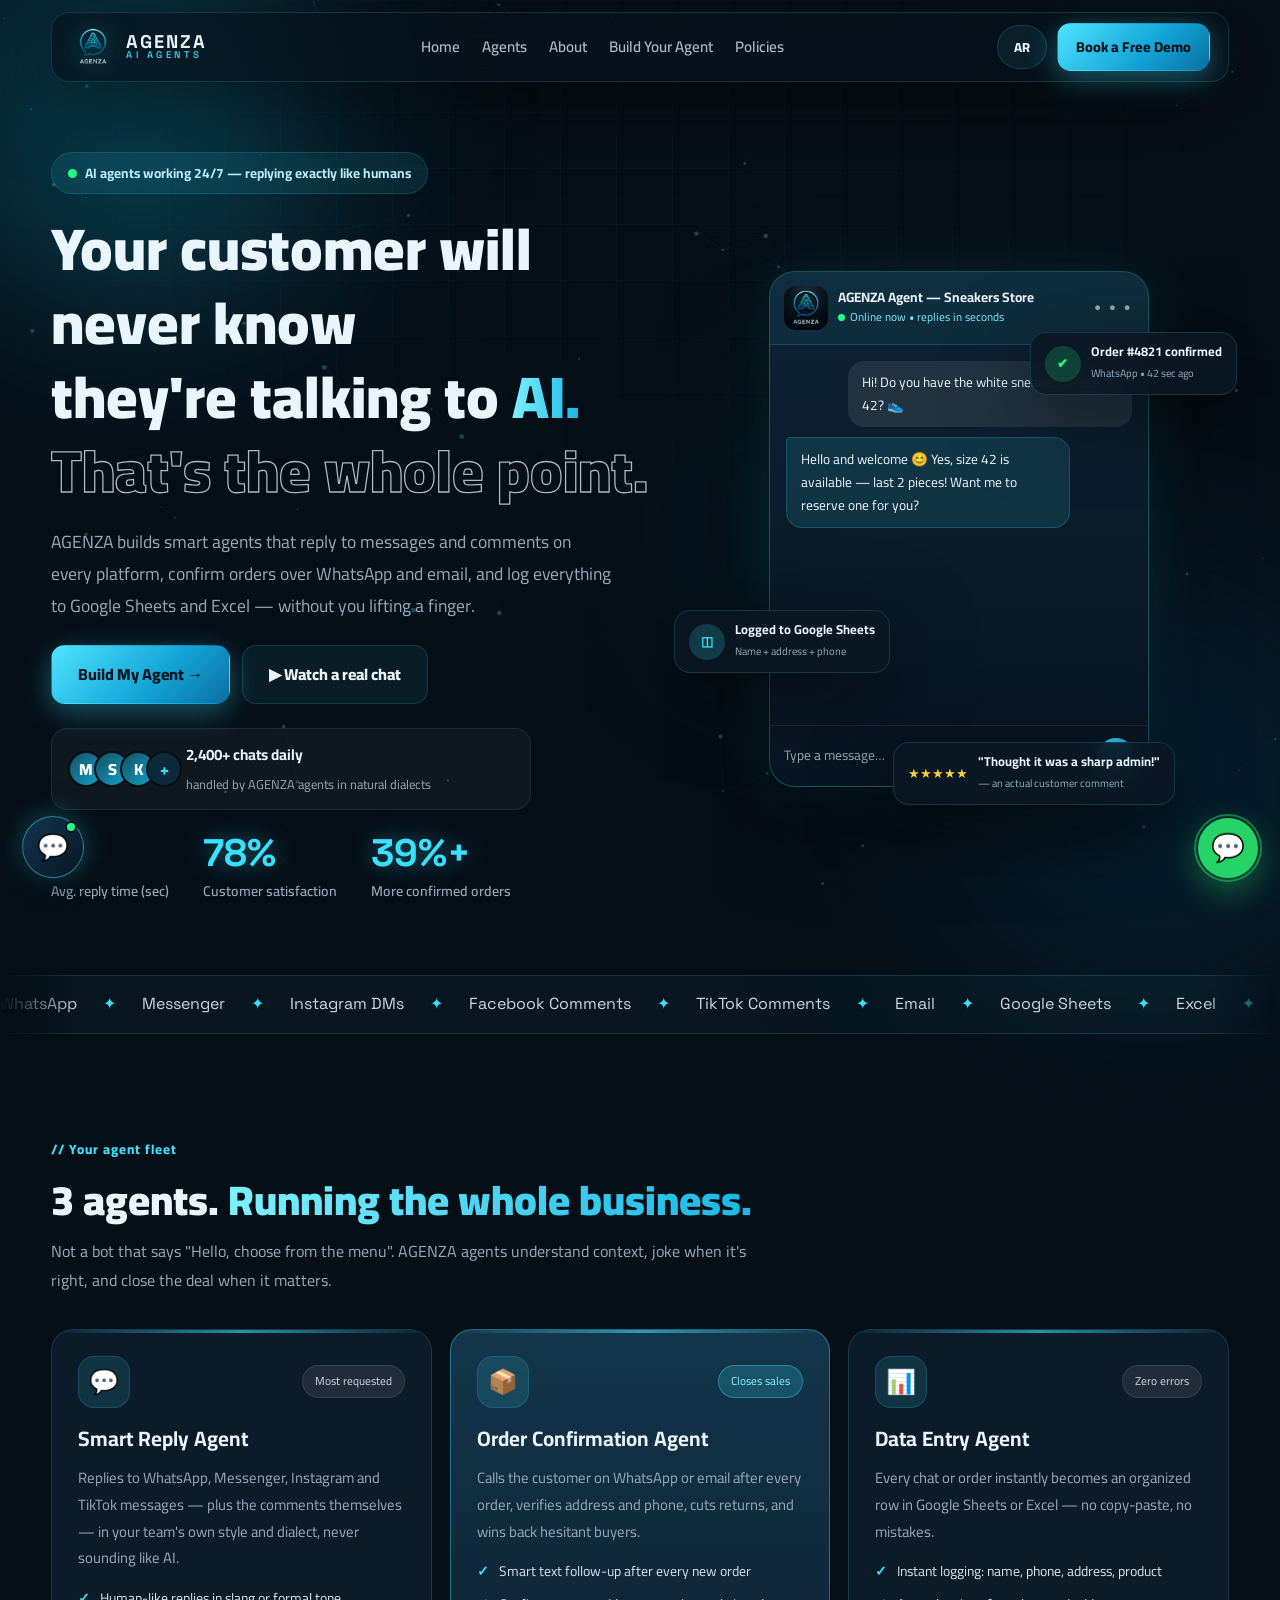
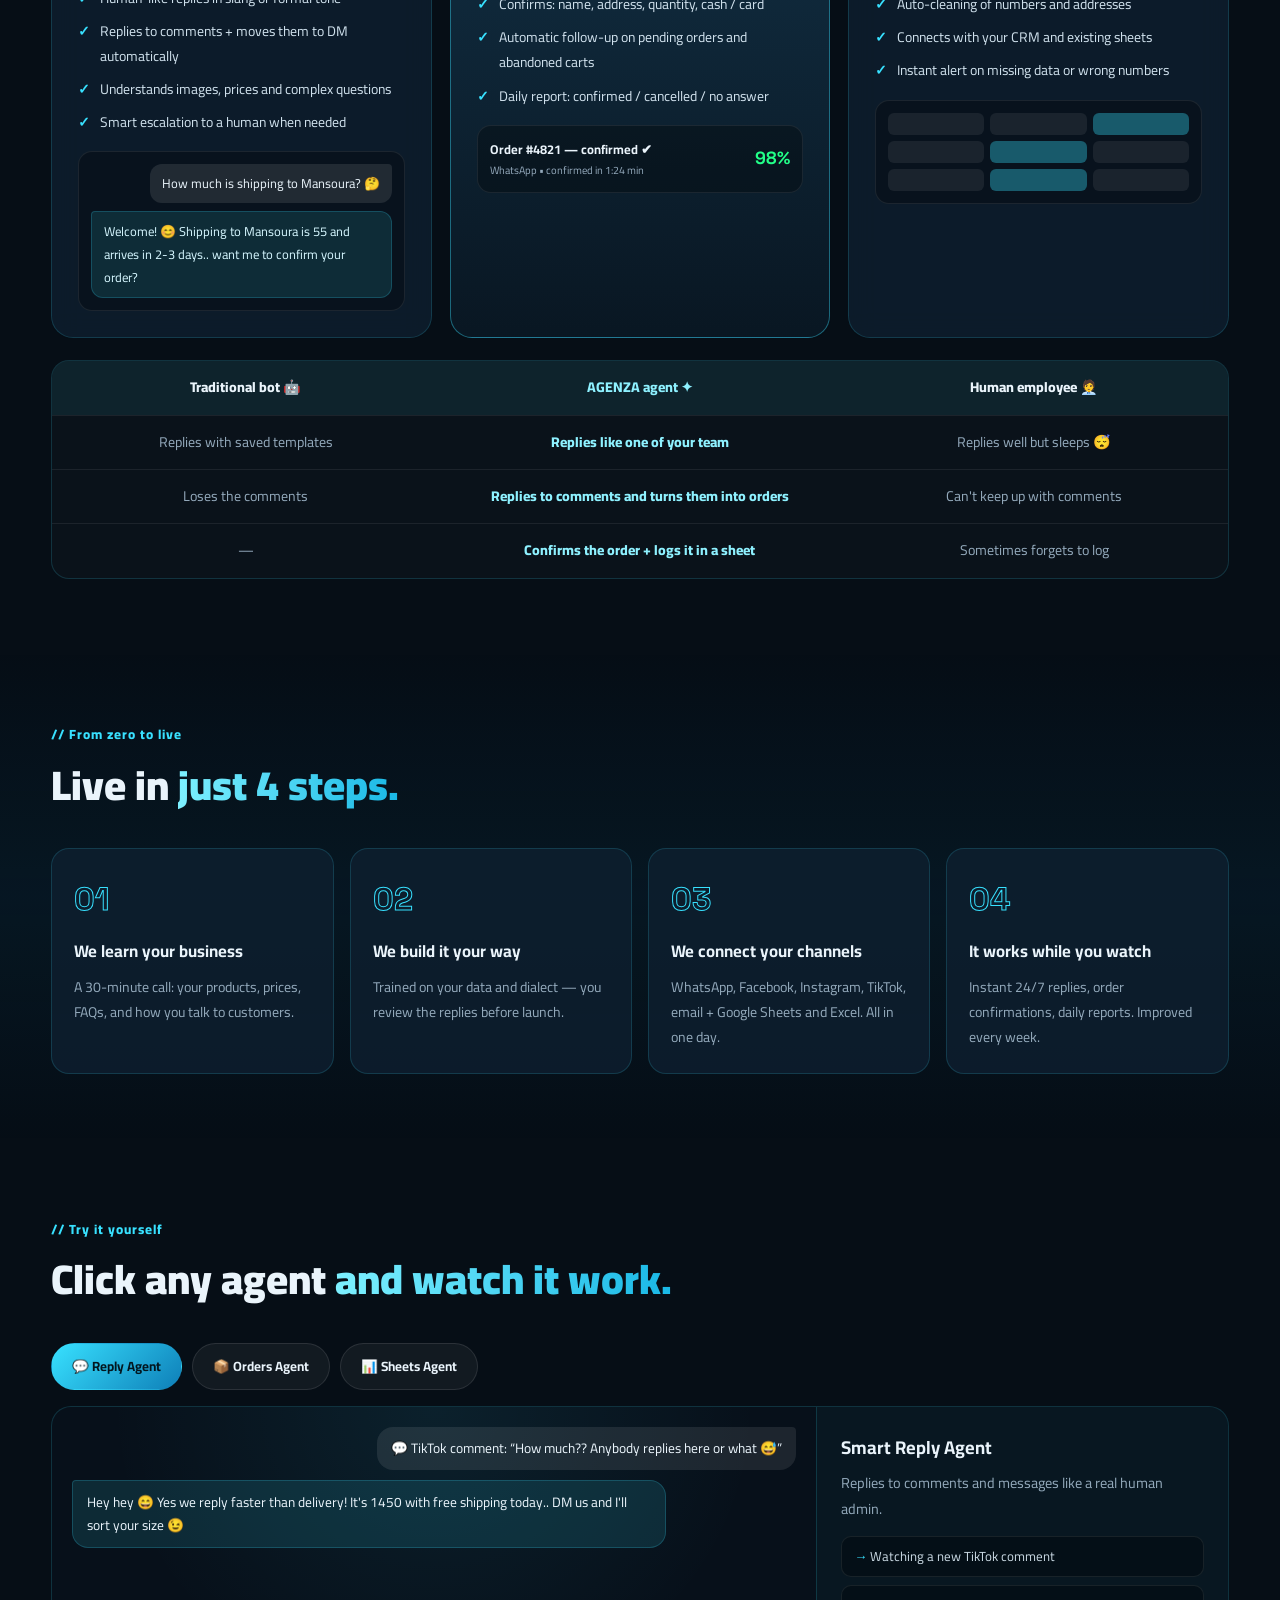
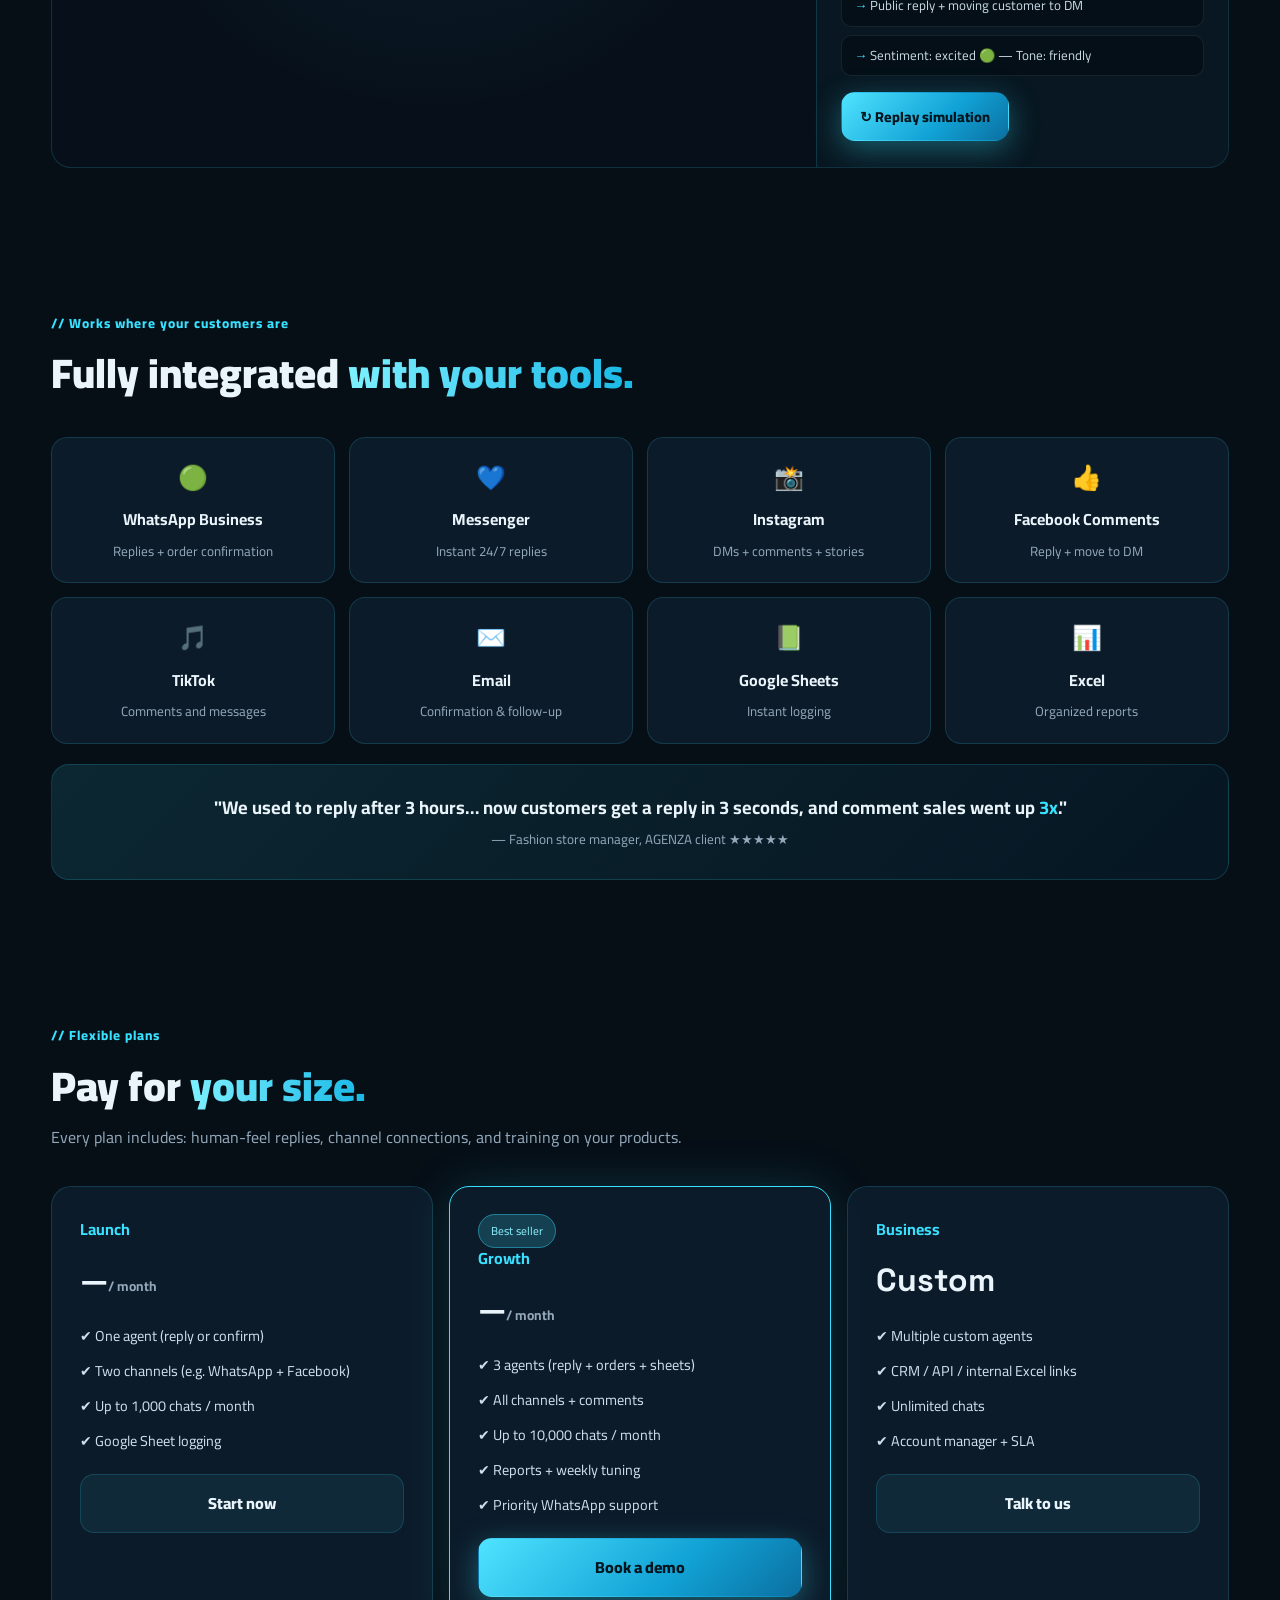
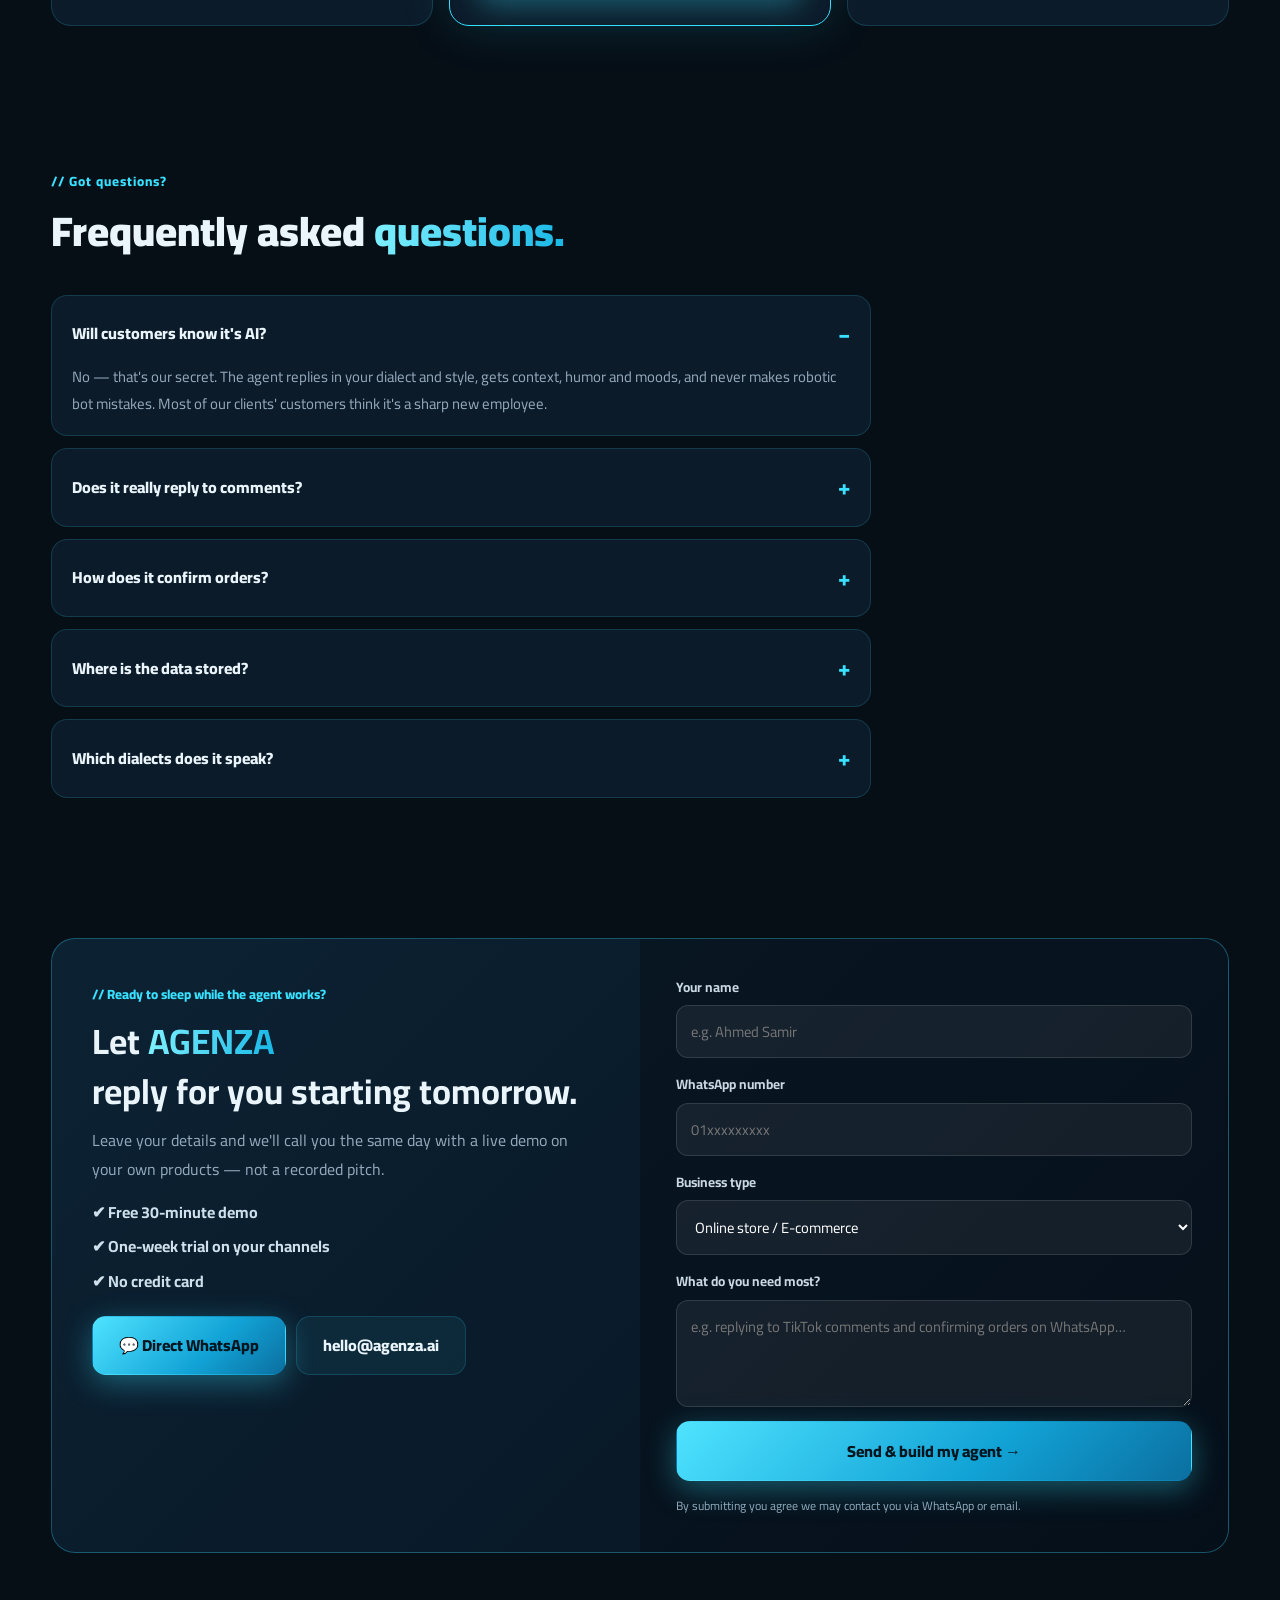
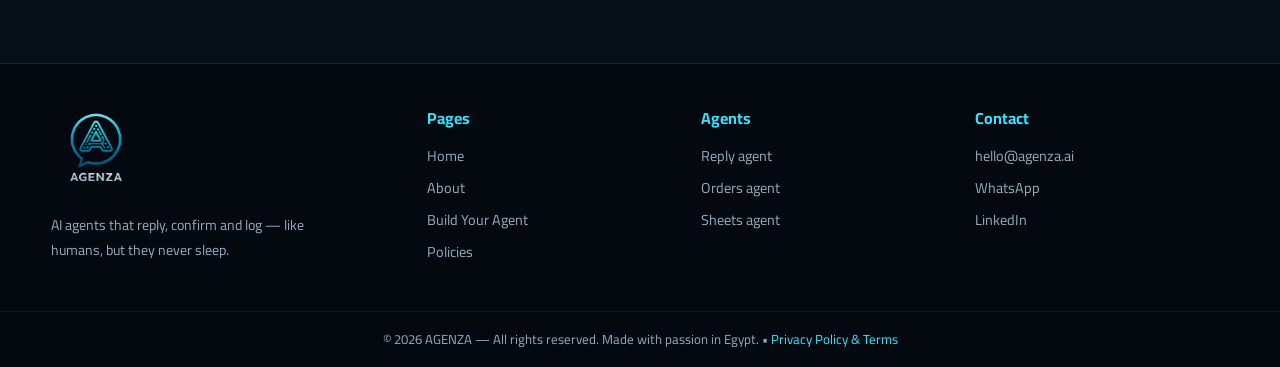
<file: index.html>
<!DOCTYPE html>
<html lang="ar" dir="rtl">
<head>
<meta charset="UTF-8" />
<meta name="viewport" content="width=device-width, initial-scale=1.0" />
<title>AGENZA — وكلاء ذكاء اصطناعي بيردّوا كأنهم بشر</title>
<meta name="description" content="AGENZA — شركة برمجيات بتنشئ وكلاء ذكاء اصطناعي يردوا على عملائك في كل وسائل التواصل والكومنتات كأنهم بشر، يأكدوا الأوردرات ويدخلوا البيانات على جوجل شيت وإكسل." />
<link rel="icon" type="image/png" href="logo/agenza-logo.png" />
<link rel="preconnect" href="https://fonts.googleapis.com" />
<link rel="preconnect" href="https://fonts.gstatic.com" crossorigin />
<link href="https://fonts.googleapis.com/css2?family=Cairo:wght@300;400;500;600;700;800;900&family=Space+Grotesk:wght@400;500;600;700&display=swap" rel="stylesheet" />
<link rel="stylesheet" href="styles.css?v=3" />
</head>
<body>

<!-- Preloader -->
<div id="preloader">
  <div class="loader-inner">
    <img src="logo/agenza-logo.png" alt="AGENZA" />
    <div class="loader-bar"><span></span></div>
    <p>جاري تجهيز وكلائك الأذكياء…</p>
  </div>
</div>

<canvas id="particles"></canvas>
<div class="orb orb-1"></div>
<div class="orb orb-2"></div>
<div class="orb orb-3"></div>
<div class="grid-overlay"></div>

<!-- NAV -->
<header class="nav" id="nav">
  <div class="container nav-inner">
    <a href="#hero" class="brand">
      <img src="logo/agenza-logo.png" alt="AGENZA logo" />
      <span class="brand-text">AGENZA<small>AI AGENTS</small></span>
    </a>
    <nav class="links">
      <a href="index.html">الرئيسية</a>
      <a href="index.html#services">الوكلاء</a>
      <a href="about.html">من نحن</a>
      <a href="builder.html">ابني وكيلك</a>
      <a href="policy.html">السياسات</a>
    </nav>
    <div class="nav-cta">
      <button class="langToggle" title="Switch to English">EN</button>
      <a href="#contact" class="btn btn-primary btn-sm">احجز ديمو مجاني</a>
      <button class="burger" id="burger" aria-label="menu"><span></span><span></span><span></span></button>
    </div>
  </div>
  <div class="mobile-menu" id="mobileMenu">
    <a href="index.html">الرئيسية</a>
    <a href="index.html#services">الوكلاء</a>
    <a href="about.html">من نحن</a>
    <a href="builder.html">ابني وكيلك</a>
    <a href="policy.html">السياسات والشروط</a>
    <a href="#contact">احجز ديمو</a>
    <a class="langToggle" href="index-en.html">EN</a>
  </div>
</header>

<main>
<!-- HERO -->
<section class="hero container" id="hero">
  <div class="hero-copy">
    <div class="badge pulse-dot"><span class="dot"></span> وكلاء AI شغالين 24/7 — بيردّوا كأنهم بشر بالظبط</div>
    <h1>عميلك مش هيعرف<br />إنه بيكلم <span class="grad">ذكاء اصطناعي.</span><br /><span class="outline">وهو ده المطلوب.</span></h1>
    <p class="lead">AGENZA بتبني لك وكلاء أذكياء يردّوا على الرسائل والكومنتات في كل المنصات، يأكّدوا الأوردرات على واتساب وإيميل، ويسجّلوا كل حاجة على Google Sheets وإكسل — من غير ما ترفع إيدك.</p>
    <div class="hero-btns">
      <a href="#contact" class="btn btn-primary glow">ابني الوكيل بتاعي ←</a>
      <a href="#demo" class="btn btn-ghost">▶ شوف محادثة حقيقية</a>
    </div>
    <div class="hero-meta">
      <div class="avatars"><span>م</span><span>س</span><span>ك</span><span>+</span></div>
      <div><strong>+2,400 محادثة يومياً</strong><small>بتتم عبر وكلاء AGENZA بلهجات عربية طبيعية</small></div>
    </div>
    <div class="mini-stats">
      <div><b data-count="3">0</b><span>ثواني متوسط الرد</span></div>
      <div><b><span data-count="98">0</span>%</b><span>رضا العملاء</span></div>
      <div><b><span data-count="40">0</span>%+</b><span>زيادة تأكيد الأوردرات</span></div>
    </div>
  </div>

  <div class="hero-visual">
    <div class="phone-wrap tilt">
      <div class="phone-glow"></div>
      <div class="chat-card">
        <div class="chat-head">
          <img src="logo/agenza-logo-bg.png" alt="" />
          <div><strong>وكيل AGENZA — متجر Sneakers</strong><small><i></i> متصل الآن • بيرد خلال ثواني</small></div>
          <div class="chat-icons">● ● ●</div>
        </div>
        <div class="chat-body" id="heroChat"></div>
        <div class="chat-input"><span>اكتب رسالة…</span><button>➤</button></div>
      </div>
      <div class="float-card fc-1">
        <div class="fc-icon">✔</div>
        <div><strong>تم تأكيد أوردر #4821</strong><small>واتساب • من 42 ثانية</small></div>
      </div>
      <div class="float-card fc-2">
        <div class="fc-icon sheet">◫</div>
        <div><strong>اتسجل في Google Sheets</strong><small>الاسم + العنوان + التليفون</small></div>
      </div>
      <div class="float-card fc-3">
        <div class="stars">★★★★★</div>
        <div><strong>“فكرته أدمن شاطر!”</strong><small>— تعليق عميل فعلي</small></div>
      </div>
    </div>
  </div>
</section>

<!-- MARQUEE -->
<div class="marquee-wrap" dir="ltr">
  <div class="marquee" id="marquee">
    <div class="mq-group">
      <span>WhatsApp</span><i>✦</i><span>Messenger</span><i>✦</i><span>Instagram DMs</span><i>✦</i><span>Facebook Comments</span><i>✦</i><span>TikTok Comments</span><i>✦</i><span>Email</span><i>✦</i><span>Google Sheets</span><i>✦</i><span>Excel</span><i>✦</i>
    </div>
    <div class="mq-group" aria-hidden="true">
      <span>WhatsApp</span><i>✦</i><span>Messenger</span><i>✦</i><span>Instagram DMs</span><i>✦</i><span>Facebook Comments</span><i>✦</i><span>TikTok Comments</span><i>✦</i><span>Email</span><i>✦</i><span>Google Sheets</span><i>✦</i><span>Excel</span><i>✦</i>
    </div>
    <div class="mq-group" aria-hidden="true">
      <span>WhatsApp</span><i>✦</i><span>Messenger</span><i>✦</i><span>Instagram DMs</span><i>✦</i><span>Facebook Comments</span><i>✦</i><span>TikTok Comments</span><i>✦</i><span>Email</span><i>✦</i><span>Google Sheets</span><i>✦</i><span>Excel</span><i>✦</i>
    </div>
    <div class="mq-group" aria-hidden="true">
      <span>WhatsApp</span><i>✦</i><span>Messenger</span><i>✦</i><span>Instagram DMs</span><i>✦</i><span>Facebook Comments</span><i>✦</i><span>TikTok Comments</span><i>✦</i><span>Email</span><i>✦</i><span>Google Sheets</span><i>✦</i><span>Excel</span><i>✦</i>
    </div>
  </div>
</div>

<!-- SERVICES -->
<section class="section container" id="services">
  <div class="sec-head reveal">
    <small>// أسطول الوكلاء بتاعك</small>
    <h2>3 وكلاء. <span class="grad">بيشيلوا البيزنس كله.</span></h2>
    <p>مش بوت بيقول “أهلاً بك، اختر من القائمة”. وكلاء AGENZA بيفهموا السياق، بيهزروا لما ينفع، وبيقفلوا الديل لما لازم.</p>
  </div>
  <div class="cards3">
    <article class="card reveal">
      <div class="card-top"><div class="icon">💬</div><span class="tag">الأكثر طلباً</span></div>
      <h3>وكيل الرد الذكي</h3>
      <p>يرد على رسائل واتساب، ماسنجر، إنستجرام، تيك توك — والكومنتات نفسها — بنفس أسلوب فريقك ولهجتك، من غير ما يبان إنه AI.</p>
      <ul>
        <li>رد بشري بالعامية أو الفصحى حسب عميلك</li>
        <li>رد على الكومنت + تحويله لرسالة خاصة تلقائياً</li>
        <li>فهم الصور والأسعار والاستفسارات المعقدة</li>
        <li>تصعيد ذكي للموظف البشري عند اللزوم</li>
      </ul>
      <div class="mock mini-chat"><span class="m-user">بكام الشحن لإسكندرية؟ 🤔</span><span class="m-ai">أهلاً بيك يا فندم 😊 الشحن لإسكندرية 60 جنيه وبيوصل خلال 2-3 أيام.. تحب أأكدلك الأوردر؟</span></div>
    </article>
    <article class="card featured reveal">
      <div class="card-top"><div class="icon">📦</div><span class="tag hot">بيقفّل مبيعات</span></div>
      <h3>وكيل تأكيد الأوردرات</h3>
      <p>يكلم العميل على واتساب أو إيميل بعد الطلب، يأكد العنوان والتليفون، يقلل المرتجعات، ويرجع العميل المتردد.</p>
      <ul>
        <li>مكالمة نصية ذكية بعد كل أوردر جديد</li>
        <li>تأكيد: الاسم، العنوان، الكمية، الكاش / فيزا</li>
        <li>متابعة تلقائية للأوردرات المعلّقة والسلال المتروكة</li>
        <li>تقرير يومي: مؤكد / ملغي / لم يرد</li>
      </ul>
      <div class="mock order"><div><b>Order #4821 — مؤكد ✔</b><small>واتساب • تم التأكيد في 1:24 دقيقة</small></div><em>98%</em></div>
    </article>
    <article class="card reveal">
      <div class="card-top"><div class="icon">📊</div><span class="tag">بدون أخطاء</span></div>
      <h3>وكيل إدخال البيانات</h3>
      <p>أي محادثة أو أوردر بيتحوّل وحده لصف منظّم في Google Sheets أو Excel — من غير كوبي بيست ولا غلطات.</p>
      <ul>
        <li>تسجيل لحظي: الاسم، التليفون، العنوان، المنتج</li>
        <li>تنظيف وتوحيد الأرقام والعناوين تلقائياً</li>
        <li>ربط مع CRM وشيتاتك الحالية</li>
        <li>تنبيه فوري عند داتا ناقصة أو رقم غلط</li>
      </ul>
      <div class="mock sheet-mock"><span></span><span></span><span class="on"></span><span></span><span class="on"></span><span></span><span></span><span class="on"></span><span></span></div>
    </article>
  </div>

  <div class="compare reveal">
    <div class="cmp-head"><span>البوت التقليدي 🤖</span><span class="agenza">وكيل AGENZA ✦</span><span>موظف بشري 🧑‍💼</span></div>
    <div class="cmp-row"><span>بيرد بقوالب محفوظة</span><strong class="agenza">بيرد كأنه واحد من فريقك</strong><span>بيرد كويس بس بينام 😴</span></div>
    <div class="cmp-row"><span>بيضيع الكومنتات</span><strong class="agenza">بيرد على الكومنت ويحوّله لأوردر</strong><span>مش ملاحق على الكومنتات</span></div>
    <div class="cmp-row"><span>—</span><strong class="agenza">بيأكد الأوردر + يسجّله في شيت</strong><span>بينسى يسجّل أحياناً</span></div>
  </div>
</section>

<!-- HOW -->
<section class="section how" id="how">
  <div class="container">
    <div class="sec-head reveal">
      <small>// من الصفر للتشغيل</small>
      <h2>تشتغل في <span class="grad">4 خطوات بس.</span></h2>
    </div>
    <div class="steps">
      <div class="step reveal"><em>01</em><h4>نفهم البيزنس بتاعك</h4><p>مكالمة 30 دقيقة: منتجاتك، أسعارك، أسئلتك المتكررة، وأسلوب كلامك مع العملاء.</p></div>
      <div class="step reveal"><em>02</em><h4>نبني الوكيل على مزاجك</h4><p>ندرّبه على داتاك ومنتجاتك ولهجتك — مصري، خليجي، فصحى — وتراجع الردود قبل الإطلاق.</p></div>
      <div class="step reveal"><em>03</em><h4>نوصّله بكل قنواتك</h4><p>واتساب، فيسبوك، إنستجرام، تيك توك، إيميل، + Google Sheets وإكسل. كله في يوم واحد.</p></div>
      <div class="step reveal"><em>04</em><h4>يشتغل وانت بتتفرج</h4><p>رد فوري 24/7، تأكيد أوردرات، وتقارير يومية. وكل أسبوع بنحسّن أداءه.</p></div>
    </div>
  </div>
</section>

<!-- DEMO -->
<section class="section container" id="demo">
  <div class="sec-head reveal">
    <small>// جرّب بنفسك</small>
    <h2>دوس على أي وكيل <span class="grad">واتفرج عليه وهو شغال.</span></h2>
  </div>
  <div class="demo-tabs reveal">
    <button class="active" data-tab="reply">💬 وكيل الرد</button>
    <button data-tab="order">📦 وكيل الأوردرات</button>
    <button data-tab="sheet">📊 وكيل الشيتات</button>
  </div>
  <div class="demo-box reveal">
    <div class="demo-chat" id="demoChat"></div>
    <div class="demo-side">
      <h4 id="demoTitle">وكيل الرد الذكي</h4>
      <p id="demoDesc">بيرد على الكومنتات والرسائل كأنه أدمن حقيقي.</p>
      <div class="demo-log" id="demoLog"></div>
      <button class="btn btn-primary btn-sm" id="replayDemo">↻ إعادة المحاكاة</button>
    </div>
  </div>
</section>

<!-- INTEGRATIONS -->
<section class="section container" id="integrations">
  <div class="sec-head reveal">
    <small>// بيشتغل مكان ما عملائك موجودين</small>
    <h2>تكامل كامل <span class="grad">مع أدواتك.</span></h2>
  </div>
  <div class="integ-grid">
    <div class="integ reveal"><i>🟢</i><b>WhatsApp Business</b><small>رد + تأكيد أوردرات</small></div>
    <div class="integ reveal"><i>💙</i><b>Messenger</b><small>رد فوري 24/7</small></div>
    <div class="integ reveal"><i>📸</i><b>Instagram</b><small>DMs + كومنتات + ستوري</small></div>
    <div class="integ reveal"><i>👍</i><b>Facebook Comments</b><small>رد + تحويل لخاص</small></div>
    <div class="integ reveal"><i>🎵</i><b>TikTok</b><small>كومنتات ورسائل</small></div>
    <div class="integ reveal"><i>✉️</i><b>Email</b><small>تأكيد ومتابعة</small></div>
    <div class="integ reveal"><i>📗</i><b>Google Sheets</b><small>تسجيل لحظي</small></div>
    <div class="integ reveal"><i>📊</i><b>Excel</b><small>تقارير منظمة</small></div>
  </div>
  <div class="quote-strip reveal">
    <p>“كنا بنرد بعد 3 ساعات… دلوقتي العميل بياخد رد في 3 ثواني، ومبيعات الكومنتات زادت <b>3 أضعاف</b>.”</p>
    <small>— مدير متجر أزياء، عميل AGENZA ★★★★★</small>
  </div>
</section>

<!-- PRICING -->
<section class="section container" id="pricing">
  <div class="sec-head reveal">
    <small>// باقات مرنة</small>
    <h2>ادفع على قد <span class="grad">شغلك.</span></h2>
    <p>كل الباقات تشمل: رد بشري الإحساس، ربط القنوات، وتدريب على منتجاتك.</p>
  </div>
  <div class="pricing">
    <div class="price reveal"><h4>الانطلاقة</h4><div class="p-num">—<small>/ شهرياً</small></div><ul><li>✔ وكيل واحد (رد أو تأكيد)</li><li>✔ قناتان (مثلاً واتساب + فيسبوك)</li><li>✔ حتى 1,000 محادثة / شهر</li><li>✔ تسجيل في Google Sheet</li></ul><a href="#contact" class="btn btn-ghost">ابدأ الآن</a></div>
    <div class="price pro reveal"><span class="tag hot">الأكثر مبيعاً</span><h4>النمو</h4><div class="p-num">—<small>/ شهرياً</small></div><ul><li>✔ 3 وكلاء (رد + أوردرات + شيت)</li><li>✔ كل القنوات + الكومنتات</li><li>✔ حتى 10,000 محادثة / شهر</li><li>✔ تقارير + تحسين أسبوعي</li><li>✔ دعم أولوية واتساب</li></ul><a href="#contact" class="btn btn-primary">احجز ديمو</a></div>
    <div class="price reveal"><h4>الشركات</h4><div class="p-num">Custom</div><ul><li>✔ وكلاء مخصصين متعددين</li><li>✔ ربط CRM / API / Excel داخلي</li><li>✔ محادثات غير محدودة</li><li>✔ مدير حساب + SLA</li></ul><a href="#contact" class="btn btn-ghost">كلّمنا</a></div>
  </div>
</section>

<!-- FAQ -->
<section class="section container" id="faq">
  <div class="sec-head reveal"><small>// عندك سؤال؟</small><h2>الأسئلة <span class="grad">الشائعة.</span></h2></div>
  <div class="faq">
    <details open class="reveal"><summary>العميل هيعرف إنه بيكلم AI؟</summary><p>لا — وده سر شغلنا. الوكيل بيرد بنفس لهجتك وأسلوبك، بيفهم السياق والنكتة والزعل، وبيغلطش الغلطات الروبوتية بتاعة البوتات التقليدية. أغلب عملائنا عملاؤهم فاكرينه موظف جديد شاطر.</p></details>
    <details class="reveal"><summary>بيرد على الكومنتات فعلاً؟</summary><p>أيوه. بيراقب كومنتات فيسبوك وإنستجرام وتيك توك لحظة بلحظة، يرد عليها علناً بشكل بشري، ولو فيها نية شراء يحوّل العميل لرسالة خاصة ويكمّل معاه لحد الأوردر.</p></details>
    <details class="reveal"><summary>إزاي بيأكد الأوردر؟</summary><p>أول ما الأوردر يدخل، الوكيل يبعت واتساب أو إيميل للعميل، يتأكد من الاسم والعنوان والتليفون وطريقة الدفع، ويسجّل الحالة (مؤكد / ملغي / لم يرد) ويرجع يتابعه لو مردّش.</p></details>
    <details class="reveal"><summary>الداتا بتتسجل فين؟</summary><p>في Google Sheets أو Excel بتاعك مباشرة وبشكل لحظي — كل محادثة = صف منظم. وبننضّف الأرقام والعناوين وننبهك لو حاجة ناقصة.</p></details>
    <details class="reveal"><summary>بيتكلم مصري؟</summary><p>مصري، خليجي، شامي، فصحى — وبيبدّل حسب العميل اللي قدامه. ولو عندك مصطلحات خاصة بمنتجك بندرّبه عليها.</p></details>
  </div>
</section>

<!-- CONTACT -->
<section class="section container" id="contact">
  <div class="contact-box reveal">
    <div class="c-copy">
      <small>// جاهز تنام والوكيل شغال؟</small>
      <h2>خلّي <span class="grad">AGENZA</span><br />ترد مكانك من بكرة.</h2>
      <p>سيب بياناتك وهنكلمك في نفس اليوم بديمو لايف على منتجاتك انت — مش عرض مسجّل.</p>
      <ul class="c-points"><li>✔ ديمو مجاني 30 دقيقة</li><li>✔ تجربة أسبوع على قنواتك</li><li>✔ بدون كارت بنكي</li></ul>
      <div class="c-direct">
        <a href="#" class="btn btn-primary">💬 واتساب مباشر</a>
        <a href="mailto:hello@agenza.ai" class="btn btn-ghost">hello@agenza.ai</a>
      </div>
    </div>
    <form class="c-form" id="leadForm">
      <label>اسمك<input required name="name" placeholder="مثال: أحمد سمير" /></label>
      <label>رقم الواتساب<input required name="phone" placeholder="01xxxxxxxxx" /></label>
      <label>نوع البيزنس
        <select name="biz"><option>متجر أونلاين / E-commerce</option><option>مطعم / كافيه</option><option>عيادة / مركز تجميل</option><option>عقارات</option><option>خدمات / أخرى</option></select>
      </label>
      <label>إيه أكتر حاجة محتاجها؟<textarea name="msg" rows="3" placeholder="مثال: الرد على كومنتات تيك توك وتأكيد الأوردرات على واتساب…"></textarea></label>
      <button class="btn btn-primary glow" type="submit">ابعت وابني وكيلي ←</button>
      <small class="form-note" id="formNote">بالضغط على إرسال انت موافق نتواصل معاك واتساب أو إيميل.</small>
    </form>
  </div>
</section>
</main>

<footer>
  <div class="container foot">
    <div class="f-brand"><img src="logo/agenza-logo.png" alt="AGENZA" /><p>وكلاء ذكاء اصطناعي بيردّوا، بيأكّدوا، وبيسجّلوا — كأنهم بشر، بس مابيناموش.</p></div>
    <div><b>الوكلاء</b><a href="#services">وكيل الرد</a><a href="#services">وكيل الأوردرات</a><a href="#services">وكيل الشيتات</a></div>
    <div><b>الشركة</b><a href="#how">إزاي بنشتغل</a><a href="#pricing">الباقات</a><a href="policy.html">السياسة والشروط</a><a href="#contact">تواصل</a></div>
    <div><b>تواصل</b><a href="mailto:hello@agenza.ai">hello@agenza.ai</a><a href="#">WhatsApp</a><a href="#">LinkedIn</a></div>
  </div>
  <div class="copy">© 2026 AGENZA — All rights reserved. صُنع بشغف في مصر. • <a href="policy.html" style="color:var(--cyan)">سياسة الخصوصية وشروط التعامل</a></div>
</footer>

<a href="#contact" class="sticky-cta">ابني وكيلي ←</a>

<a class="wa-float" href="https://wa.me/201000000000?text=%D8%A3%D9%87%D9%84%D8%A7%D9%8B%20AGENZA" target="_blank" rel="noopener" aria-label="WhatsApp">💬</a>
<script src="script.js?v=2"></script>
<script src="agent-widget.js?v=4"></script>
</body>
</html>
</file>
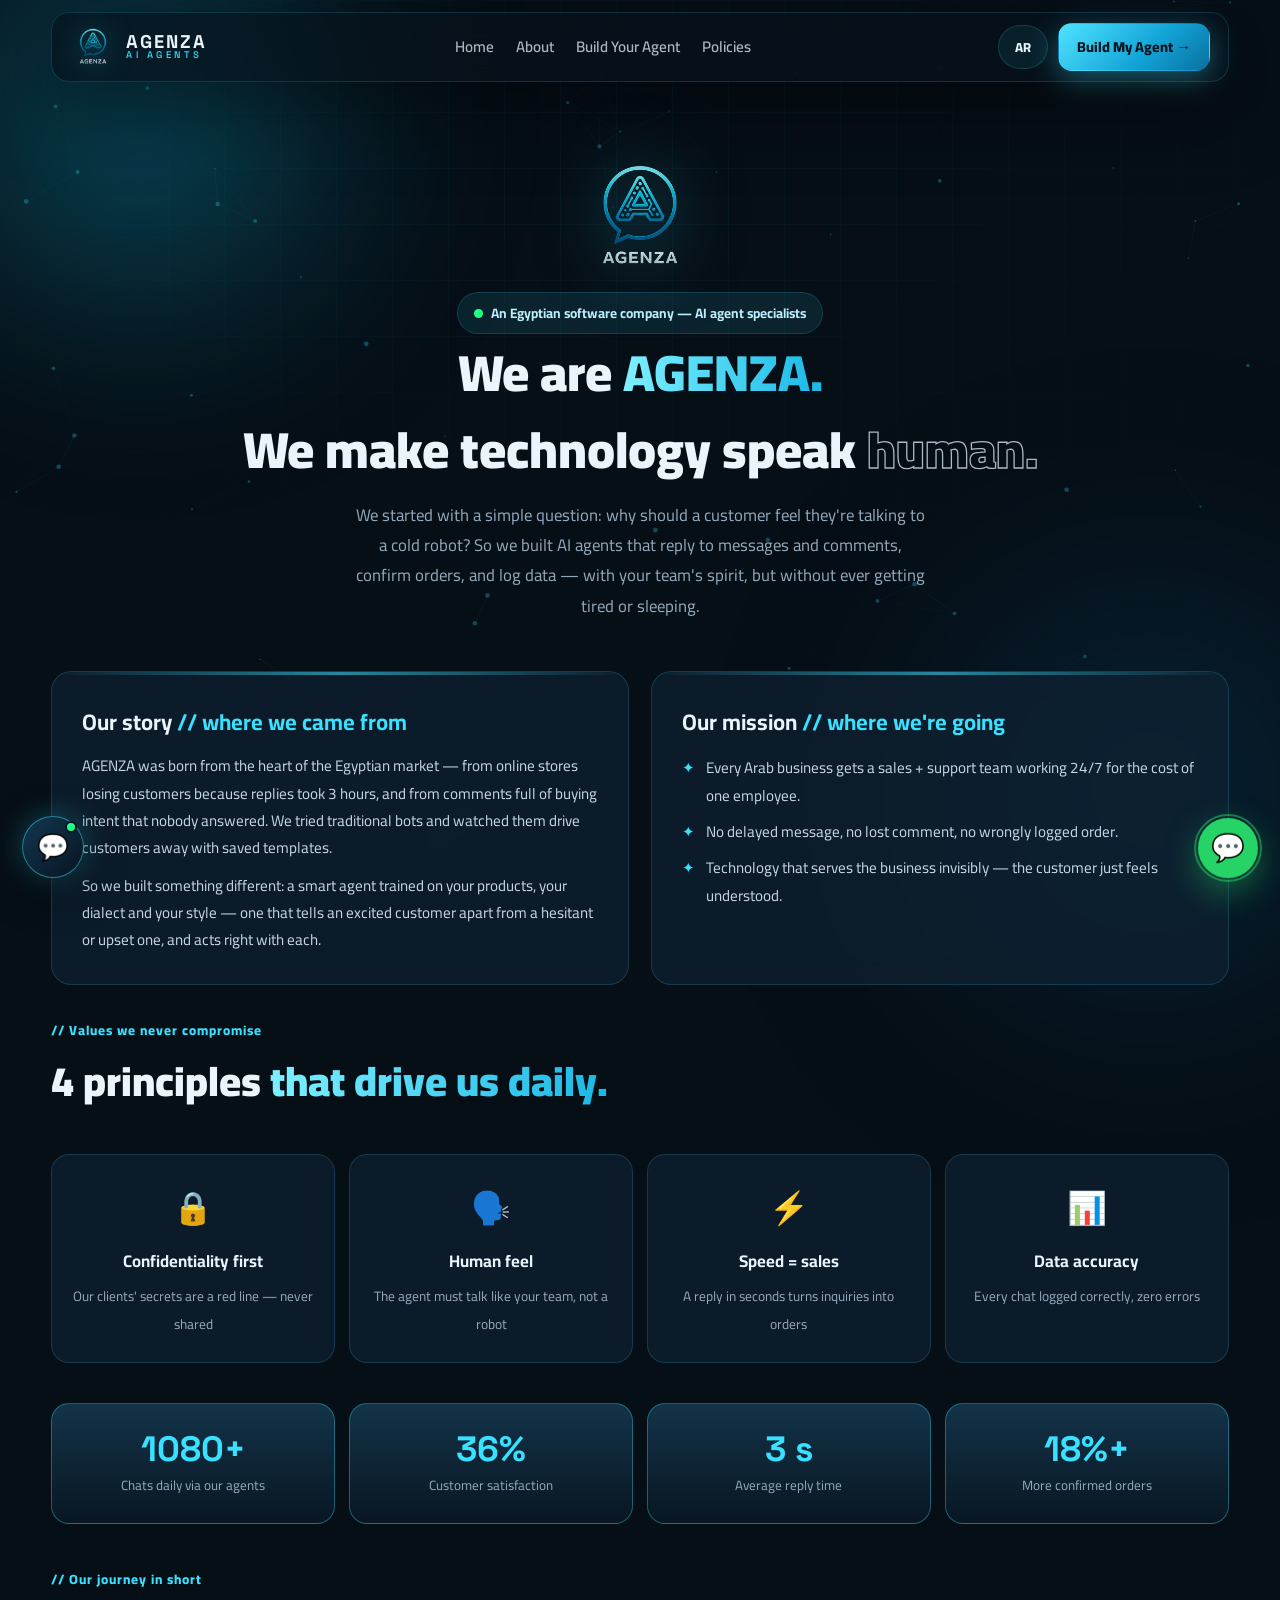
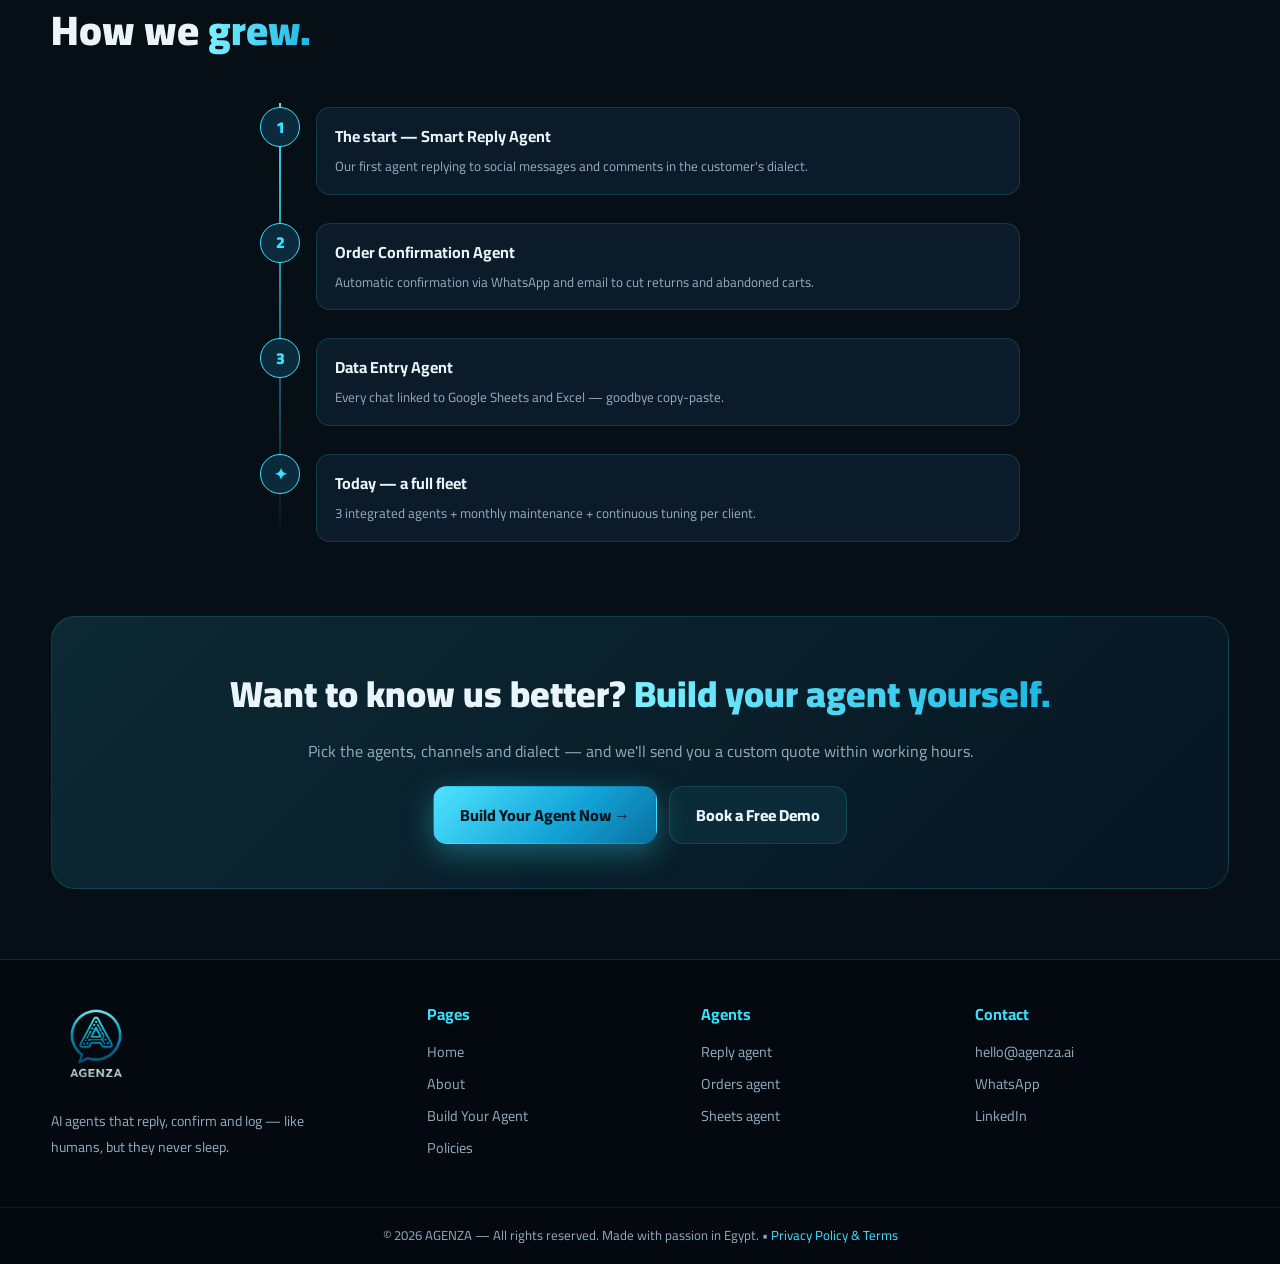
<file: about-en.html>
<!DOCTYPE html>
<html lang="en" dir="ltr">
<head>
<meta charset="UTF-8" />
<meta name="viewport" content="width=device-width, initial-scale=1.0" />
<title>About Us — AGENZA</title>
<meta name="description" content="Meet AGENZA — an Egyptian software company building AI agents that reply like humans." />
<link rel="icon" type="image/png" href="logo/agenza-logo.png" />
<link rel="preconnect" href="https://fonts.googleapis.com" />
<link rel="preconnect" href="https://fonts.gstatic.com" crossorigin />
<link href="https://fonts.googleapis.com/css2?family=Cairo:wght@300;400;500;600;700;800;900&family=Space+Grotesk:wght@400;500;600;700&display=swap" rel="stylesheet" />
<link rel="stylesheet" href="styles.css?v=3" />
<style>
.about-hero{padding:70px 0 20px;text-align:center}
.about-hero h1{font-size:clamp(2rem,4.5vw,3.2rem);font-weight:900;line-height:1.5}
.about-hero p{color:var(--muted);max-width:64ch;margin:12px auto 0;font-size:1.05rem}
.about-hero .logo-big{width:130px;margin:0 auto 10px;display:block;filter:drop-shadow(0 0 35px rgba(56,225,255,.55))}
.story{display:grid;grid-template-columns:1fr 1fr;gap:22px;padding:30px 0}
.story-card{background:var(--card);border:1px solid var(--stroke);border-radius:20px;padding:30px;backdrop-filter:blur(14px);position:relative;overflow:hidden}
.story-card::before{content:'';position:absolute;inset:0 0 auto 0;height:3px;background:linear-gradient(90deg,transparent,var(--cyan),transparent);opacity:.55}
.story-card h2{font-size:1.4rem;margin-bottom:10px}
.story-card h2 span{color:var(--cyan)}
.story-card p,.story-card li{color:#c6d6e2;font-size:.95rem}
.story-card ul{list-style:none;margin-top:12px;display:flex;flex-direction:column;gap:9px}
.story-card ul li{padding-inline-start:24px;position:relative}
.story-card ul li::before{content:'✦';position:absolute;inset-inline-start:0;color:var(--cyan)}
.values{display:grid;grid-template-columns:repeat(4,1fr);gap:14px;padding:10px 0 20px}
.value{background:var(--card);border:1px solid var(--stroke);border-radius:18px;padding:24px 20px;text-align:center;transition:.3s}
.value:hover{transform:translateY(-5px);border-color:var(--cyan)}
.value i{font-style:normal;font-size:2rem}
.value b{display:block;margin:10px 0 4px;font-size:1.05rem}
.value small{color:var(--muted);font-size:.85rem}
.timeline{display:flex;flex-direction:column;gap:0;max-width:760px;margin:10px auto 0;position:relative}
.timeline::before{content:'';position:absolute;top:10px;bottom:10px;inset-inline-start:19px;width:2px;background:linear-gradient(180deg,var(--cyan),transparent)}
.t-item{display:flex;gap:16px;padding:14px 0}
.t-dot{width:40px;height:40px;flex-shrink:0;border-radius:50%;display:grid;place-items:center;background:#0b2a3c;border:1px solid var(--cyan);font-weight:900;color:var(--cyan);z-index:1}
.t-body{background:var(--card);border:1px solid var(--stroke);border-radius:14px;padding:14px 18px;flex:1}
.t-body b{display:block}
.t-body small{color:var(--muted)}
.numbers{display:grid;grid-template-columns:repeat(4,1fr);gap:14px;padding:20px 0 10px}
.num{background:linear-gradient(180deg,rgba(22,58,82,.85),rgba(10,24,36,.9));border:1px solid rgba(56,225,255,.35);border-radius:18px;padding:24px;text-align:center}
.num b{font-family:'Space Grotesk';font-size:2.2rem;color:var(--cyan);display:block;line-height:1.2}
.num small{color:var(--muted)}
.cta-band{margin:30px 0 70px;text-align:center;background:linear-gradient(135deg,rgba(56,225,255,.13),rgba(14,127,184,.08));border:1px solid var(--stroke);border-radius:24px;padding:44px 24px}
.cta-band h2{font-size:clamp(1.5rem,3.5vw,2.3rem);font-weight:900}
.cta-band p{color:var(--muted);margin:10px 0 20px}
.cta-band .row{display:flex;gap:12px;justify-content:center;flex-wrap:wrap}
@media(max-width:900px){.story{grid-template-columns:1fr}.values,.numbers{grid-template-columns:repeat(2,1fr)}}
</style>
</head>
<body>

<div id="preloader">
  <div class="loader-inner">
    <img src="logo/agenza-logo.png" alt="AGENZA" />
    <div class="loader-bar"><span></span></div>
    <p>Welcome to the world of AGENZA…</p>
  </div>
</div>

<canvas id="particles"></canvas>
<div class="orb orb-1"></div>
<div class="orb orb-2"></div>
<div class="grid-overlay"></div>

<header class="nav">
  <div class="container nav-inner">
    <a href="index-en.html" class="brand">
      <img src="logo/agenza-logo.png" alt="AGENZA logo" />
      <span class="brand-text">AGENZA<small>AI AGENTS</small></span>
    </a>
    <nav class="links">
      <a href="index-en.html">Home</a>
      <a href="about-en.html">About</a>
      <a href="builder-en.html">Build Your Agent</a>
      <a href="policy-en.html">Policies</a>
    </nav>
    <div class="nav-cta">
      <button class="langToggle" title="التبديل للعربية">AR</button>
      <a href="builder-en.html" class="btn btn-primary btn-sm">Build My Agent →</a>
      <button class="burger" id="burger" aria-label="menu"><span></span><span></span><span></span></button>
    </div>
  </div>
  <div class="mobile-menu" id="mobileMenu">
    <a href="index-en.html">Home</a>
    <a href="about-en.html">About</a>
    <a href="builder-en.html">Build Your Agent</a>
    <a href="policy-en.html">Policies</a>
    <a href="index-en.html#contact">Book a Demo</a>
    <a class="langToggle" href="about.html">AR</a>
  </div>
</header>

<main>
  <section class="container about-hero">
    <img class="logo-big" src="logo/agenza-logo.png" alt="AGENZA" />
    <div class="badge pulse-dot"><span class="dot"></span> An Egyptian software company — AI agent specialists</div>
    <h1>We are <span class="grad">AGENZA.</span><br />We make technology speak <span class="outline">human.</span></h1>
    <p>We started with a simple question: why should a customer feel they're talking to a cold robot? So we built AI agents that reply to messages and comments, confirm orders, and log data — with your team's spirit, but without ever getting tired or sleeping.</p>
  </section>

  <section class="container story">
    <div class="story-card">
      <h2>Our story <span>// where we came from</span></h2>
      <p>AGENZA was born from the heart of the Egyptian market — from online stores losing customers because replies took 3 hours, and from comments full of buying intent that nobody answered. We tried traditional bots and watched them drive customers away with saved templates.</p>
      <p style="margin-top:10px">So we built something different: a smart agent trained on your products, your dialect and your style — one that tells an excited customer apart from a hesitant or upset one, and acts right with each.</p>
    </div>
    <div class="story-card">
      <h2>Our mission <span>// where we're going</span></h2>
      <ul>
        <li>Every Arab business gets a sales + support team working 24/7 for the cost of one employee.</li>
        <li>No delayed message, no lost comment, no wrongly logged order.</li>
        <li>Technology that serves the business invisibly — the customer just feels understood.</li>
      </ul>
    </div>
  </section>

  <section class="container">
    <div class="sec-head">
      <small>// Values we never compromise</small>
      <h2>4 principles <span class="grad">that drive us daily.</span></h2>
    </div>
    <div class="values">
      <div class="value"><i>🔒</i><b>Confidentiality first</b><small>Our clients' secrets are a red line — never shared</small></div>
      <div class="value"><i>🗣️</i><b>Human feel</b><small>The agent must talk like your team, not a robot</small></div>
      <div class="value"><i>⚡</i><b>Speed = sales</b><small>A reply in seconds turns inquiries into orders</small></div>
      <div class="value"><i>📊</i><b>Data accuracy</b><small>Every chat logged correctly, zero errors</small></div>
    </div>
  </section>

  <section class="container">
    <div class="numbers">
      <div class="num"><b><span data-count="2400">0</span>+</b><small>Chats daily via our agents</small></div>
      <div class="num"><b><span data-count="98">0</span>%</b><small>Customer satisfaction</small></div>
      <div class="num"><b><span data-count="3">0</span> s</b><small>Average reply time</small></div>
      <div class="num"><b><span data-count="40">0</span>%+</b><small>More confirmed orders</small></div>
    </div>
  </section>

  <section class="container" style="padding:30px 0">
    <div class="sec-head">
      <small>// Our journey in short</small>
      <h2>How we <span class="grad">grew.</span></h2>
    </div>
    <div class="timeline">
      <div class="t-item"><div class="t-dot">1</div><div class="t-body"><b>The start — Smart Reply Agent</b><small>Our first agent replying to social messages and comments in the customer's dialect.</small></div></div>
      <div class="t-item"><div class="t-dot">2</div><div class="t-body"><b>Order Confirmation Agent</b><small>Automatic confirmation via WhatsApp and email to cut returns and abandoned carts.</small></div></div>
      <div class="t-item"><div class="t-dot">3</div><div class="t-body"><b>Data Entry Agent</b><small>Every chat linked to Google Sheets and Excel — goodbye copy-paste.</small></div></div>
      <div class="t-item"><div class="t-dot">✦</div><div class="t-body"><b>Today — a full fleet</b><small>3 integrated agents + monthly maintenance + continuous tuning per client.</small></div></div>
    </div>
  </section>

  <section class="container">
    <div class="cta-band">
      <h2>Want to know us better? <span class="grad">Build your agent yourself.</span></h2>
      <p>Pick the agents, channels and dialect — and we'll send you a custom quote within working hours.</p>
      <div class="row">
        <a href="builder-en.html" class="btn btn-primary glow">Build Your Agent Now →</a>
        <a href="index-en.html#contact" class="btn btn-ghost">Book a Free Demo</a>
      </div>
    </div>
  </section>
</main>

<footer>
  <div class="container foot">
    <div class="f-brand"><img src="logo/agenza-logo.png" alt="AGENZA" /><p>AI agents that reply, confirm and log — like humans, but they never sleep.</p></div>
    <div><b>Pages</b><a href="index-en.html">Home</a><a href="about-en.html">About</a><a href="builder-en.html">Build Your Agent</a><a href="policy-en.html">Policies</a></div>
    <div><b>Agents</b><a href="index-en.html#services">Reply agent</a><a href="index-en.html#services">Orders agent</a><a href="index-en.html#services">Sheets agent</a></div>
    <div><b>Contact</b><a href="mailto:hello@agenza.ai">hello@agenza.ai</a><a href="#">WhatsApp</a><a href="#">LinkedIn</a></div>
  </div>
  <div class="copy">© 2026 AGENZA — All rights reserved. Made with passion in Egypt. • <a href="policy-en.html" style="color:var(--cyan)">Privacy Policy &amp; Terms</a></div>
</footer>

<a class="wa-float" href="https://wa.me/201000000000?text=%D8%A3%D9%87%D9%84%D8%A7%D9%8B%20AGENZA" target="_blank" rel="noopener" aria-label="WhatsApp">💬</a>
<script src="script.js?v=2"></script>
<script src="agent-widget.js?v=4"></script>
</body>
</html>
</file>
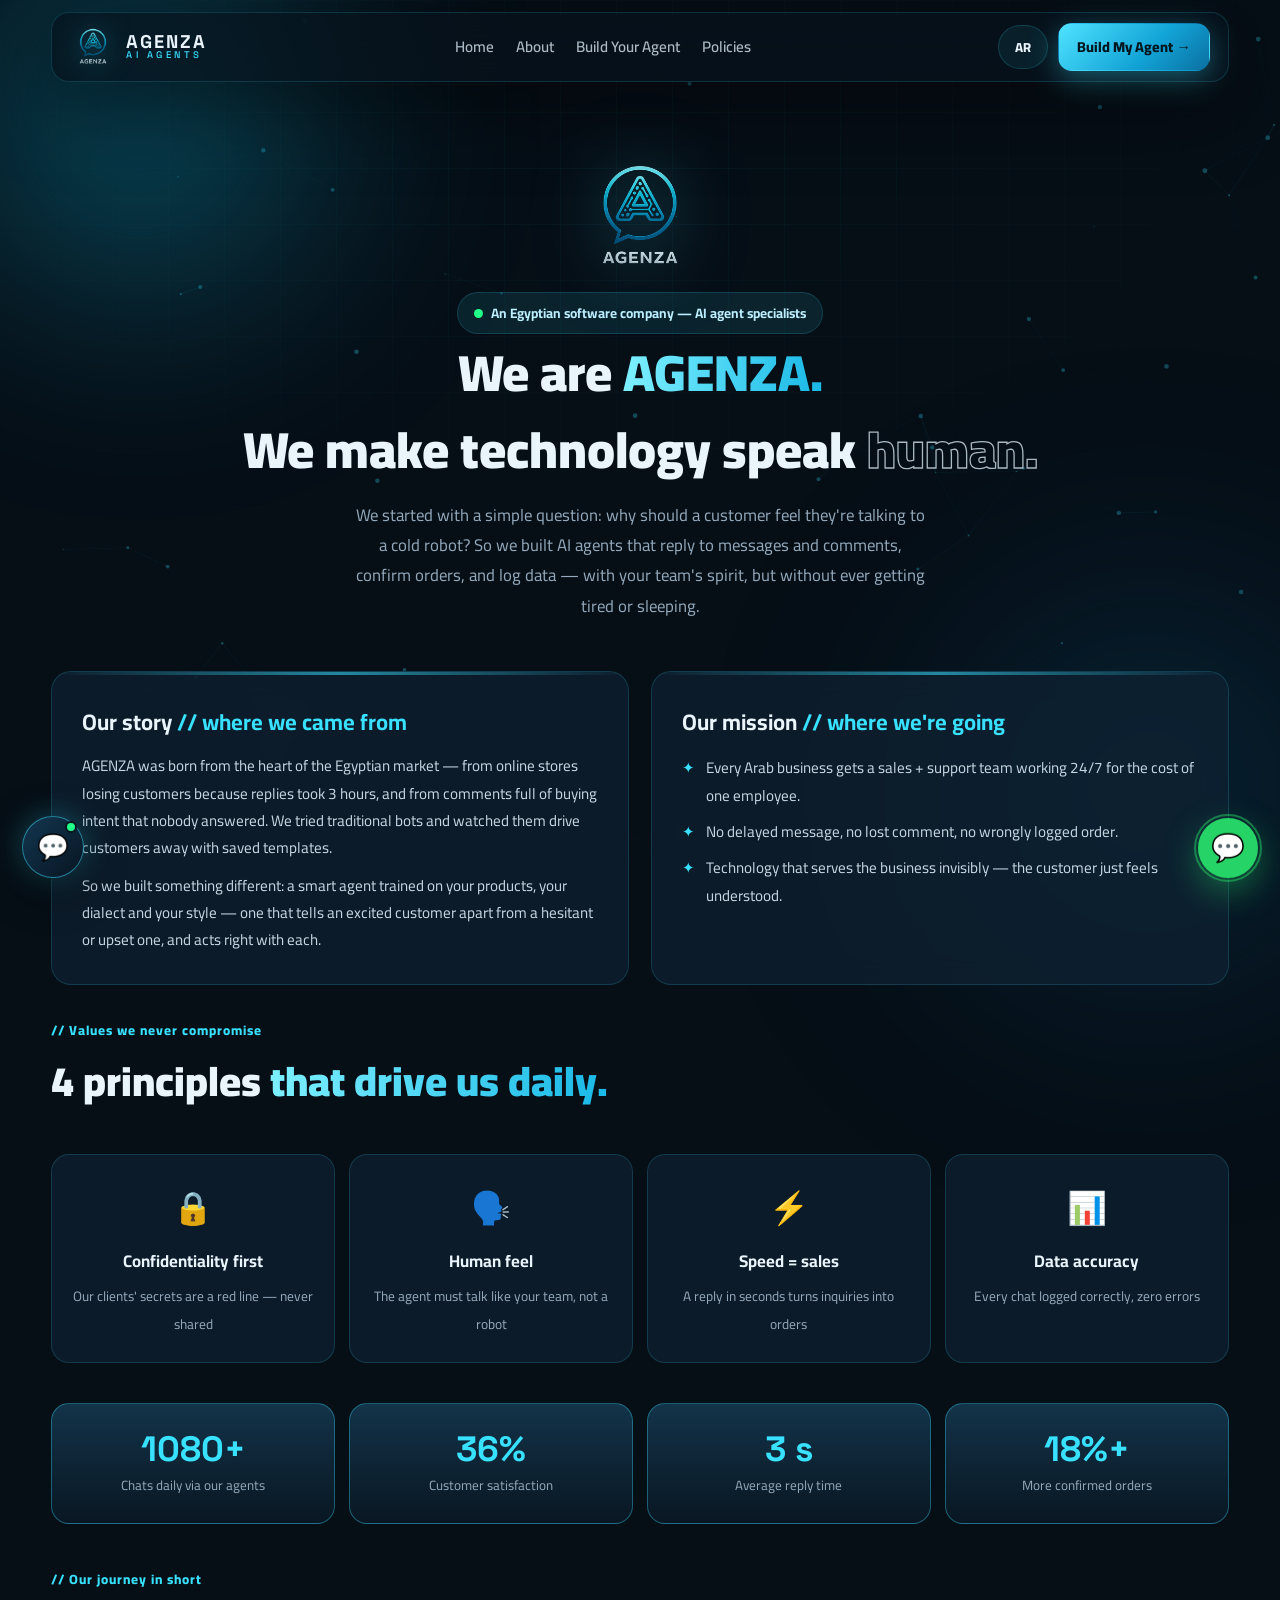
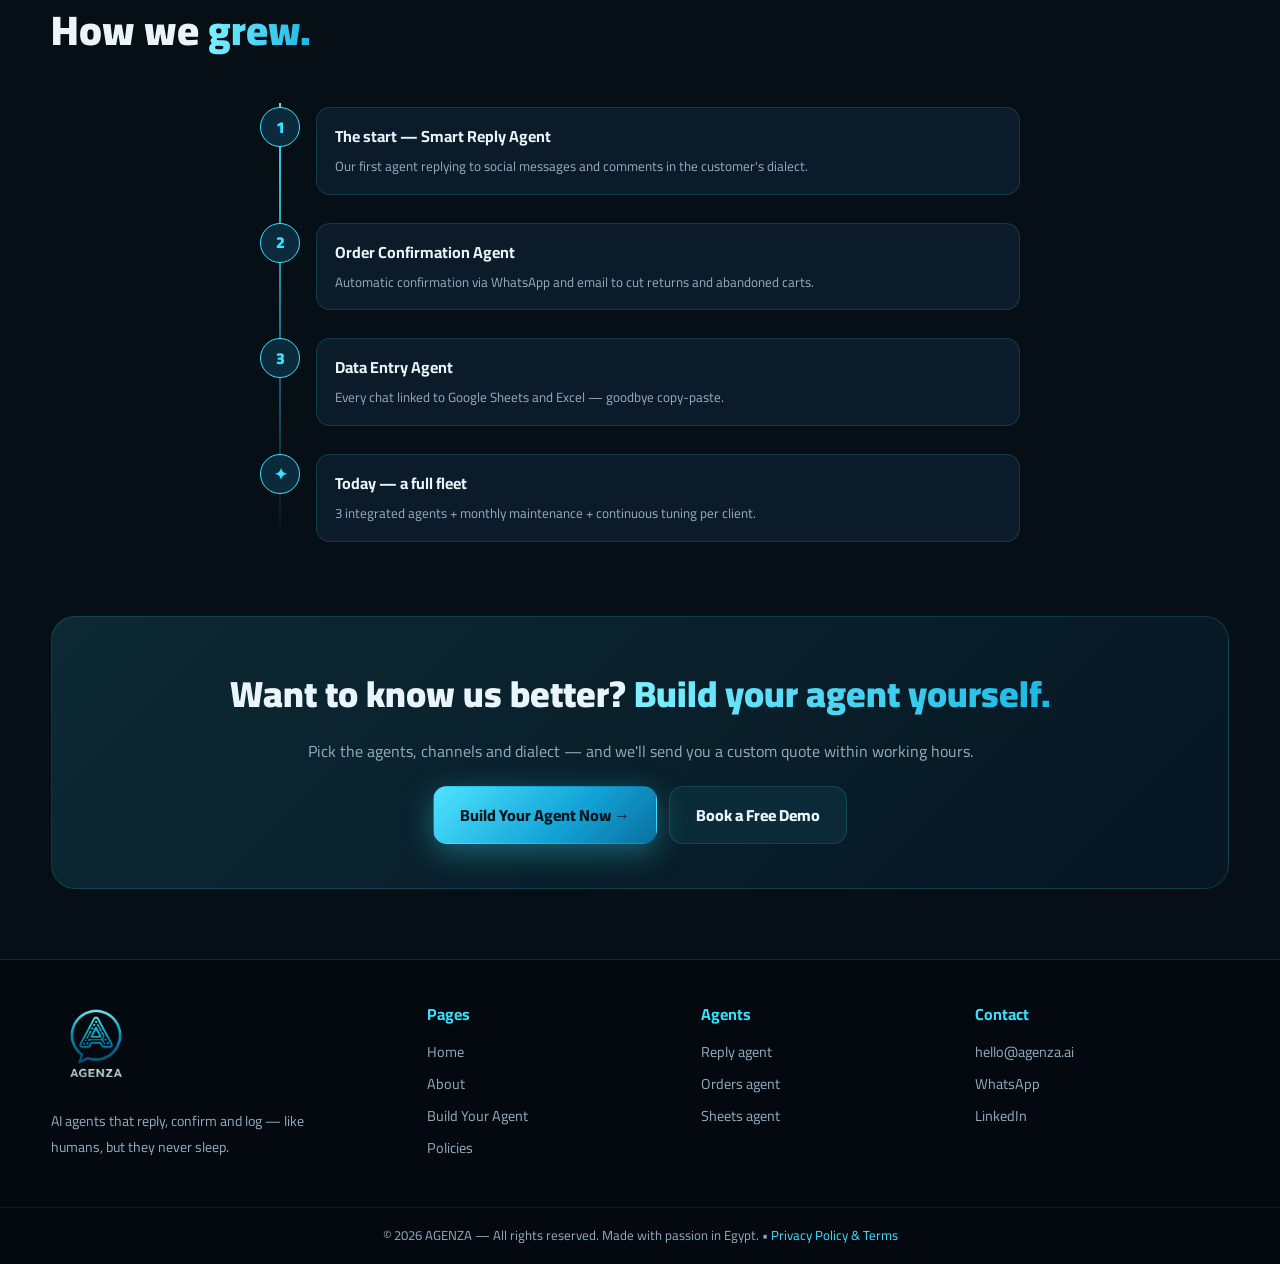
<file: about.html>
<!DOCTYPE html>
<html lang="ar" dir="rtl">
<head>
<meta charset="UTF-8" />
<meta name="viewport" content="width=device-width, initial-scale=1.0" />
<title>من نحن — AGENZA</title>
<meta name="description" content="تعرّف على AGENZA — شركة برمجيات مصرية بتبني وكلاء ذكاء اصطناعي بيردّوا كأنهم بشر." />
<link rel="icon" type="image/png" href="logo/agenza-logo.png" />
<link rel="preconnect" href="https://fonts.googleapis.com" />
<link rel="preconnect" href="https://fonts.gstatic.com" crossorigin />
<link href="https://fonts.googleapis.com/css2?family=Cairo:wght@300;400;500;600;700;800;900&family=Space+Grotesk:wght@400;500;600;700&display=swap" rel="stylesheet" />
<link rel="stylesheet" href="styles.css?v=3" />
<style>
.about-hero{padding:70px 0 20px;text-align:center}
.about-hero h1{font-size:clamp(2rem,4.5vw,3.2rem);font-weight:900;line-height:1.5}
.about-hero p{color:var(--muted);max-width:64ch;margin:12px auto 0;font-size:1.05rem}
.about-hero .logo-big{width:130px;margin:0 auto 10px;display:block;filter:drop-shadow(0 0 35px rgba(56,225,255,.55))}
.story{display:grid;grid-template-columns:1fr 1fr;gap:22px;padding:30px 0}
.story-card{background:var(--card);border:1px solid var(--stroke);border-radius:20px;padding:30px;backdrop-filter:blur(14px);position:relative;overflow:hidden}
.story-card::before{content:'';position:absolute;inset:0 0 auto 0;height:3px;background:linear-gradient(90deg,transparent,var(--cyan),transparent);opacity:.55}
.story-card h2{font-size:1.4rem;margin-bottom:10px}
.story-card h2 span{color:var(--cyan)}
.story-card p,.story-card li{color:#c6d6e2;font-size:.95rem}
.story-card ul{list-style:none;margin-top:12px;display:flex;flex-direction:column;gap:9px}
.story-card ul li{padding-inline-start:24px;position:relative}
.story-card ul li::before{content:'✦';position:absolute;inset-inline-start:0;color:var(--cyan)}
.values{display:grid;grid-template-columns:repeat(4,1fr);gap:14px;padding:10px 0 20px}
.value{background:var(--card);border:1px solid var(--stroke);border-radius:18px;padding:24px 20px;text-align:center;transition:.3s}
.value:hover{transform:translateY(-5px);border-color:var(--cyan)}
.value i{font-style:normal;font-size:2rem}
.value b{display:block;margin:10px 0 4px;font-size:1.05rem}
.value small{color:var(--muted);font-size:.85rem}
.timeline{display:flex;flex-direction:column;gap:0;max-width:760px;margin:10px auto 0;position:relative}
.timeline::before{content:'';position:absolute;top:10px;bottom:10px;inset-inline-start:19px;width:2px;background:linear-gradient(180deg,var(--cyan),transparent)}
.t-item{display:flex;gap:16px;padding:14px 0}
.t-dot{width:40px;height:40px;flex-shrink:0;border-radius:50%;display:grid;place-items:center;background:#0b2a3c;border:1px solid var(--cyan);font-weight:900;color:var(--cyan);z-index:1}
.t-body{background:var(--card);border:1px solid var(--stroke);border-radius:14px;padding:14px 18px;flex:1}
.t-body b{display:block}
.t-body small{color:var(--muted)}
.numbers{display:grid;grid-template-columns:repeat(4,1fr);gap:14px;padding:20px 0 10px}
.num{background:linear-gradient(180deg,rgba(22,58,82,.85),rgba(10,24,36,.9));border:1px solid rgba(56,225,255,.35);border-radius:18px;padding:24px;text-align:center}
.num b{font-family:'Space Grotesk';font-size:2.2rem;color:var(--cyan);display:block;line-height:1.2}
.num small{color:var(--muted)}
.cta-band{margin:30px 0 70px;text-align:center;background:linear-gradient(135deg,rgba(56,225,255,.13),rgba(14,127,184,.08));border:1px solid var(--stroke);border-radius:24px;padding:44px 24px}
.cta-band h2{font-size:clamp(1.5rem,3.5vw,2.3rem);font-weight:900}
.cta-band p{color:var(--muted);margin:10px 0 20px}
.cta-band .row{display:flex;gap:12px;justify-content:center;flex-wrap:wrap}
@media(max-width:900px){.story{grid-template-columns:1fr}.values,.numbers{grid-template-columns:repeat(2,1fr)}}
</style>
</head>
<body>

<div id="preloader">
  <div class="loader-inner">
    <img src="logo/agenza-logo.png" alt="AGENZA" />
    <div class="loader-bar"><span></span></div>
    <p>أهلاً بيك في عالم AGENZA…</p>
  </div>
</div>

<canvas id="particles"></canvas>
<div class="orb orb-1"></div>
<div class="orb orb-2"></div>
<div class="grid-overlay"></div>

<header class="nav">
  <div class="container nav-inner">
    <a href="index.html" class="brand">
      <img src="logo/agenza-logo.png" alt="AGENZA logo" />
      <span class="brand-text">AGENZA<small>AI AGENTS</small></span>
    </a>
    <nav class="links">
      <a href="index.html">الرئيسية</a>
      <a href="about.html">من نحن</a>
      <a href="builder.html">ابني وكيلك</a>
      <a href="policy.html">السياسات</a>
    </nav>
    <div class="nav-cta">
      <button class="langToggle" title="Switch to English">EN</button>
      <a href="builder.html" class="btn btn-primary btn-sm">ابني وكيلي ←</a>
      <button class="burger" id="burger" aria-label="menu"><span></span><span></span><span></span></button>
    </div>
  </div>
  <div class="mobile-menu" id="mobileMenu">
    <a href="index.html">الرئيسية</a>
    <a href="about.html">من نحن</a>
    <a href="builder.html">ابني وكيلك</a>
    <a href="policy.html">السياسات والشروط</a>
    <a href="index.html#contact">احجز ديمو</a>
    <a class="langToggle" href="about-en.html">EN</a>
  </div>
</header>

<main>
  <section class="container about-hero">
    <img class="logo-big" src="logo/agenza-logo.png" alt="AGENZA" />
    <div class="badge pulse-dot"><span class="dot"></span> شركة برمجيات مصرية — متخصصون في وكلاء الذكاء الاصطناعي</div>
    <h1>إحنا <span class="grad">AGENZA.</span><br />بنخلي التكنولوجيا تتكلم <span class="outline">بشري.</span></h1>
    <p>بدأنا بسؤال بسيط: ليه العميل يحس إنه بيكلم روبوت بارد؟ فبنينا وكلاء AI بيردّوا على الرسائل والكومنتات، بيأكّدوا الأوردرات، وبيسجّلوا الداتا — بنفس روح فريقك، بس من غير ما يتعبوا أو يناموا.</p>
  </section>

  <section class="container story">
    <div class="story-card">
      <h2>قصتنا <span>// منين جينا</span></h2>
      <p>AGENZA اتولدت من قلب السوق المصري — من متاجر أونلاين كانت بتضيع عملاء عشان الرد بيتأخر 3 ساعات، ومن كومنتات فيها نية شراء محدش بيرد عليها. جرّبنا البوتات التقليدية ولقيناها بتطفّش العميل بقوالب محفوظة.</p>
      <p style="margin-top:10px">فقررنا نبني حاجة مختلفة: وكيل ذكي مدرب على منتجاتك ولهجتك وأسلوبك، يفرّق بين العميل المتحمس والمتردد والزعلان — ويتصرف صح مع كل واحد.</p>
    </div>
    <div class="story-card">
      <h2>مهمتنا <span>// رايحين فين</span></h2>
      <ul>
        <li>كل بيزنس عربي يبقى عنده فريق مبيعات وخدمة عملاء شغال 24/7 بتكلفة موظف واحد.</li>
        <li>مفيش رسالة تتأخر، مفيش كومنت يضيع، مفيش أوردر يتسجل غلط.</li>
        <li>التكنولوجيا تخدم البيزنس من غير ما العميل يحس بيها — يحس إنه بيتكلم مع ناس فاهماه.</li>
      </ul>
    </div>
  </section>

  <section class="container">
    <div class="sec-head">
      <small>// قيمنا اللي مش بنتنازل عنها</small>
      <h2>4 مبادئ <span class="grad">بتحركنا كل يوم.</span></h2>
    </div>
    <div class="values">
      <div class="value"><i>🔒</i><b>السرية أولاً</b><small>أسرار عملائنا خط أحمر — لا مشاركة ولا إفصاح أبداً</small></div>
      <div class="value"><i>🗣️</i><b>الإحساس البشري</b><small>الوكيل لازم يتكلم زي فريقك مش زي روبوت</small></div>
      <div class="value"><i>⚡</i><b>السرعة = مبيعات</b><small>الرد في ثواني بيحوّل الاستفسار لأوردر</small></div>
      <div class="value"><i>📊</i><b>الدقة في الداتا</b><small>كل محادثة متسجلة صح في شيتك بدون أخطاء</small></div>
    </div>
  </section>

  <section class="container">
    <div class="numbers">
      <div class="num"><b><span data-count="2400">0</span>+</b><small>محادثة يومياً عبر وكلائنا</small></div>
      <div class="num"><b><span data-count="98">0</span>%</b><small>رضا العملاء عن الردود</small></div>
      <div class="num"><b><span data-count="3">0</span> ث</b><small>متوسط زمن الرد</small></div>
      <div class="num"><b><span data-count="40">0</span>%+</b><small>زيادة في تأكيد الأوردرات</small></div>
    </div>
  </section>

  <section class="container" style="padding:30px 0">
    <div class="sec-head">
      <small>// رحلتنا باختصار</small>
      <h2>إزاي <span class="grad">كبرنا.</span></h2>
    </div>
    <div class="timeline">
      <div class="t-item"><div class="t-dot">1</div><div class="t-body"><b>البداية — وكيل الرد الذكي</b><small>بنينا أول وكيل يرد على رسائل وكومنتات السوشيال بنفس لهجة العميل.</small></div></div>
      <div class="t-item"><div class="t-dot">2</div><div class="t-body"><b>وكيل تأكيد الأوردرات</b><small>ضفنا التأكيد التلقائي عبر واتساب وإيميل لتقليل المرتجعات والسلال المتروكة.</small></div></div>
      <div class="t-item"><div class="t-dot">3</div><div class="t-body"><b>وكيل إدخال البيانات</b><small>ربطنا كل محادثة بـ Google Sheets وإكسل — وداعاً للكوبي بيست.</small></div></div>
      <div class="t-item"><div class="t-dot">✦</div><div class="t-body"><b>النهاردة — أسطول كامل</b><small>3 وكلاء متكاملين + صيانة شهرية + تحسين مستمر لكل عميل.</small></div></div>
    </div>
  </section>

  <section class="container">
    <div class="cta-band">
      <h2>عايز تتعرّف علينا أكتر؟ <span class="grad">ابني وكيلك بنفسك.</span></h2>
      <p>اختار الوكلاء والقنوات واللهجة — وهنبعتلك عرض سعر مخصص خلال ساعات العمل.</p>
      <div class="row">
        <a href="builder.html" class="btn btn-primary glow">ابني وكيلك الآن ←</a>
        <a href="index.html#contact" class="btn btn-ghost">احجز ديمو مجاني</a>
      </div>
    </div>
  </section>
</main>

<footer>
  <div class="container foot">
    <div class="f-brand"><img src="logo/agenza-logo.png" alt="AGENZA" /><p>وكلاء ذكاء اصطناعي بيردّوا، بيأكّدوا، وبيسجّلوا — كأنهم بشر، بس مابيناموش.</p></div>
    <div><b>صفحات</b><a href="index.html">الرئيسية</a><a href="about.html">من نحن</a><a href="builder.html">ابني وكيلك</a><a href="policy.html">السياسات والشروط</a></div>
    <div><b>الوكلاء</b><a href="index.html#services">وكيل الرد</a><a href="index.html#services">وكيل الأوردرات</a><a href="index.html#services">وكيل الشيتات</a></div>
    <div><b>تواصل</b><a href="mailto:hello@agenza.ai">hello@agenza.ai</a><a href="#">WhatsApp</a><a href="#">LinkedIn</a></div>
  </div>
  <div class="copy">© 2026 AGENZA — All rights reserved. صُنع بشغف في مصر. • <a href="policy.html" style="color:var(--cyan)">سياسة الخصوصية وشروط التعامل</a></div>
</footer>

<a class="wa-float" href="https://wa.me/201000000000?text=%D8%A3%D9%87%D9%84%D8%A7%D9%8B%20AGENZA" target="_blank" rel="noopener" aria-label="WhatsApp">💬</a>
<script src="script.js?v=2"></script>
<script src="agent-widget.js?v=4"></script>
</body>
</html>
</file>
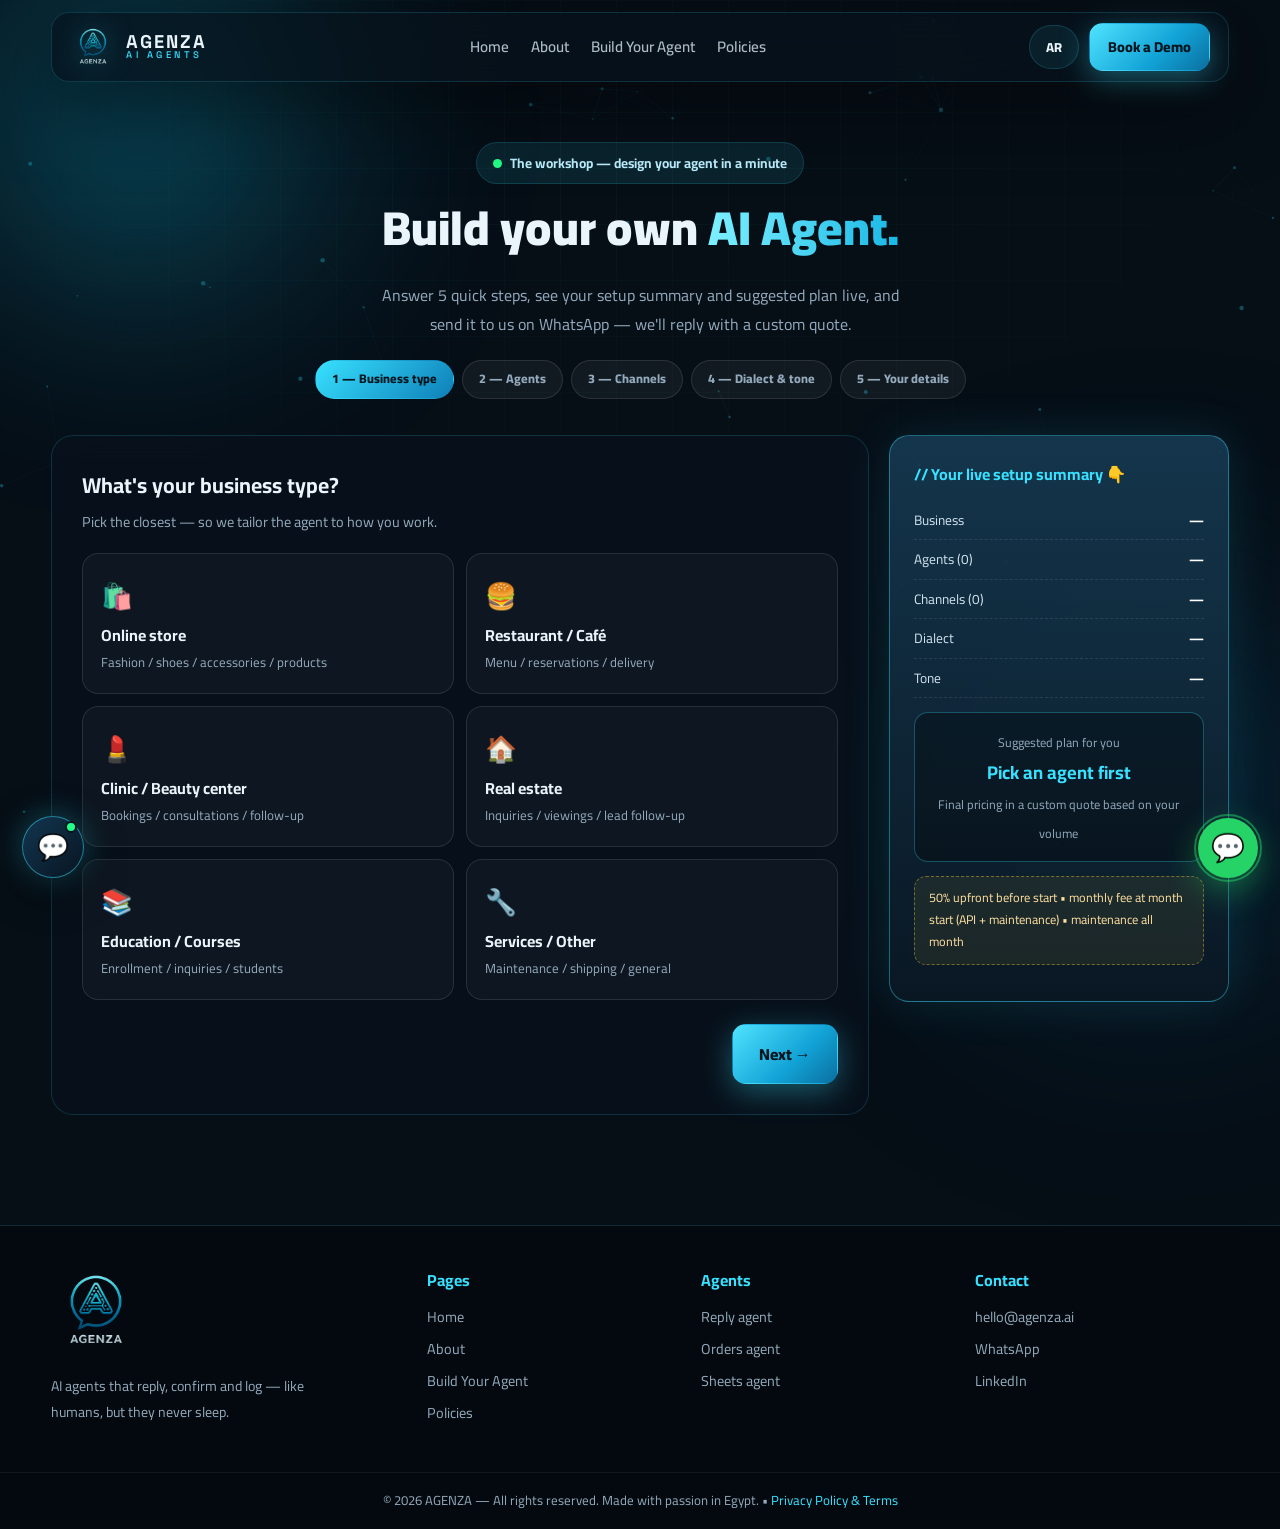
<file: builder-en.html>
<!DOCTYPE html>
<html lang="en" dir="ltr">
<head>
<meta charset="UTF-8" />
<meta name="viewport" content="width=device-width, initial-scale=1.0" />
<title>Build Your Agent — AGENZA</title>
<meta name="description" content="Build your own AI agent: pick agents, channels and dialect, and get a custom quote." />
<link rel="icon" type="image/png" href="logo/agenza-logo.png" />
<link rel="preconnect" href="https://fonts.googleapis.com" />
<link rel="preconnect" href="https://fonts.gstatic.com" crossorigin />
<link href="https://fonts.googleapis.com/css2?family=Cairo:wght@300;400;500;600;700;800;900&family=Space+Grotesk:wght@400;500;600;700&display=swap" rel="stylesheet" />
<link rel="stylesheet" href="styles.css?v=3" />
<style>
.builder-hero{padding:60px 0 10px;text-align:center}
.builder-hero h1{font-size:clamp(1.9rem,4.5vw,3rem);font-weight:900}
.builder-hero p{color:var(--muted);max-width:60ch;margin:10px auto 0}
.progress{display:flex;gap:8px;justify-content:center;margin:22px 0 6px;flex-wrap:wrap}
.progress span{font-size:.78rem;font-weight:800;padding:7px 16px;border-radius:99px;background:rgba(255,255,255,.05);border:1px solid rgba(255,255,255,.1);color:var(--muted);transition:.25s}
.progress span.on{background:linear-gradient(135deg,var(--cyan),var(--deep));color:#03161f;border-color:transparent}
.builder-layout{display:grid;grid-template-columns:1fr 340px;gap:20px;padding:20px 0 70px;align-items:start}
.b-main{background:rgba(8,18,28,.75);border:1px solid var(--stroke);border-radius:22px;padding:30px;backdrop-filter:blur(14px);min-height:480px}
.b-step{display:none}
.b-step.show{display:block;animation:msgIn .4s ease}
.b-step h2{font-size:1.35rem;margin-bottom:4px}
.b-step>p{color:var(--muted);font-size:.9rem;margin-bottom:18px}
.opt-grid{display:grid;grid-template-columns:repeat(2,1fr);gap:12px}
.opt{border:1px solid rgba(255,255,255,.1);background:rgba(255,255,255,.03);border-radius:16px;padding:18px;cursor:pointer;transition:.22s;text-align:start;font-family:inherit;color:var(--text)}
.opt:hover{border-color:var(--cyan);transform:translateY(-2px)}
.opt.sel{border-color:var(--cyan);background:rgba(56,225,255,.1);box-shadow:0 0 25px rgba(56,225,255,.15)}
.opt b{display:block;font-size:1rem}
.opt small{color:var(--muted);font-size:.82rem}
.opt .emo{font-size:1.6rem}
.b-nav{display:flex;justify-content:space-between;margin-top:24px;gap:10px}
.b-side{position:sticky;top:90px;background:linear-gradient(180deg,rgba(22,58,82,.9),rgba(10,24,36,.92));border:1px solid rgba(56,225,255,.4);border-radius:20px;padding:24px;box-shadow:0 0 50px rgba(56,225,255,.12)}
.b-side h3{color:var(--cyan);font-size:1rem;margin-bottom:12px}
.sum-row{display:flex;justify-content:space-between;font-size:.85rem;padding:7px 0;border-bottom:1px dashed rgba(255,255,255,.1);color:#cfe0ec}
.sum-row b{color:#fff}
.sum-total{margin:14px 0;padding:14px;border-radius:14px;background:rgba(0,0,0,.3);border:1px solid rgba(56,225,255,.3);text-align:center}
.sum-total b{color:var(--cyan);font-size:1.15rem;display:block}
.sum-total small{color:var(--muted);font-size:.78rem}
.b-form label{font-size:.82rem;font-weight:700;display:flex;flex-direction:column;gap:6px;color:var(--silver);margin-bottom:10px}
.b-form input,.b-form select,.b-form textarea{background:rgba(255,255,255,.06);border:1px solid rgba(255,255,255,.12);border-radius:12px;padding:11px 13px;color:#fff;font-family:inherit;font-size:.88rem;outline:none}
.b-form input:focus,.b-form textarea:focus{border-color:var(--cyan)}
.b-form select option{color:#000}
.pay-note{font-size:.78rem;color:var(--muted);background:rgba(255,206,58,.07);border:1px dashed rgba(255,206,58,.4);border-radius:12px;padding:10px 14px;margin:12px 0;color:#ffe1a1}
#sendBtn{width:100%}
.ok-msg{display:none;text-align:center;padding:30px 10px}
.ok-msg .big{font-size:3rem}
@media(max-width:980px){.builder-layout{grid-template-columns:1fr}.b-side{position:static}.opt-grid{grid-template-columns:1fr}}
</style>
</head>
<body>

<div id="preloader">
  <div class="loader-inner">
    <img src="logo/agenza-logo.png" alt="AGENZA" />
    <div class="loader-bar"><span></span></div>
    <p>Setting up the workshop…</p>
  </div>
</div>

<canvas id="particles"></canvas>
<div class="orb orb-1"></div>
<div class="orb orb-2"></div>
<div class="grid-overlay"></div>

<header class="nav">
  <div class="container nav-inner">
    <a href="index-en.html" class="brand">
      <img src="logo/agenza-logo.png" alt="AGENZA logo" />
      <span class="brand-text">AGENZA<small>AI AGENTS</small></span>
    </a>
    <nav class="links">
      <a href="index-en.html">Home</a>
      <a href="about-en.html">About</a>
      <a href="builder-en.html">Build Your Agent</a>
      <a href="policy-en.html">Policies</a>
    </nav>
    <div class="nav-cta">
      <button class="langToggle" title="التبديل للعربية">AR</button>
      <a href="index-en.html#contact" class="btn btn-primary btn-sm">Book a Demo</a>
      <button class="burger" id="burger" aria-label="menu"><span></span><span></span><span></span></button>
    </div>
  </div>
  <div class="mobile-menu" id="mobileMenu">
    <a href="index-en.html">Home</a>
    <a href="about-en.html">About</a>
    <a href="builder-en.html">Build Your Agent</a>
    <a href="policy-en.html">Policies</a>
    <a class="langToggle" href="builder.html">AR</a>
  </div>
</header>

<main class="container">
  <section class="builder-hero">
    <div class="badge pulse-dot"><span class="dot"></span> The workshop — design your agent in a minute</div>
    <h1>Build your own <span class="grad">AI Agent.</span></h1>
    <p>Answer 5 quick steps, see your setup summary and suggested plan live, and send it to us on WhatsApp — we'll reply with a custom quote.</p>
    <div class="progress" id="progress">
      <span class="on" data-p="1">1 — Business type</span>
      <span data-p="2">2 — Agents</span>
      <span data-p="3">3 — Channels</span>
      <span data-p="4">4 — Dialect &amp; tone</span>
      <span data-p="5">5 — Your details</span>
    </div>
  </section>

  <div class="builder-layout">
    <div class="b-main">
      <!-- STEP 1 -->
      <div class="b-step show" data-step="1">
        <h2>What's your business type?</h2>
        <p>Pick the closest — so we tailor the agent to how you work.</p>
        <div class="opt-grid" data-group="biz" data-single="1">
          <button class="opt"><span class="emo">🛍️</span><b>Online store</b><small>Fashion / shoes / accessories / products</small></button>
          <button class="opt"><span class="emo">🍔</span><b>Restaurant / Café</b><small>Menu / reservations / delivery</small></button>
          <button class="opt"><span class="emo">💄</span><b>Clinic / Beauty center</b><small>Bookings / consultations / follow-up</small></button>
          <button class="opt"><span class="emo">🏠</span><b>Real estate</b><small>Inquiries / viewings / lead follow-up</small></button>
          <button class="opt"><span class="emo">📚</span><b>Education / Courses</b><small>Enrollment / inquiries / students</small></button>
          <button class="opt"><span class="emo">🔧</span><b>Services / Other</b><small>Maintenance / shipping / general</small></button>
        </div>
        <div class="b-nav"><span></span><button class="btn btn-primary next">Next →</button></div>
      </div>

      <!-- STEP 2 -->
      <div class="b-step" data-step="2">
        <h2>Pick the agents you need</h2>
        <p>You can pick one or more — most clients take all three.</p>
        <div class="opt-grid" data-group="agents">
          <button class="opt"><span class="emo">💬</span><b>Smart Reply Agent</b><small>Human-like replies on every platform</small></button>
          <button class="opt"><span class="emo">📦</span><b>Order Confirmation Agent</b><small>WhatsApp / email confirmation + follow-up</small></button>
          <button class="opt"><span class="emo">📊</span><b>Data Entry Agent</b><small>Instant logging to Google Sheets &amp; Excel</small></button>
        </div>
        <div class="b-nav"><button class="btn btn-ghost prev">← Back</button><button class="btn btn-primary next">Next →</button></div>
      </div>

      <!-- STEP 3 -->
      <div class="b-step" data-step="3">
        <h2>Where are your customers?</h2>
        <p>Select every channel you want the agent to cover.</p>
        <div class="opt-grid" data-group="channels">
          <button class="opt"><span class="emo">🟢</span><b>WhatsApp</b><small>Replies + order confirmation</small></button>
          <button class="opt"><span class="emo">💙</span><b>Messenger</b><small>Instant page replies</small></button>
          <button class="opt"><span class="emo">📸</span><b>Instagram</b><small>DMs + comments + stories</small></button>
          <button class="opt"><span class="emo">👍</span><b>Facebook Comments</b><small>Public reply + move to DM</small></button>
          <button class="opt"><span class="emo">🎵</span><b>TikTok</b><small>Comments and messages</small></button>
          <button class="opt"><span class="emo">✉️</span><b>Email + Sheets</b><small>Email confirmation + auto logging</small></button>
        </div>
        <div class="b-nav"><button class="btn btn-ghost prev">← Back</button><button class="btn btn-primary next">Next →</button></div>
      </div>

      <!-- STEP 4 -->
      <div class="b-step" data-step="4">
        <h2>How should the agent talk?</h2>
        <p>Pick the main dialect + tone of voice.</p>
        <div class="opt-grid" data-group="dialect" data-single="1">
          <button class="opt"><span class="emo">🇪🇬</span><b>Egyptian</b><small>Natural slang like your team</small></button>
          <button class="opt"><span class="emo">🇸🇦</span><b>Gulf</b><small>Saudi / Emirati dialect</small></button>
          <button class="opt"><span class="emo">📖</span><b>Formal Arabic</b><small>Professional for companies &amp; clinics</small></button>
          <button class="opt"><span class="emo">🌍</span><b>Mix</b><small>Auto-switches per customer</small></button>
        </div>
        <div style="height:14px"></div>
        <div class="opt-grid" data-group="tone" data-single="1">
          <button class="opt"><span class="emo">😄</span><b>Friendly &amp; fun</b><small>Emojis and light humor — stores &amp; restaurants</small></button>
          <button class="opt"><span class="emo">🤝</span><b>Calm professional</b><small>Formal and reassuring — clinics &amp; real estate</small></button>
        </div>
        <div class="b-nav"><button class="btn btn-ghost prev">← Back</button><button class="btn btn-primary next">Next →</button></div>
      </div>

      <!-- STEP 5 -->
      <div class="b-step" data-step="5">
        <div id="formWrap">
          <h2>Done! Leave your details to get a quote</h2>
          <p>We'll review your setup and send a custom quote on WhatsApp during working hours.</p>
          <div class="b-form">
            <label>Your name<input id="fName" placeholder="e.g. Ahmed Samir" /></label>
            <label>WhatsApp number<input id="fPhone" placeholder="01xxxxxxxxx" /></label>
            <label>Brand / page name<input id="fBrand" placeholder="e.g. Sneakers Store" /></label>
            <label>Average daily messages
              <select id="fVol"><option>Under 50</option><option>50 – 200</option><option>200 – 500</option><option>Over 500</option></select>
            </label>
            <label>Extra notes<textarea id="fNotes" rows="2" placeholder="e.g. struggling with confirmations and too many returns…"></textarea></label>
          </div>
          <div class="pay-note">💳 Our terms: <b>50% upfront</b> before work starts + <b>monthly fee at the start of each month</b> covering AI API &amp; maintenance — see <a href="policy-en.html" style="color:var(--cyan)">Policies</a>.</div>
          <div class="b-nav"><button class="btn btn-ghost prev">← Back</button><button class="btn btn-primary glow" id="sendBtn">Send build request →</button></div>
        </div>
        <div class="ok-msg" id="okMsg">
          <div class="big">🎉</div>
          <h2>Your request is ready, champ!</h2>
          <p style="color:var(--muted)">Hit the button to send it to us on WhatsApp and we'll reply with a quote.</p>
          <a href="#" id="waLink" target="_blank" class="btn btn-primary glow" style="margin-top:14px">💬 Send via WhatsApp</a>
          <div><button class="btn btn-ghost btn-sm" id="copyBtn" style="margin-top:10px">📋 Copy request summary</button></div>
        </div>
      </div>
    </div>

    <aside class="b-side">
      <h3>// Your live setup summary 👇</h3>
      <div class="sum-row"><span>Business</span><b id="sBiz">—</b></div>
      <div class="sum-row"><span>Agents (<span id="sAgentsN">0</span>)</span><b id="sAgents">—</b></div>
      <div class="sum-row"><span>Channels (<span id="sChannelsN">0</span>)</span><b id="sChannels">—</b></div>
      <div class="sum-row"><span>Dialect</span><b id="sDialect">—</b></div>
      <div class="sum-row"><span>Tone</span><b id="sTone">—</b></div>
      <div class="sum-total">
        <small>Suggested plan for you</small>
        <b id="sPack">Pick an agent first</b>
        <small id="sPackD">Final pricing in a custom quote based on your volume</small>
      </div>
      <div class="pay-note">50% upfront before start • monthly fee at month start (API + maintenance) • maintenance all month</div>
    </aside>
  </div>
</main>

<footer>
  <div class="container foot">
    <div class="f-brand"><img src="logo/agenza-logo.png" alt="AGENZA" /><p>AI agents that reply, confirm and log — like humans, but they never sleep.</p></div>
    <div><b>Pages</b><a href="index-en.html">Home</a><a href="about-en.html">About</a><a href="builder-en.html">Build Your Agent</a><a href="policy-en.html">Policies</a></div>
    <div><b>Agents</b><a href="index-en.html#services">Reply agent</a><a href="index-en.html#services">Orders agent</a><a href="index-en.html#services">Sheets agent</a></div>
    <div><b>Contact</b><a href="mailto:hello@agenza.ai">hello@agenza.ai</a><a href="#">WhatsApp</a><a href="#">LinkedIn</a></div>
  </div>
  <div class="copy">© 2026 AGENZA — All rights reserved. Made with passion in Egypt. • <a href="policy-en.html" style="color:var(--cyan)">Privacy Policy &amp; Terms</a></div>
</footer>

<a class="wa-float" href="https://wa.me/201000000000?text=%D8%A3%D9%87%D9%84%D8%A7%D9%8B%20AGENZA" target="_blank" rel="noopener" aria-label="WhatsApp">💬</a>
<script src="script.js?v=2"></script>
<script src="agent-widget.js?v=4"></script>
<script>
// Builder logic (EN)
let step = 1;
const maxStep = 5;
const state = { biz:null, agents:[], channels:[], dialect:null, tone:null };

function go(n){
  step = Math.max(1, Math.min(maxStep, n));
  document.querySelectorAll('.b-step').forEach(s=>s.classList.toggle('show', +s.dataset.step===step));
  document.querySelectorAll('#progress span').forEach(p=>p.classList.toggle('on', +p.dataset.p<=step));
  window.scrollTo({top:0, behavior:'smooth'});
}
document.querySelectorAll('.next').forEach(b=>b.addEventListener('click',()=>go(step+1)));
document.querySelectorAll('.prev').forEach(b=>b.addEventListener('click',()=>go(step-1)));
document.querySelectorAll('#progress span').forEach(p=>p.addEventListener('click',()=>go(+p.dataset.p)));

document.querySelectorAll('.opt-grid').forEach(grid=>{
  const single = grid.dataset.single==='1';
  grid.querySelectorAll('.opt').forEach(btn=>btn.addEventListener('click',()=>{
    if(single){ grid.querySelectorAll('.opt').forEach(x=>x.classList.remove('sel')); btn.classList.add('sel'); }
    else btn.classList.toggle('sel');
    collect(); updateSummary();
  }));
});

function picked(group){
  return [...document.querySelectorAll(`.opt-grid[data-group="${group}"] .opt.sel`)].map(b=>b.querySelector('b').textContent.trim());
}
function collect(){
  const biz=picked('biz'), ag=picked('agents'), ch=picked('channels'), dl=picked('dialect'), tn=picked('tone');
  state.biz=biz[0]||null; state.agents=ag; state.channels=ch; state.dialect=dl[0]||null; state.tone=tn[0]||null;
}
function pack(){
  const n=state.agents.length, c=state.channels.length;
  if(n===0) return ['Pick an agent first','Final pricing in a custom quote based on your volume'];
  if(n>=3||c>=5) return ['Business plan','Multiple agents + all channels + custom links'];
  if(n>=2||c>=3) return ['Growth plan ⭐','Best seller — 3 agents + all channels'];
  return ['Launch plan','One agent + two channels — a perfect start'];
}
function updateSummary(){
  document.getElementById('sBiz').textContent = state.biz||'—';
  document.getElementById('sAgentsN').textContent = state.agents.length;
  document.getElementById('sAgents').textContent = state.agents.join(', ')||'—';
  document.getElementById('sChannelsN').textContent = state.channels.length;
  document.getElementById('sChannels').textContent = state.channels.join(', ')||'—';
  document.getElementById('sDialect').textContent = state.dialect||'—';
  document.getElementById('sTone').textContent = state.tone||'—';
  const [p,d]=pack();
  document.getElementById('sPack').textContent=p;
  document.getElementById('sPackD').textContent=d;
}

document.getElementById('sendBtn').addEventListener('click',()=>{
  collect();
  const name=document.getElementById('fName').value||'—';
  const phone=document.getElementById('fPhone').value||'—';
  const brand=document.getElementById('fBrand').value||'—';
  const vol=document.getElementById('fVol').value;
  const notes=document.getElementById('fNotes').value||'—';
  const [p]=pack();
  const msg =
`New agent build request from AGENZA website 🤖%0A`+
`———————————%0A`+
`Name: ${encodeURIComponent(name)}%0A`+
`Phone: ${encodeURIComponent(phone)}%0A`+
`Brand: ${encodeURIComponent(brand)}%0A`+
`Business: ${encodeURIComponent(state.biz||'—')}%0A`+
`Agents: ${encodeURIComponent(state.agents.join(', ')||'—')}%0A`+
`Channels: ${encodeURIComponent(state.channels.join(', ')||'—')}%0A`+
`Dialect: ${encodeURIComponent(state.dialect||'—')}%0A`+
`Tone: ${encodeURIComponent(state.tone||'—')}%0A`+
`Volume: ${encodeURIComponent(vol)}%0A`+
`Suggested plan: ${encodeURIComponent(p)}%0A`+
`Notes: ${encodeURIComponent(notes)}`;
  document.getElementById('waLink').href='https://api.whatsapp.com/send?text='+msg;
  document.getElementById('waLink').dataset.raw = decodeURIComponent(msg.replaceAll('%0A','\n'));
  document.getElementById('formWrap').style.display='none';
  document.getElementById('okMsg').style.display='block';
});
document.getElementById('copyBtn').addEventListener('click',e=>{
  const t=document.getElementById('waLink').dataset.raw||'';
  navigator.clipboard?.writeText(t);
  e.target.textContent='✔ Copied!';
});
updateSummary();
</script>
</body>
</html>
</file>
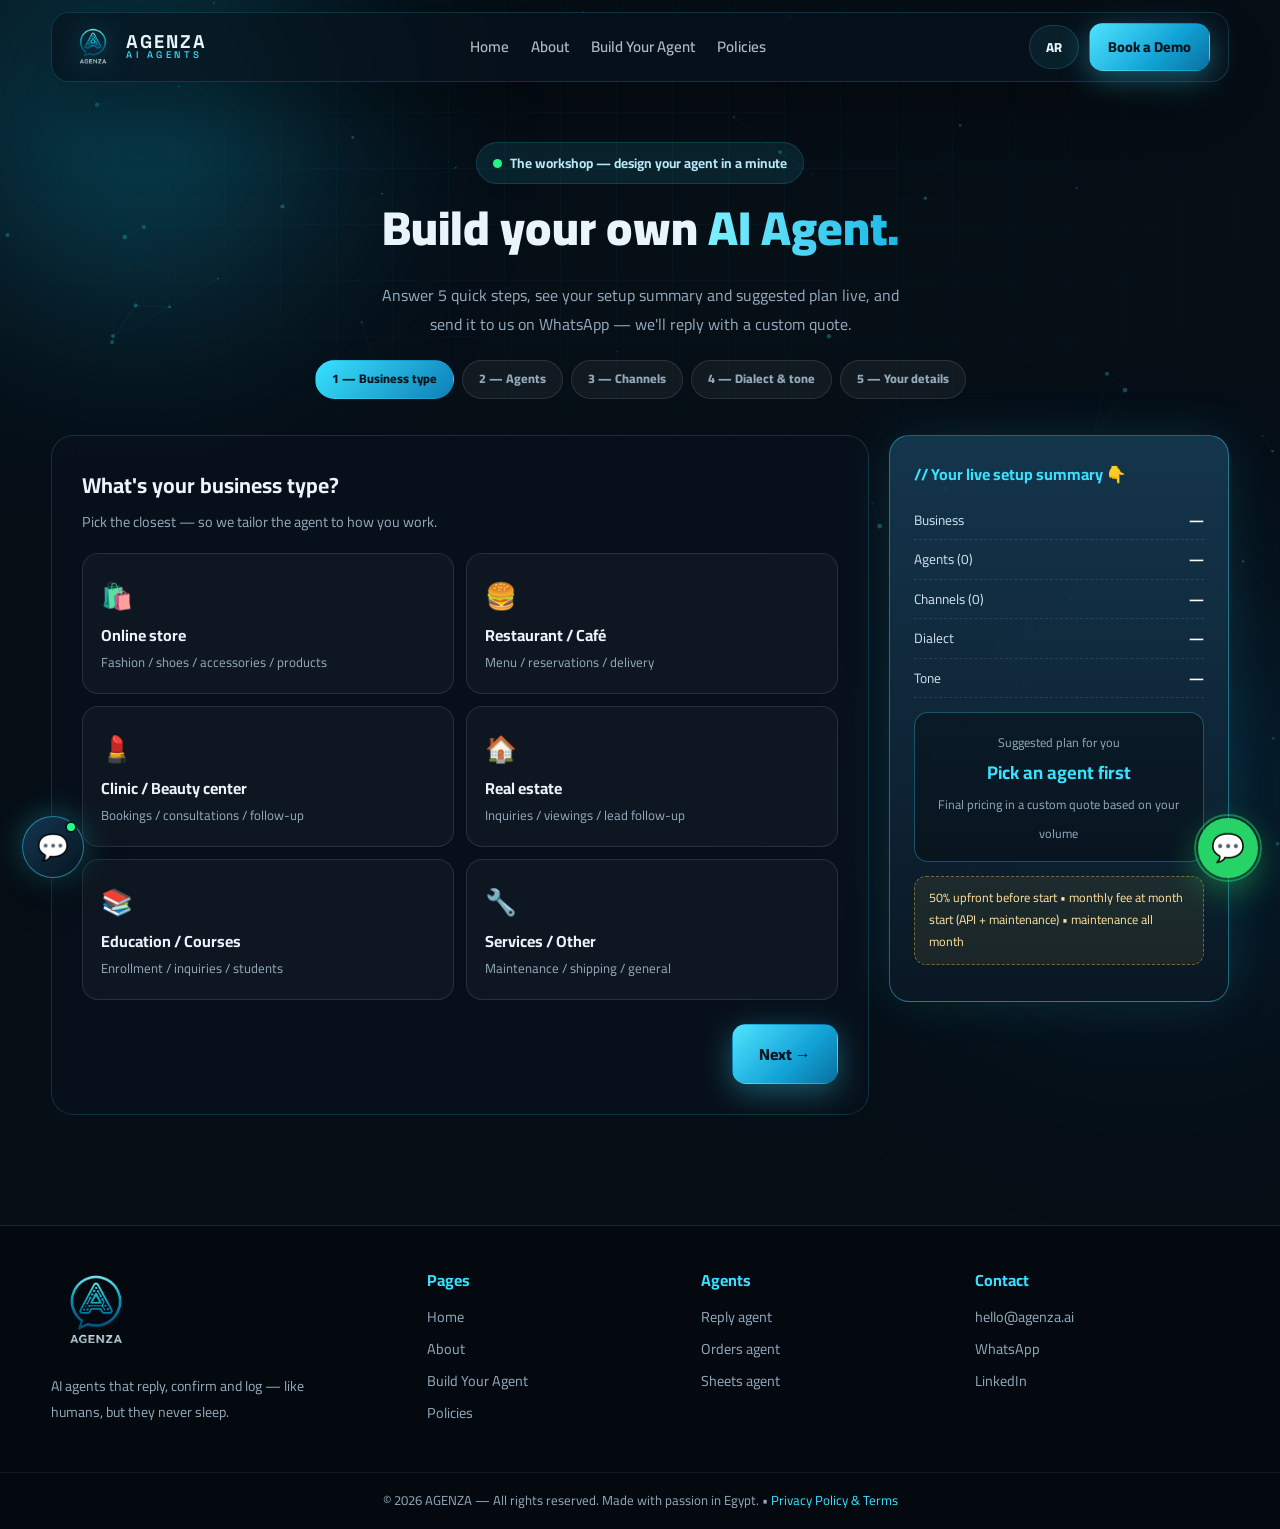
<file: builder.html>
<!DOCTYPE html>
<html lang="ar" dir="rtl">
<head>
<meta charset="UTF-8" />
<meta name="viewport" content="width=device-width, initial-scale=1.0" />
<title>ابني وكيلك — AGENZA</title>
<meta name="description" content="ابني وكيل الذكاء الاصطناعي الخاص بيك: اختار الوكلاء والقنوات واللهجة واستلم عرض سعر مخصص." />
<link rel="icon" type="image/png" href="logo/agenza-logo.png" />
<link rel="preconnect" href="https://fonts.googleapis.com" />
<link rel="preconnect" href="https://fonts.gstatic.com" crossorigin />
<link href="https://fonts.googleapis.com/css2?family=Cairo:wght@300;400;500;600;700;800;900&family=Space+Grotesk:wght@400;500;600;700&display=swap" rel="stylesheet" />
<link rel="stylesheet" href="styles.css?v=3" />
<style>
.builder-hero{padding:60px 0 10px;text-align:center}
.builder-hero h1{font-size:clamp(1.9rem,4.5vw,3rem);font-weight:900}
.builder-hero p{color:var(--muted);max-width:60ch;margin:10px auto 0}
.progress{display:flex;gap:8px;justify-content:center;margin:22px 0 6px;flex-wrap:wrap}
.progress span{font-size:.78rem;font-weight:800;padding:7px 16px;border-radius:99px;background:rgba(255,255,255,.05);border:1px solid rgba(255,255,255,.1);color:var(--muted);transition:.25s}
.progress span.on{background:linear-gradient(135deg,var(--cyan),var(--deep));color:#03161f;border-color:transparent}
.builder-layout{display:grid;grid-template-columns:1fr 340px;gap:20px;padding:20px 0 70px;align-items:start}
.b-main{background:rgba(8,18,28,.75);border:1px solid var(--stroke);border-radius:22px;padding:30px;backdrop-filter:blur(14px);min-height:480px}
.b-step{display:none}
.b-step.show{display:block;animation:msgIn .4s ease}
.b-step h2{font-size:1.35rem;margin-bottom:4px}
.b-step>p{color:var(--muted);font-size:.9rem;margin-bottom:18px}
.opt-grid{display:grid;grid-template-columns:repeat(2,1fr);gap:12px}
.opt{border:1px solid rgba(255,255,255,.1);background:rgba(255,255,255,.03);border-radius:16px;padding:18px;cursor:pointer;transition:.22s;text-align:start;font-family:inherit;color:var(--text)}
.opt:hover{border-color:var(--cyan);transform:translateY(-2px)}
.opt.sel{border-color:var(--cyan);background:rgba(56,225,255,.1);box-shadow:0 0 25px rgba(56,225,255,.15)}
.opt b{display:block;font-size:1rem}
.opt small{color:var(--muted);font-size:.82rem}
.opt .emo{font-size:1.6rem}
.b-nav{display:flex;justify-content:space-between;margin-top:24px;gap:10px}
.b-side{position:sticky;top:90px;background:linear-gradient(180deg,rgba(22,58,82,.9),rgba(10,24,36,.92));border:1px solid rgba(56,225,255,.4);border-radius:20px;padding:24px;box-shadow:0 0 50px rgba(56,225,255,.12)}
.b-side h3{color:var(--cyan);font-size:1rem;margin-bottom:12px}
.sum-row{display:flex;justify-content:space-between;font-size:.85rem;padding:7px 0;border-bottom:1px dashed rgba(255,255,255,.1);color:#cfe0ec}
.sum-row b{color:#fff}
.sum-total{margin:14px 0;padding:14px;border-radius:14px;background:rgba(0,0,0,.3);border:1px solid rgba(56,225,255,.3);text-align:center}
.sum-total b{color:var(--cyan);font-size:1.15rem;display:block}
.sum-total small{color:var(--muted);font-size:.78rem}
.b-form label{font-size:.82rem;font-weight:700;display:flex;flex-direction:column;gap:6px;color:var(--silver);margin-bottom:10px}
.b-form input,.b-form select,.b-form textarea{background:rgba(255,255,255,.06);border:1px solid rgba(255,255,255,.12);border-radius:12px;padding:11px 13px;color:#fff;font-family:inherit;font-size:.88rem;outline:none}
.b-form input:focus,.b-form textarea:focus{border-color:var(--cyan)}
.b-form select option{color:#000}
.pay-note{font-size:.78rem;color:var(--muted);background:rgba(255,206,58,.07);border:1px dashed rgba(255,206,58,.4);border-radius:12px;padding:10px 14px;margin:12px 0;color:#ffe1a1}
#sendBtn{width:100%}
.ok-msg{display:none;text-align:center;padding:30px 10px}
.ok-msg .big{font-size:3rem}
@media(max-width:980px){.builder-layout{grid-template-columns:1fr}.b-side{position:static}.opt-grid{grid-template-columns:1fr}}
</style>
</head>
<body>

<div id="preloader">
  <div class="loader-inner">
    <img src="logo/agenza-logo.png" alt="AGENZA" />
    <div class="loader-bar"><span></span></div>
    <p>بنجهز ورشة التركيب…</p>
  </div>
</div>

<canvas id="particles"></canvas>
<div class="orb orb-1"></div>
<div class="orb orb-2"></div>
<div class="grid-overlay"></div>

<header class="nav">
  <div class="container nav-inner">
    <a href="index.html" class="brand">
      <img src="logo/agenza-logo.png" alt="AGENZA logo" />
      <span class="brand-text">AGENZA<small>AI AGENTS</small></span>
    </a>
    <nav class="links">
      <a href="index.html">الرئيسية</a>
      <a href="about.html">من نحن</a>
      <a href="builder.html">ابني وكيلك</a>
      <a href="policy.html">السياسات</a>
    </nav>
    <div class="nav-cta">
      <button class="langToggle" title="Switch to English">EN</button>
      <a href="index.html#contact" class="btn btn-primary btn-sm">احجز ديمو</a>
      <button class="burger" id="burger" aria-label="menu"><span></span><span></span><span></span></button>
    </div>
  </div>
  <div class="mobile-menu" id="mobileMenu">
    <a href="index.html">الرئيسية</a>
    <a href="about.html">من نحن</a>
    <a href="builder.html">ابني وكيلك</a>
    <a href="policy.html">السياسات والشروط</a>
    <a class="langToggle" href="builder-en.html">EN</a>
  </div>
</header>

<main class="container">
  <section class="builder-hero">
    <div class="badge pulse-dot"><span class="dot"></span> ورشة التركيب — صمّم وكيلك في دقيقة</div>
    <h1>ابني الـ <span class="grad">AI Agent</span> بتاعك بنفسك.</h1>
    <p>جاوب على 5 خطوات سريعة، شوف ملخص التركيبة والباقة المقترحة لحظياً، وابعتهالنا واتساب — وهنرجعلك بعرض سعر مخصص.</p>
    <div class="progress" id="progress">
      <span class="on" data-p="1">1 — نوع البيزنس</span>
      <span data-p="2">2 — الوكلاء</span>
      <span data-p="3">3 — القنوات</span>
      <span data-p="4">4 — اللهجة والأسلوب</span>
      <span data-p="5">5 — بياناتك</span>
    </div>
  </section>

  <div class="builder-layout">
    <div class="b-main">
      <!-- STEP 1 -->
      <div class="b-step show" data-step="1">
        <h2>إيه نوع البيزنس بتاعك؟</h2>
        <p>اختار الأقرب ليك — عشان نجهز الوكيل على طبيعة شغلك.</p>
        <div class="opt-grid" data-group="biz" data-single="1">
          <button class="opt"><span class="emo">🛍️</span><b>متجر أونلاين</b><small>ملابس / أحذية / إكسسوارات / منتجات</small></button>
          <button class="opt"><span class="emo">🍔</span><b>مطعم / كافيه</b><small>منيو / حجوزات / دليفري</small></button>
          <button class="opt"><span class="emo">💄</span><b>عيادة / مركز تجميل</b><small>حجوزات / استشارات / متابعة</small></button>
          <button class="opt"><span class="emo">🏠</span><b>عقارات</b><small>استفسارات / معاينات / متابعة عملاء</small></button>
          <button class="opt"><span class="emo">📚</span><b>تعليم / كورسات</b><small>تسجيل / استفسارات / متابعة طلاب</small></button>
          <button class="opt"><span class="emo">🔧</span><b>خدمات / أخرى</b><small>صيانة / شحن / خدمات عامة</small></button>
        </div>
        <div class="b-nav"><span></span><button class="btn btn-primary next">التالي ←</button></div>
      </div>

      <!-- STEP 2 -->
      <div class="b-step" data-step="2">
        <h2>اختار الوكلاء اللي محتاجهم</h2>
        <p>ممكن تختار واحد أو أكتر — الأغلبية بياخدوا التلاتة مع بعض.</p>
        <div class="opt-grid" data-group="agents">
          <button class="opt"><span class="emo">💬</span><b>وكيل الرد الذكي</b><small>رد بشري على الرسائل والكومنتات في كل المنصات</small></button>
          <button class="opt"><span class="emo">📦</span><b>وكيل تأكيد الأوردرات</b><small>تأكيد عبر واتساب / إيميل + متابعة المتردد</small></button>
          <button class="opt"><span class="emo">📊</span><b>وكيل إدخال البيانات</b><small>تسجيل لحظي في Google Sheets وإكسل</small></button>
        </div>
        <div class="b-nav"><button class="btn btn-ghost prev">→ السابق</button><button class="btn btn-primary next">التالي ←</button></div>
      </div>

      <!-- STEP 3 -->
      <div class="b-step" data-step="3">
        <h2>عملائك موجودين فين؟</h2>
        <p>اختار كل القنوات اللي عايز الوكيل يشتغل عليها.</p>
        <div class="opt-grid" data-group="channels">
          <button class="opt"><span class="emo">🟢</span><b>WhatsApp</b><small>رد + تأكيد أوردرات</small></button>
          <button class="opt"><span class="emo">💙</span><b>Messenger</b><small>رد فوري على رسائل الصفحة</small></button>
          <button class="opt"><span class="emo">📸</span><b>Instagram</b><small>DMs + كومنتات + ستوري</small></button>
          <button class="opt"><span class="emo">👍</span><b>Facebook Comments</b><small>رد علني + تحويل لخاص</small></button>
          <button class="opt"><span class="emo">🎵</span><b>TikTok</b><small>كومنتات ورسائل</small></button>
          <button class="opt"><span class="emo">✉️</span><b>Email + Sheets</b><small>تأكيد إيميل + تسجيل تلقائي</small></button>
        </div>
        <div class="b-nav"><button class="btn btn-ghost prev">→ السابق</button><button class="btn btn-primary next">التالي ←</button></div>
      </div>

      <!-- STEP 4 -->
      <div class="b-step" data-step="4">
        <h2>الوكيل يتكلم إزاي؟</h2>
        <p>اختار اللهجة الأساسية + نبرة الكلام.</p>
        <div class="opt-grid" data-group="dialect" data-single="1">
          <button class="opt"><span class="emo">🇪🇬</span><b>مصري</b><small>عامية طبيعية زي فريقك</small></button>
          <button class="opt"><span class="emo">🇸🇦</span><b>خليجي</b><small>لهجة سعودية / إماراتية</small></button>
          <button class="opt"><span class="emo">📖</span><b>فصحى</b><small>رسمية للشركات والعيادات</small></button>
          <button class="opt"><span class="emo">🌍</span><b>ميكس</b><small>يبدّل حسب كل عميل تلقائياً</small></button>
        </div>
        <div style="height:14px"></div>
        <div class="opt-grid" data-group="tone" data-single="1">
          <button class="opt"><span class="emo">😄</span><b>ودود ومرح</b><small>إيموجي وهزار خفيف — للمتاجر والمطاعم</small></button>
          <button class="opt"><span class="emo">🤝</span><b>احترافي هادي</b><small>رسمي مطمئن — للعيادات والعقارات</small></button>
        </div>
        <div class="b-nav"><button class="btn btn-ghost prev">→ السابق</button><button class="btn btn-primary next">التالي ←</button></div>
      </div>

      <!-- STEP 5 -->
      <div class="b-step" data-step="5">
        <div id="formWrap">
          <h2>تمام! سيب بياناتك واستلم عرض السعر</h2>
          <p>هنراجع تركيبتك ونبعتلك عرض سعر مخصص على واتساب خلال ساعات العمل.</p>
          <div class="b-form">
            <label>اسمك<input id="fName" placeholder="مثال: أحمد سمير" /></label>
            <label>رقم الواتساب<input id="fPhone" placeholder="01xxxxxxxxx" /></label>
            <label>اسم البراند / الصفحة<input id="fBrand" placeholder="مثال: متجر Sneakers" /></label>
            <label>متوسط عدد الرسائل يومياً
              <select id="fVol"><option>أقل من 50</option><option>50 – 200</option><option>200 – 500</option><option>أكتر من 500</option></select>
            </label>
            <label>ملاحظات إضافية<textarea id="fNotes" rows="2" placeholder="مثال: عندي مشكلة في تأكيد الأوردرات والمرتجعات كتير…"></textarea></label>
          </div>
          <div class="pay-note">💳 نظام التعامل: <b>50% مقدم</b> قبل بدء العمل + <b>مصروف شهري أول كل شهر</b> يشمل API الذكاء الاصطناعي والصيانة — التفاصيل في <a href="policy.html" style="color:var(--cyan)">صفحة السياسات</a>.</div>
          <div class="b-nav"><button class="btn btn-ghost prev">→ السابق</button><button class="btn btn-primary glow" id="sendBtn">ابعت طلب التركيب ←</button></div>
        </div>
        <div class="ok-msg" id="okMsg">
          <div class="big">🎉</div>
          <h2>طلبك جاهز يا بطل!</h2>
          <p style="color:var(--muted)">دوس على الزرار عشان تبعتهولنا واتساب، وهنرد عليك بعرض السعر.</p>
          <a href="#" id="waLink" target="_blank" class="btn btn-primary glow" style="margin-top:14px">💬 ابعت عبر واتساب</a>
          <div><button class="btn btn-ghost btn-sm" id="copyBtn" style="margin-top:10px">📋 نسخ ملخص الطلب</button></div>
        </div>
      </div>
    </div>

    <aside class="b-side">
      <h3>// ملخص تركيبتك لحظياً 👇</h3>
      <div class="sum-row"><span>البيزنس</span><b id="sBiz">—</b></div>
      <div class="sum-row"><span>الوكلاء (<span id="sAgentsN">0</span>)</span><b id="sAgents">—</b></div>
      <div class="sum-row"><span>القنوات (<span id="sChannelsN">0</span>)</span><b id="sChannels">—</b></div>
      <div class="sum-row"><span>اللهجة</span><b id="sDialect">—</b></div>
      <div class="sum-row"><span>النبرة</span><b id="sTone">—</b></div>
      <div class="sum-total">
        <small>الباقة المقترحة ليك</small>
        <b id="sPack">اختار وكيل عشان نقترح</b>
        <small id="sPackD">التسعير النهائي في عرض مخصص حسب حجم شغلك</small>
      </div>
      <div class="pay-note">50% مقدم قبل البدء • مصروف شهري أول الشهر (API + صيانة) • صيانة طول الشهر</div>
    </aside>
  </div>
</main>

<footer>
  <div class="container foot">
    <div class="f-brand"><img src="logo/agenza-logo.png" alt="AGENZA" /><p>وكلاء ذكاء اصطناعي بيردّوا، بيأكّدوا، وبيسجّلوا — كأنهم بشر، بس مابيناموش.</p></div>
    <div><b>صفحات</b><a href="index.html">الرئيسية</a><a href="about.html">من نحن</a><a href="builder.html">ابني وكيلك</a><a href="policy.html">السياسات والشروط</a></div>
    <div><b>الوكلاء</b><a href="index.html#services">وكيل الرد</a><a href="index.html#services">وكيل الأوردرات</a><a href="index.html#services">وكيل الشيتات</a></div>
    <div><b>تواصل</b><a href="mailto:hello@agenza.ai">hello@agenza.ai</a><a href="#">WhatsApp</a><a href="#">LinkedIn</a></div>
  </div>
  <div class="copy">© 2026 AGENZA — All rights reserved. صُنع بشغف في مصر. • <a href="policy.html" style="color:var(--cyan)">سياسة الخصوصية وشروط التعامل</a></div>
</footer>

<a class="wa-float" href="https://wa.me/201000000000?text=%D8%A3%D9%87%D9%84%D8%A7%D9%8B%20AGENZA" target="_blank" rel="noopener" aria-label="WhatsApp">💬</a>
<script src="script.js?v=2"></script>
<script src="agent-widget.js?v=4"></script>
<script>
// Builder logic
let step = 1;
const maxStep = 5;
const state = { biz:null, agents:[], channels:[], dialect:null, tone:null };

function go(n){
  step = Math.max(1, Math.min(maxStep, n));
  document.querySelectorAll('.b-step').forEach(s=>s.classList.toggle('show', +s.dataset.step===step));
  document.querySelectorAll('#progress span').forEach(p=>p.classList.toggle('on', +p.dataset.p<=step));
  window.scrollTo({top:0, behavior:'smooth'});
}
document.querySelectorAll('.next').forEach(b=>b.addEventListener('click',()=>go(step+1)));
document.querySelectorAll('.prev').forEach(b=>b.addEventListener('click',()=>go(step-1)));
document.querySelectorAll('#progress span').forEach(p=>p.addEventListener('click',()=>go(+p.dataset.p)));

document.querySelectorAll('.opt-grid').forEach(grid=>{
  const single = grid.dataset.single==='1';
  grid.querySelectorAll('.opt').forEach(btn=>btn.addEventListener('click',()=>{
    if(single){ grid.querySelectorAll('.opt').forEach(x=>x.classList.remove('sel')); btn.classList.add('sel'); }
    else btn.classList.toggle('sel');
    collect(); updateSummary();
  }));
});

function picked(group){
  return [...document.querySelectorAll(`.opt-grid[data-group="${group}"] .opt.sel`)].map(b=>b.querySelector('b').textContent.trim());
}
function collect(){
  const biz=picked('biz'), ag=picked('agents'), ch=picked('channels'), dl=picked('dialect'), tn=picked('tone');
  state.biz=biz[0]||null; state.agents=ag; state.channels=ch; state.dialect=dl[0]||null; state.tone=tn[0]||null;
}
function pack(){
  const n=state.agents.length, c=state.channels.length;
  if(n===0) return ['اختار وكيل عشان نقترح','التسعير النهائي في عرض مخصص حسب حجم شغلك'];
  if(n>=3||c>=5) return ['باقة الشركات','وكلاء متعددون + كل القنوات + ربط مخصص'];
  if(n>=2||c>=3) return ['باقة النمو ⭐','الأكثر مبيعاً — 3 وكلاء + كل القنوات'];
  return ['باقة الانطلاقة','وكيل واحد + قناتان — بداية مثالية'];
}
function updateSummary(){
  document.getElementById('sBiz').textContent = state.biz||'—';
  document.getElementById('sAgentsN').textContent = state.agents.length;
  document.getElementById('sAgents').textContent = state.agents.join('، ')||'—';
  document.getElementById('sChannelsN').textContent = state.channels.length;
  document.getElementById('sChannels').textContent = state.channels.join('، ')||'—';
  document.getElementById('sDialect').textContent = state.dialect||'—';
  document.getElementById('sTone').textContent = state.tone||'—';
  const [p,d]=pack();
  document.getElementById('sPack').textContent=p;
  document.getElementById('sPackD').textContent=d;
}

document.getElementById('sendBtn').addEventListener('click',()=>{
  collect();
  const name=document.getElementById('fName').value||'—';
  const phone=document.getElementById('fPhone').value||'—';
  const brand=document.getElementById('fBrand').value||'—';
  const vol=document.getElementById('fVol').value;
  const notes=document.getElementById('fNotes').value||'—';
  const [p]=pack();
  const msg =
`طلب تركيب وكيل جديد من موقع AGENZA 🤖%0A`+
`———————————%0A`+
`الاسم: ${encodeURIComponent(name)}%0A`+
`التليفون: ${encodeURIComponent(phone)}%0A`+
`البراند: ${encodeURIComponent(brand)}%0A`+
`البيزنس: ${encodeURIComponent(state.biz||'—')}%0A`+
`الوكلاء: ${encodeURIComponent(state.agents.join('، ')||'—')}%0A`+
`القنوات: ${encodeURIComponent(state.channels.join('، ')||'—')}%0A`+
`اللهجة: ${encodeURIComponent(state.dialect||'—')}%0A`+
`النبرة: ${encodeURIComponent(state.tone||'—')}%0A`+
`حجم الرسائل: ${encodeURIComponent(vol)}%0A`+
`الباقة المقترحة: ${encodeURIComponent(p)}%0A`+
`ملاحظات: ${encodeURIComponent(notes)}`;
  document.getElementById('waLink').href='https://api.whatsapp.com/send?text='+msg;
  document.getElementById('waLink').dataset.raw = decodeURIComponent(msg.replaceAll('%0A','\n'));
  document.getElementById('formWrap').style.display='none';
  document.getElementById('okMsg').style.display='block';
});
document.getElementById('copyBtn').addEventListener('click',e=>{
  const t=document.getElementById('waLink').dataset.raw||'';
  navigator.clipboard?.writeText(t);
  e.target.textContent='✔ اتنسخ!';
});
updateSummary();
</script>
</body>
</html>
</file>
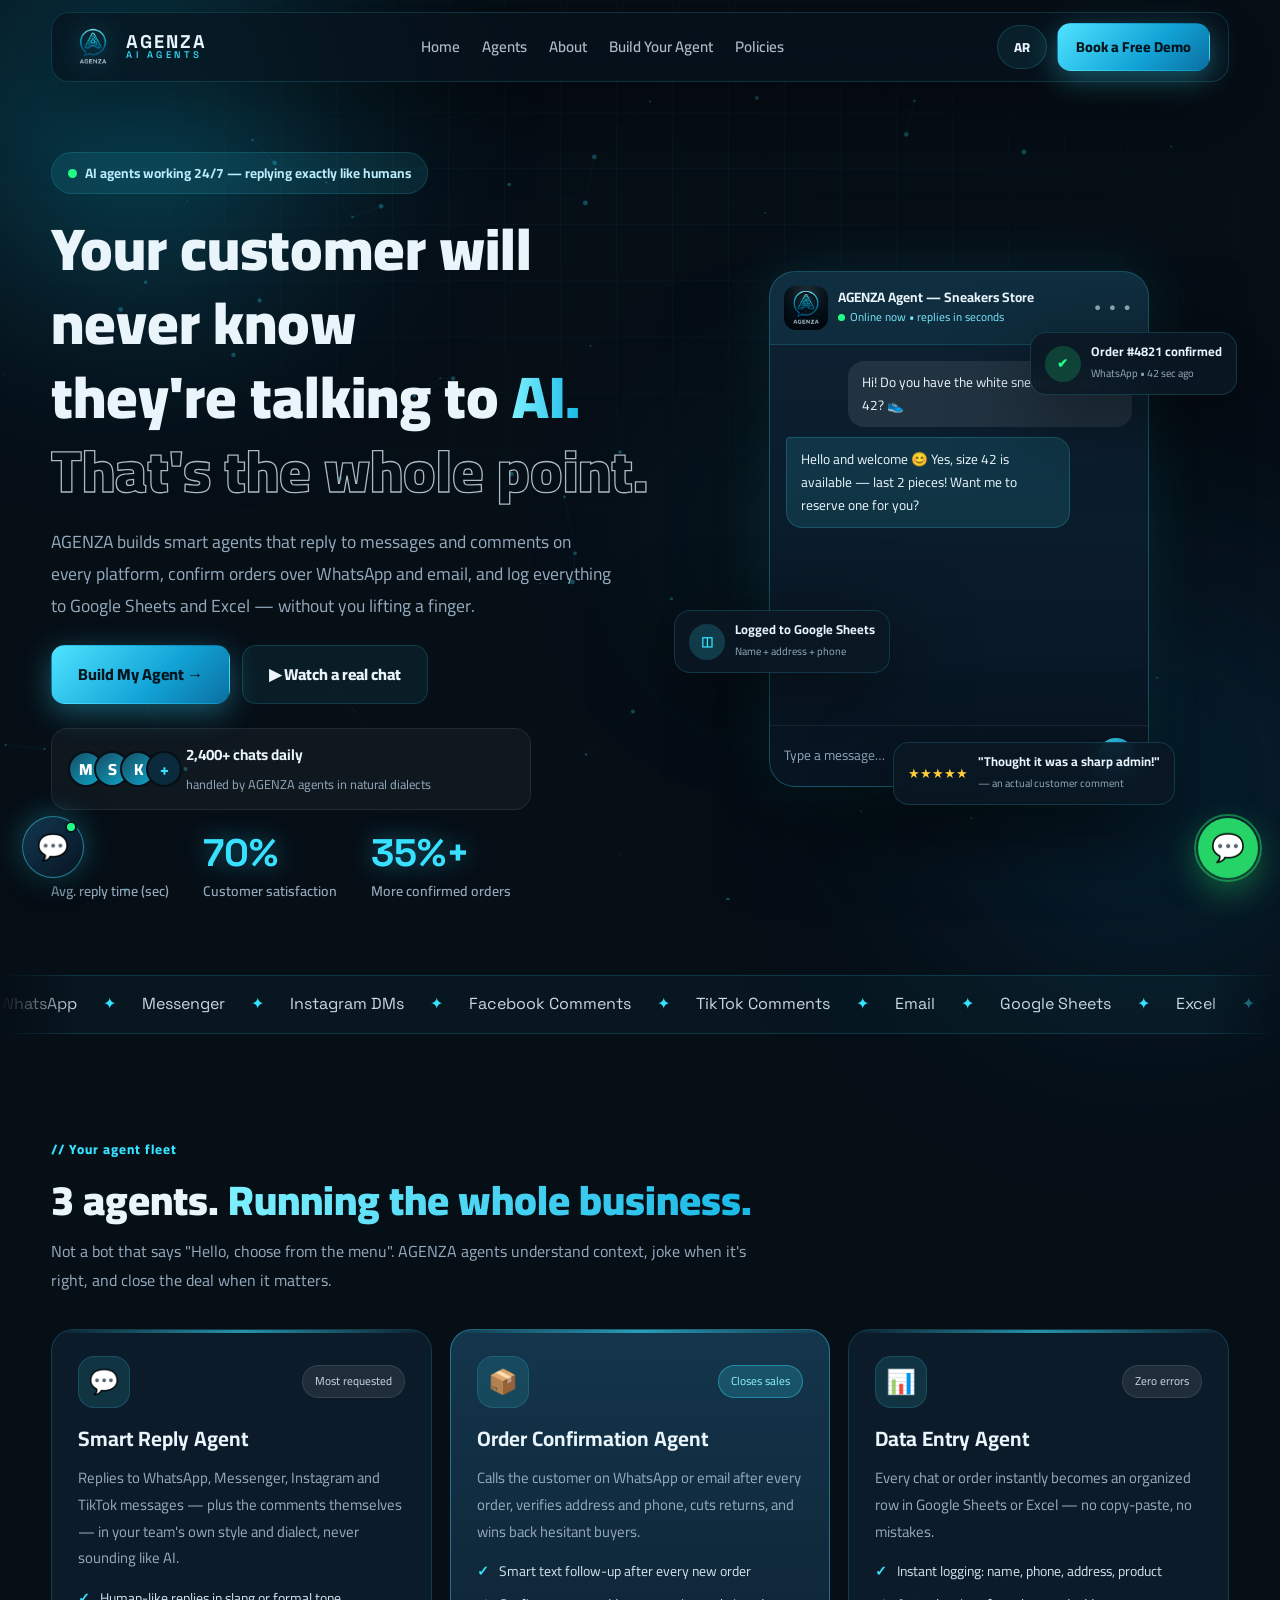
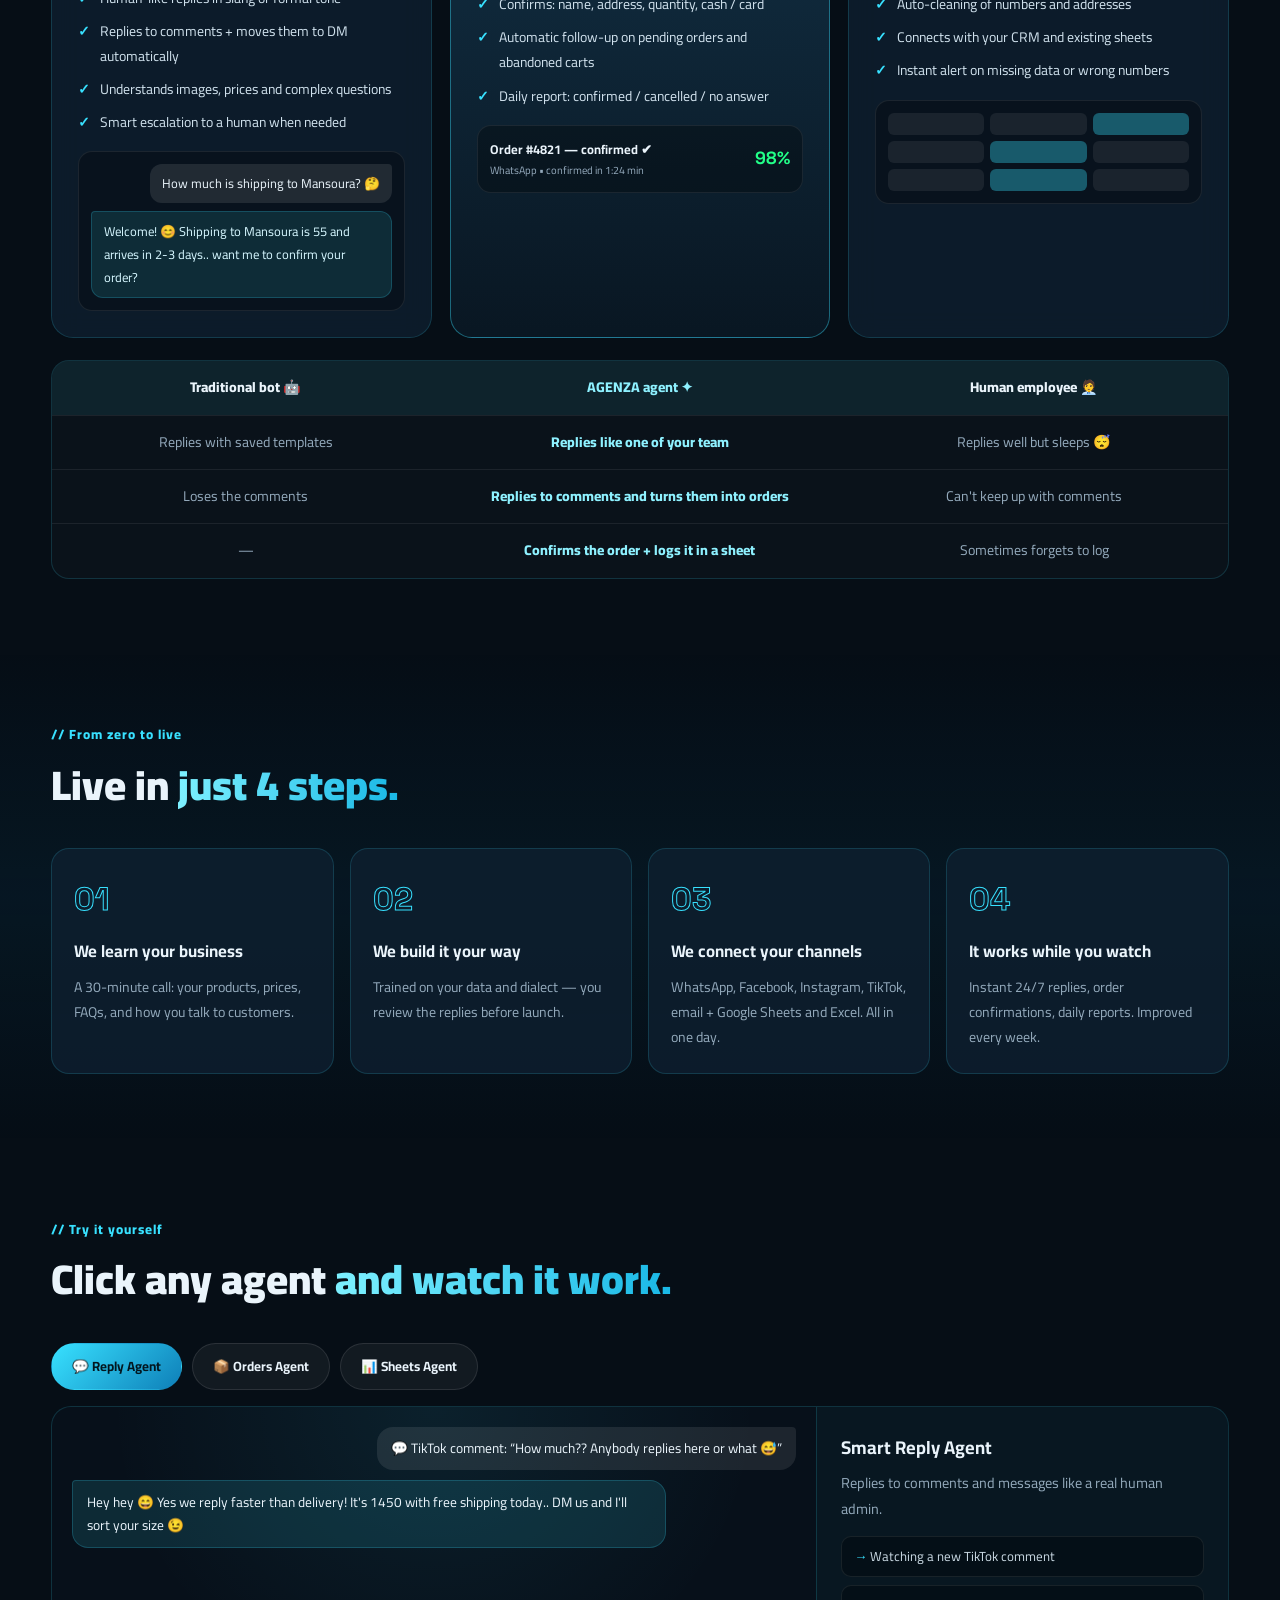
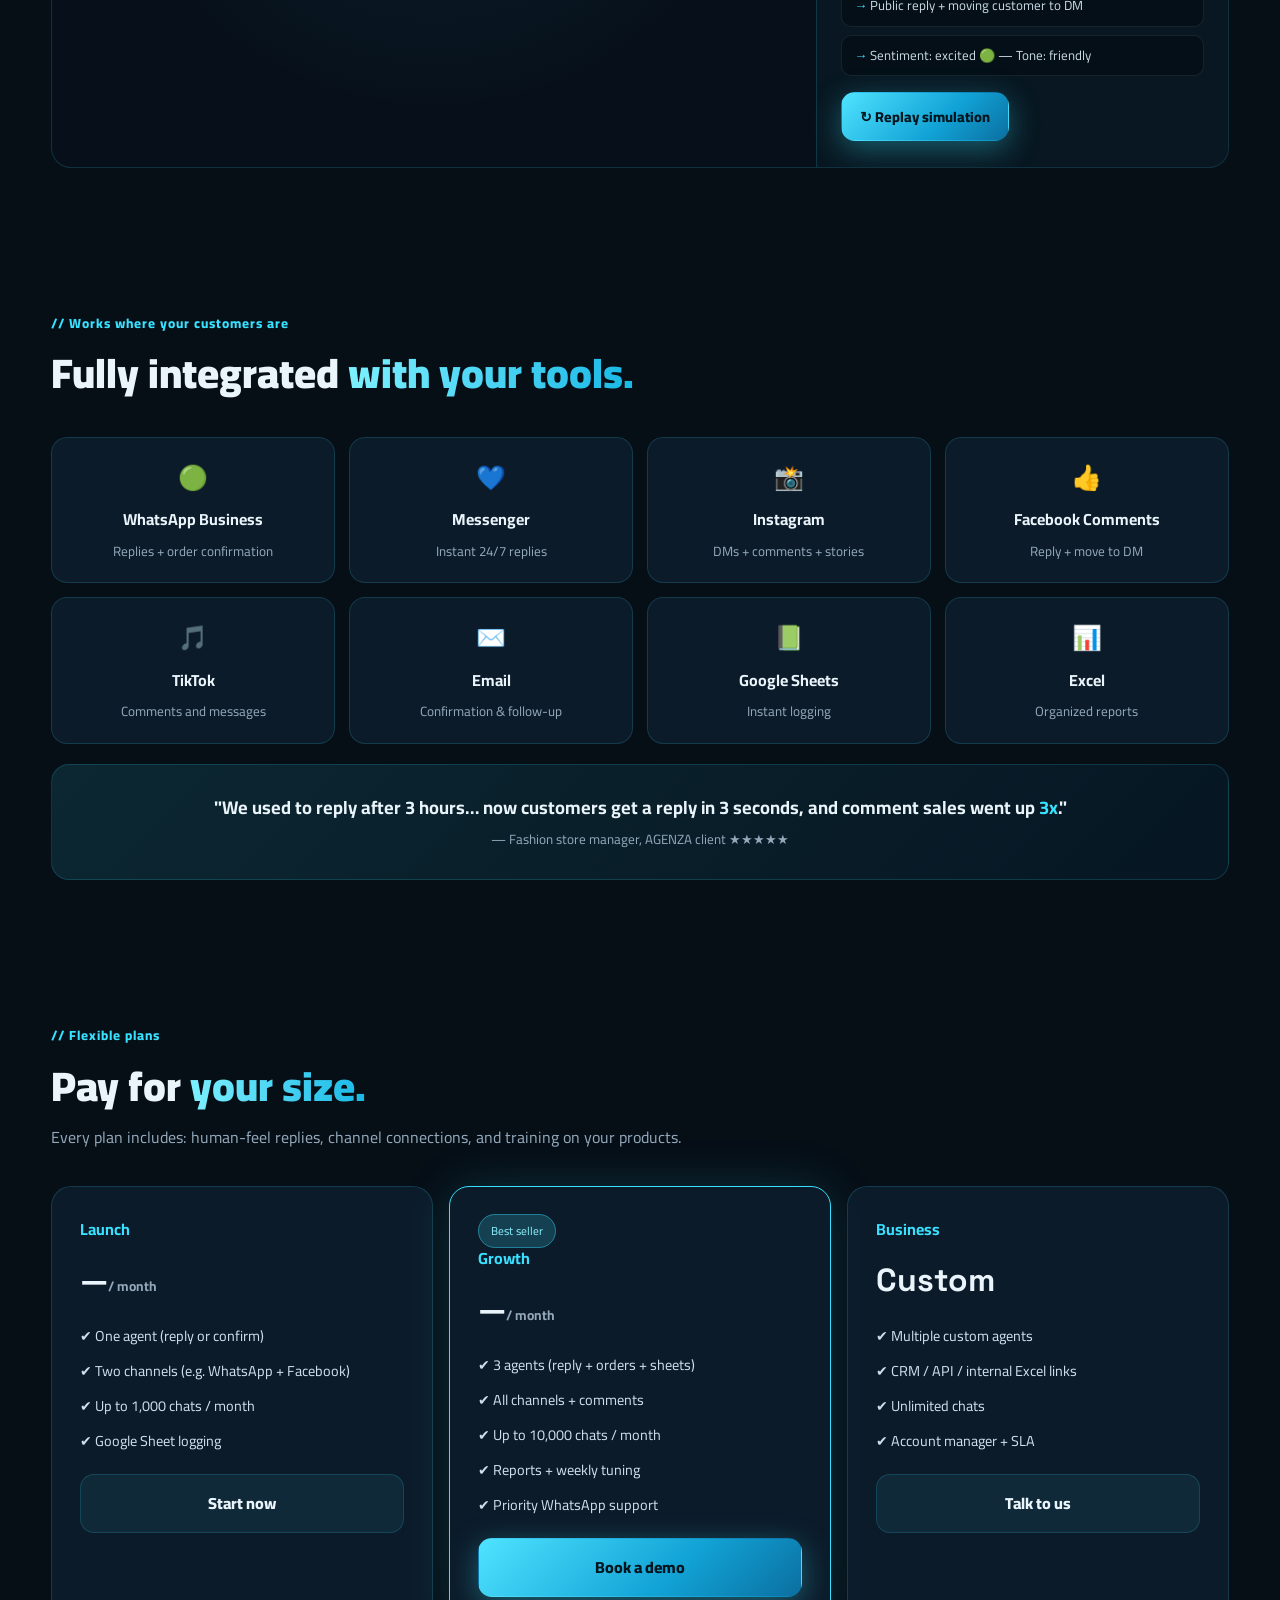
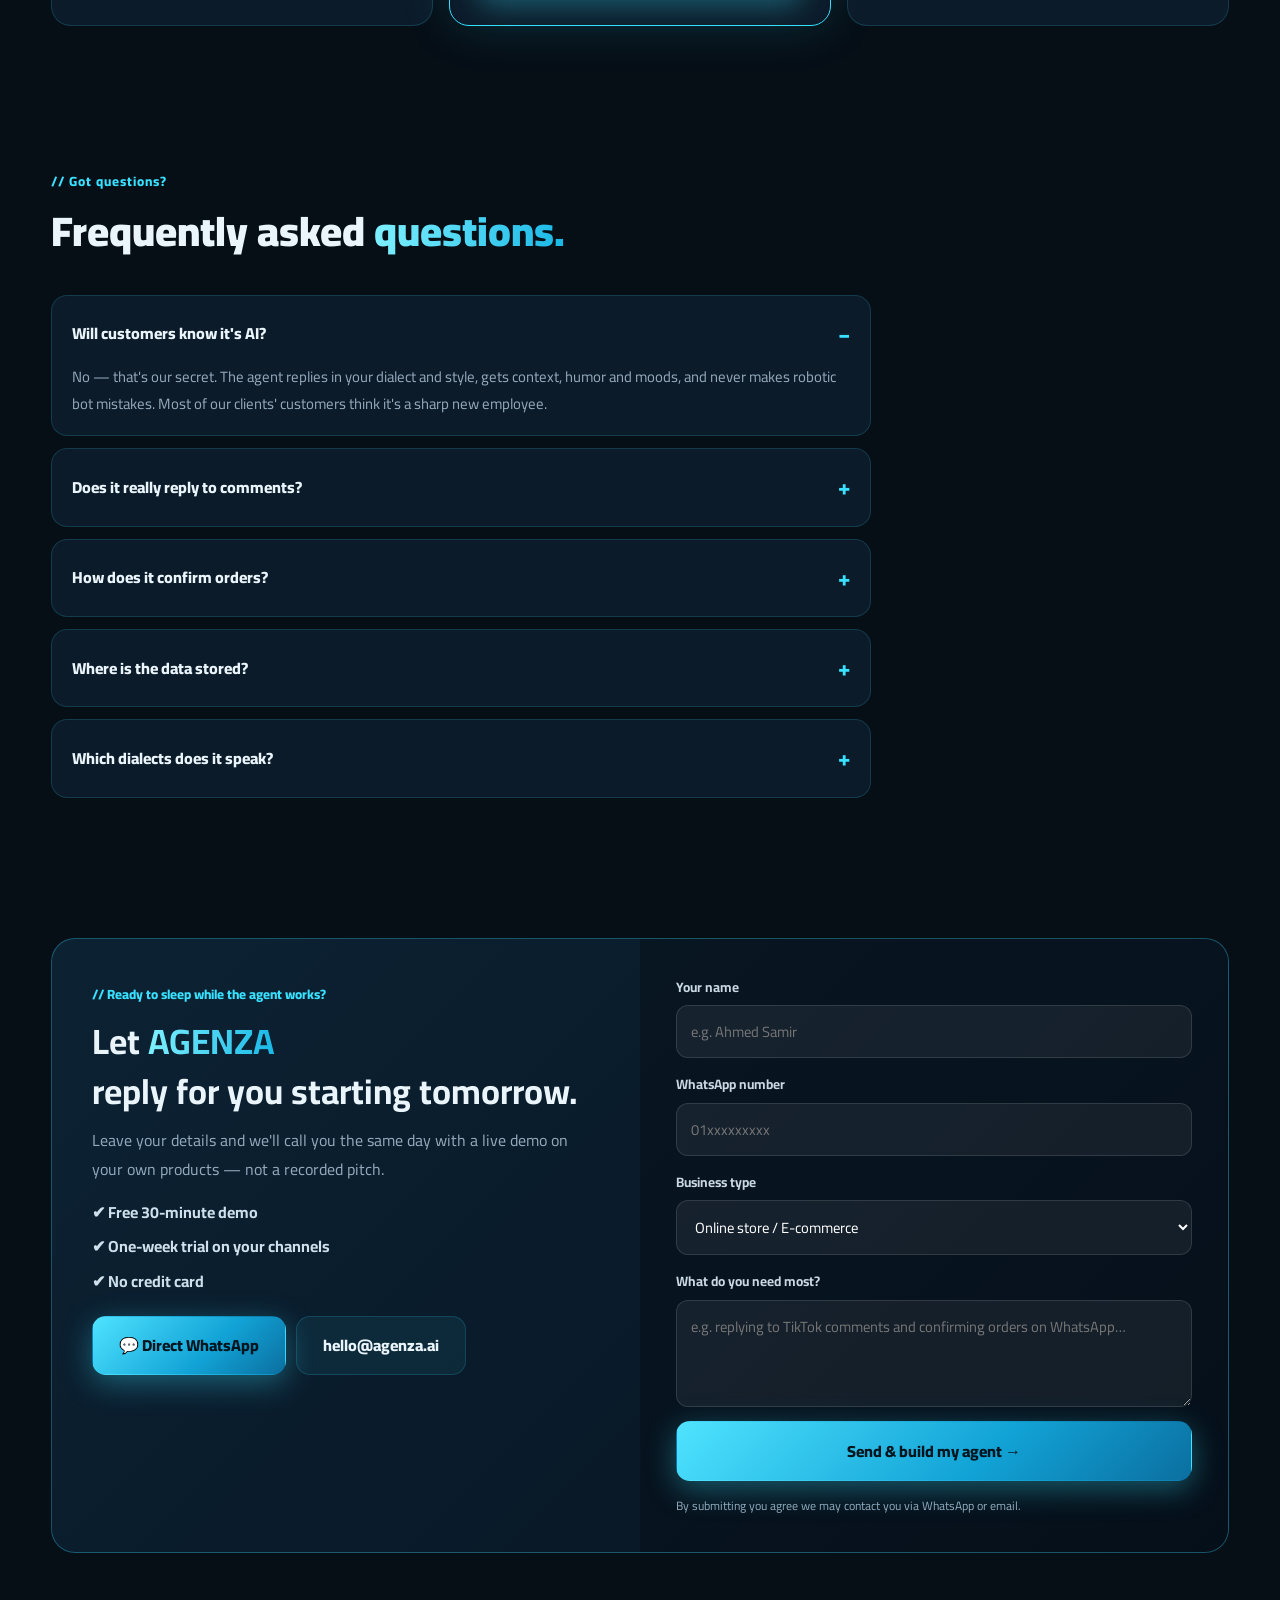
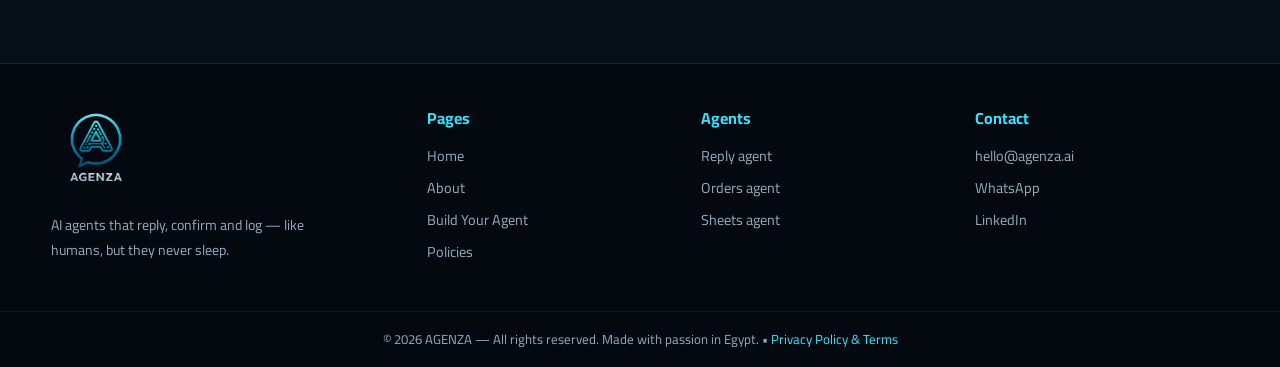
<file: index-en.html>
<!DOCTYPE html>
<html lang="en" dir="ltr">
<head>
<meta charset="UTF-8" />
<meta name="viewport" content="width=device-width, initial-scale=1.0" />
<title>AGENZA — AI Agents That Reply Like Humans</title>
<meta name="description" content="AGENZA builds AI agents that reply to your customers on every channel and comment like real humans, confirm orders, and log everything to Google Sheets and Excel." />
<link rel="icon" type="image/png" href="logo/agenza-logo.png" />
<link rel="preconnect" href="https://fonts.googleapis.com" />
<link rel="preconnect" href="https://fonts.gstatic.com" crossorigin />
<link href="https://fonts.googleapis.com/css2?family=Cairo:wght@300;400;500;600;700;800;900&family=Space+Grotesk:wght@400;500;600;700&display=swap" rel="stylesheet" />
<link rel="stylesheet" href="styles.css?v=3" />
</head>
<body>

<!-- Preloader -->
<div id="preloader">
  <div class="loader-inner">
    <img src="logo/agenza-logo.png" alt="AGENZA" />
    <div class="loader-bar"><span></span></div>
    <p>Preparing your smart agents…</p>
  </div>
</div>

<canvas id="particles"></canvas>
<div class="orb orb-1"></div>
<div class="orb orb-2"></div>
<div class="orb orb-3"></div>
<div class="grid-overlay"></div>

<!-- NAV -->
<header class="nav" id="nav">
  <div class="container nav-inner">
    <a href="index-en.html" class="brand">
      <img src="logo/agenza-logo.png" alt="AGENZA logo" />
      <span class="brand-text">AGENZA<small>AI AGENTS</small></span>
    </a>
    <nav class="links">
      <a href="index-en.html">Home</a>
      <a href="index-en.html#services">Agents</a>
      <a href="about-en.html">About</a>
      <a href="builder-en.html">Build Your Agent</a>
      <a href="policy-en.html">Policies</a>
    </nav>
    <div class="nav-cta">
      <button class="langToggle" title="التبديل للعربية">AR</button>
      <a href="index-en.html#contact" class="btn btn-primary btn-sm">Book a Free Demo</a>
      <button class="burger" id="burger" aria-label="menu"><span></span><span></span><span></span></button>
    </div>
  </div>
  <div class="mobile-menu" id="mobileMenu">
    <a href="index-en.html">Home</a>
    <a href="index-en.html#services">Agents</a>
    <a href="about-en.html">About</a>
    <a href="builder-en.html">Build Your Agent</a>
    <a href="policy-en.html">Policies</a>
    <a href="index-en.html#contact">Book a Demo</a>
    <a class="langToggle" href="index.html">AR</a>
  </div>
</header>

<main>
<!-- HERO -->
<section class="hero container" id="hero">
  <div class="hero-copy">
    <div class="badge pulse-dot"><span class="dot"></span> AI agents working 24/7 — replying exactly like humans</div>
    <h1>Your customer will never know<br />they're talking to <span class="grad">AI.</span><br /><span class="outline">That's the whole point.</span></h1>
    <p class="lead">AGENZA builds smart agents that reply to messages and comments on every platform, confirm orders over WhatsApp and email, and log everything to Google Sheets and Excel — without you lifting a finger.</p>
    <div class="hero-btns">
      <a href="builder-en.html" class="btn btn-primary glow">Build My Agent →</a>
      <a href="#demo" class="btn btn-ghost">▶ Watch a real chat</a>
    </div>
    <div class="hero-meta">
      <div class="avatars"><span>M</span><span>S</span><span>K</span><span>+</span></div>
      <div><strong>2,400+ chats daily</strong><small>handled by AGENZA agents in natural dialects</small></div>
    </div>
    <div class="mini-stats">
      <div><b data-count="3">0</b><span>Avg. reply time (sec)</span></div>
      <div><b><span data-count="98">0</span>%</b><span>Customer satisfaction</span></div>
      <div><b><span data-count="40">0</span>%+</b><span>More confirmed orders</span></div>
    </div>
  </div>

  <div class="hero-visual">
    <div class="phone-wrap tilt">
      <div class="phone-glow"></div>
      <div class="chat-card">
        <div class="chat-head">
          <img src="logo/agenza-logo-bg.png" alt="" />
          <div><strong>AGENZA Agent — Sneakers Store</strong><small><i></i> Online now • replies in seconds</small></div>
          <div class="chat-icons">● ● ●</div>
        </div>
        <div class="chat-body" id="heroChat"></div>
        <div class="chat-input"><span>Type a message…</span><button>➤</button></div>
      </div>
      <div class="float-card fc-1">
        <div class="fc-icon">✔</div>
        <div><strong>Order #4821 confirmed</strong><small>WhatsApp • 42 sec ago</small></div>
      </div>
      <div class="float-card fc-2">
        <div class="fc-icon sheet">◫</div>
        <div><strong>Logged to Google Sheets</strong><small>Name + address + phone</small></div>
      </div>
      <div class="float-card fc-3">
        <div class="stars">★★★★★</div>
        <div><strong>"Thought it was a sharp admin!"</strong><small>— an actual customer comment</small></div>
      </div>
    </div>
  </div>
</section>

<!-- MARQUEE -->
<div class="marquee-wrap" dir="ltr">
  <div class="marquee" id="marquee">
    <div class="mq-group">
      <span>WhatsApp</span><i>✦</i><span>Messenger</span><i>✦</i><span>Instagram DMs</span><i>✦</i><span>Facebook Comments</span><i>✦</i><span>TikTok Comments</span><i>✦</i><span>Email</span><i>✦</i><span>Google Sheets</span><i>✦</i><span>Excel</span><i>✦</i>
    </div>
    <div class="mq-group" aria-hidden="true">
      <span>WhatsApp</span><i>✦</i><span>Messenger</span><i>✦</i><span>Instagram DMs</span><i>✦</i><span>Facebook Comments</span><i>✦</i><span>TikTok Comments</span><i>✦</i><span>Email</span><i>✦</i><span>Google Sheets</span><i>✦</i><span>Excel</span><i>✦</i>
    </div>
    <div class="mq-group" aria-hidden="true">
      <span>WhatsApp</span><i>✦</i><span>Messenger</span><i>✦</i><span>Instagram DMs</span><i>✦</i><span>Facebook Comments</span><i>✦</i><span>TikTok Comments</span><i>✦</i><span>Email</span><i>✦</i><span>Google Sheets</span><i>✦</i><span>Excel</span><i>✦</i>
    </div>
    <div class="mq-group" aria-hidden="true">
      <span>WhatsApp</span><i>✦</i><span>Messenger</span><i>✦</i><span>Instagram DMs</span><i>✦</i><span>Facebook Comments</span><i>✦</i><span>TikTok Comments</span><i>✦</i><span>Email</span><i>✦</i><span>Google Sheets</span><i>✦</i><span>Excel</span><i>✦</i>
    </div>
  </div>
</div>

<!-- SERVICES -->
<section class="section container" id="services">
  <div class="sec-head reveal">
    <small>// Your agent fleet</small>
    <h2>3 agents. <span class="grad">Running the whole business.</span></h2>
    <p>Not a bot that says "Hello, choose from the menu". AGENZA agents understand context, joke when it's right, and close the deal when it matters.</p>
  </div>
  <div class="cards3">
    <article class="card reveal">
      <div class="card-top"><div class="icon">💬</div><span class="tag">Most requested</span></div>
      <h3>Smart Reply Agent</h3>
      <p>Replies to WhatsApp, Messenger, Instagram and TikTok messages — plus the comments themselves — in your team's own style and dialect, never sounding like AI.</p>
      <ul>
        <li>Human-like replies in slang or formal tone</li>
        <li>Replies to comments + moves them to DM automatically</li>
        <li>Understands images, prices and complex questions</li>
        <li>Smart escalation to a human when needed</li>
      </ul>
      <div class="mock mini-chat"><span class="m-user">How much is shipping to Mansoura? 🤔</span><span class="m-ai">Welcome! 😊 Shipping to Mansoura is 55 and arrives in 2-3 days.. want me to confirm your order?</span></div>
    </article>
    <article class="card featured reveal">
      <div class="card-top"><div class="icon">📦</div><span class="tag hot">Closes sales</span></div>
      <h3>Order Confirmation Agent</h3>
      <p>Calls the customer on WhatsApp or email after every order, verifies address and phone, cuts returns, and wins back hesitant buyers.</p>
      <ul>
        <li>Smart text follow-up after every new order</li>
        <li>Confirms: name, address, quantity, cash / card</li>
        <li>Automatic follow-up on pending orders and abandoned carts</li>
        <li>Daily report: confirmed / cancelled / no answer</li>
      </ul>
      <div class="mock order"><div><b>Order #4821 — confirmed ✔</b><small>WhatsApp • confirmed in 1:24 min</small></div><em>98%</em></div>
    </article>
    <article class="card reveal">
      <div class="card-top"><div class="icon">📊</div><span class="tag">Zero errors</span></div>
      <h3>Data Entry Agent</h3>
      <p>Every chat or order instantly becomes an organized row in Google Sheets or Excel — no copy-paste, no mistakes.</p>
      <ul>
        <li>Instant logging: name, phone, address, product</li>
        <li>Auto-cleaning of numbers and addresses</li>
        <li>Connects with your CRM and existing sheets</li>
        <li>Instant alert on missing data or wrong numbers</li>
      </ul>
      <div class="mock sheet-mock"><span></span><span></span><span class="on"></span><span></span><span class="on"></span><span></span><span></span><span class="on"></span><span></span></div>
    </article>
  </div>

  <div class="compare reveal">
    <div class="cmp-head"><span>Traditional bot 🤖</span><span class="agenza">AGENZA agent ✦</span><span>Human employee 🧑‍💼</span></div>
    <div class="cmp-row"><span>Replies with saved templates</span><strong class="agenza">Replies like one of your team</strong><span>Replies well but sleeps 😴</span></div>
    <div class="cmp-row"><span>Loses the comments</span><strong class="agenza">Replies to comments and turns them into orders</strong><span>Can't keep up with comments</span></div>
    <div class="cmp-row"><span>—</span><strong class="agenza">Confirms the order + logs it in a sheet</strong><span>Sometimes forgets to log</span></div>
  </div>
</section>

<!-- HOW -->
<section class="section how" id="how">
  <div class="container">
    <div class="sec-head reveal">
      <small>// From zero to live</small>
      <h2>Live in <span class="grad">just 4 steps.</span></h2>
    </div>
    <div class="steps">
      <div class="step reveal"><em>01</em><h4>We learn your business</h4><p>A 30-minute call: your products, prices, FAQs, and how you talk to customers.</p></div>
      <div class="step reveal"><em>02</em><h4>We build it your way</h4><p>Trained on your data and dialect — you review the replies before launch.</p></div>
      <div class="step reveal"><em>03</em><h4>We connect your channels</h4><p>WhatsApp, Facebook, Instagram, TikTok, email + Google Sheets and Excel. All in one day.</p></div>
      <div class="step reveal"><em>04</em><h4>It works while you watch</h4><p>Instant 24/7 replies, order confirmations, daily reports. Improved every week.</p></div>
    </div>
  </div>
</section>

<!-- DEMO -->
<section class="section container" id="demo">
  <div class="sec-head reveal">
    <small>// Try it yourself</small>
    <h2>Click any agent <span class="grad">and watch it work.</span></h2>
  </div>
  <div class="demo-tabs reveal">
    <button class="active" data-tab="reply">💬 Reply Agent</button>
    <button data-tab="order">📦 Orders Agent</button>
    <button data-tab="sheet">📊 Sheets Agent</button>
  </div>
  <div class="demo-box reveal">
    <div class="demo-chat" id="demoChat"></div>
    <div class="demo-side">
      <h4 id="demoTitle">Smart Reply Agent</h4>
      <p id="demoDesc">Replies to comments and messages like a real admin.</p>
      <div class="demo-log" id="demoLog"></div>
      <button class="btn btn-primary btn-sm" id="replayDemo">↻ Replay simulation</button>
    </div>
  </div>
</section>

<!-- INTEGRATIONS -->
<section class="section container" id="integrations">
  <div class="sec-head reveal">
    <small>// Works where your customers are</small>
    <h2>Fully integrated <span class="grad">with your tools.</span></h2>
  </div>
  <div class="integ-grid">
    <div class="integ reveal"><i>🟢</i><b>WhatsApp Business</b><small>Replies + order confirmation</small></div>
    <div class="integ reveal"><i>💙</i><b>Messenger</b><small>Instant 24/7 replies</small></div>
    <div class="integ reveal"><i>📸</i><b>Instagram</b><small>DMs + comments + stories</small></div>
    <div class="integ reveal"><i>👍</i><b>Facebook Comments</b><small>Reply + move to DM</small></div>
    <div class="integ reveal"><i>🎵</i><b>TikTok</b><small>Comments and messages</small></div>
    <div class="integ reveal"><i>✉️</i><b>Email</b><small>Confirmation &amp; follow-up</small></div>
    <div class="integ reveal"><i>📗</i><b>Google Sheets</b><small>Instant logging</small></div>
    <div class="integ reveal"><i>📊</i><b>Excel</b><small>Organized reports</small></div>
  </div>
  <div class="quote-strip reveal">
    <p>"We used to reply after 3 hours… now customers get a reply in 3 seconds, and comment sales went up <b>3x</b>."</p>
    <small>— Fashion store manager, AGENZA client ★★★★★</small>
  </div>
</section>

<!-- PRICING -->
<section class="section container" id="pricing">
  <div class="sec-head reveal">
    <small>// Flexible plans</small>
    <h2>Pay for <span class="grad">your size.</span></h2>
    <p>Every plan includes: human-feel replies, channel connections, and training on your products.</p>
  </div>
  <div class="pricing">
    <div class="price reveal"><h4>Launch</h4><div class="p-num">—<small>/ month</small></div><ul><li>✔ One agent (reply or confirm)</li><li>✔ Two channels (e.g. WhatsApp + Facebook)</li><li>✔ Up to 1,000 chats / month</li><li>✔ Google Sheet logging</li></ul><a href="#contact" class="btn btn-ghost">Start now</a></div>
    <div class="price pro reveal"><span class="tag hot">Best seller</span><h4>Growth</h4><div class="p-num">—<small>/ month</small></div><ul><li>✔ 3 agents (reply + orders + sheets)</li><li>✔ All channels + comments</li><li>✔ Up to 10,000 chats / month</li><li>✔ Reports + weekly tuning</li><li>✔ Priority WhatsApp support</li></ul><a href="#contact" class="btn btn-primary">Book a demo</a></div>
    <div class="price reveal"><h4>Business</h4><div class="p-num">Custom</div><ul><li>✔ Multiple custom agents</li><li>✔ CRM / API / internal Excel links</li><li>✔ Unlimited chats</li><li>✔ Account manager + SLA</li></ul><a href="#contact" class="btn btn-ghost">Talk to us</a></div>
  </div>
</section>

<!-- FAQ -->
<section class="section container" id="faq">
  <div class="sec-head reveal"><small>// Got questions?</small><h2>Frequently asked <span class="grad">questions.</span></h2></div>
  <div class="faq">
    <details open class="reveal"><summary>Will customers know it's AI?</summary><p>No — that's our secret. The agent replies in your dialect and style, gets context, humor and moods, and never makes robotic bot mistakes. Most of our clients' customers think it's a sharp new employee.</p></details>
    <details class="reveal"><summary>Does it really reply to comments?</summary><p>Yes. It watches Facebook, Instagram and TikTok comments in real time, replies publicly like a human, and when there's buying intent it moves the customer to DM and follows through to the order.</p></details>
    <details class="reveal"><summary>How does it confirm orders?</summary><p>As soon as an order comes in, the agent messages the customer on WhatsApp or email, verifies name, address, phone and payment method, logs the status (confirmed / cancelled / no answer) and follows up if they don't reply.</p></details>
    <details class="reveal"><summary>Where is the data stored?</summary><p>Directly in your Google Sheets or Excel, in real time — every chat becomes an organized row. We clean numbers and addresses and alert you when something is missing.</p></details>
    <details class="reveal"><summary>Which dialects does it speak?</summary><p>Egyptian, Gulf, Levantine, formal Arabic — switching per customer. And if you have product-specific terms, we train it on those too.</p></details>
  </div>
</section>

<!-- CONTACT -->
<section class="section container" id="contact">
  <div class="contact-box reveal">
    <div class="c-copy">
      <small>// Ready to sleep while the agent works?</small>
      <h2>Let <span class="grad">AGENZA</span><br />reply for you starting tomorrow.</h2>
      <p>Leave your details and we'll call you the same day with a live demo on your own products — not a recorded pitch.</p>
      <ul class="c-points"><li>✔ Free 30-minute demo</li><li>✔ One-week trial on your channels</li><li>✔ No credit card</li></ul>
      <div class="c-direct">
        <a href="#" class="btn btn-primary">💬 Direct WhatsApp</a>
        <a href="mailto:hello@agenza.ai" class="btn btn-ghost">hello@agenza.ai</a>
      </div>
    </div>
    <form class="c-form" id="leadForm">
      <label>Your name<input required name="name" placeholder="e.g. Ahmed Samir" /></label>
      <label>WhatsApp number<input required name="phone" placeholder="01xxxxxxxxx" /></label>
      <label>Business type
        <select name="biz"><option>Online store / E-commerce</option><option>Restaurant / Café</option><option>Clinic / Beauty center</option><option>Real estate</option><option>Services / Other</option></select>
      </label>
      <label>What do you need most?<textarea name="msg" rows="3" placeholder="e.g. replying to TikTok comments and confirming orders on WhatsApp…"></textarea></label>
      <button class="btn btn-primary glow" type="submit">Send &amp; build my agent →</button>
      <small class="form-note" id="formNote">By submitting you agree we may contact you via WhatsApp or email.</small>
    </form>
  </div>
</section>
</main>

<footer>
  <div class="container foot">
    <div class="f-brand"><img src="logo/agenza-logo.png" alt="AGENZA" /><p>AI agents that reply, confirm and log — like humans, but they never sleep.</p></div>
    <div><b>Pages</b><a href="index-en.html">Home</a><a href="about-en.html">About</a><a href="builder-en.html">Build Your Agent</a><a href="policy-en.html">Policies</a></div>
    <div><b>Agents</b><a href="index-en.html#services">Reply agent</a><a href="index-en.html#services">Orders agent</a><a href="index-en.html#services">Sheets agent</a></div>
    <div><b>Contact</b><a href="mailto:hello@agenza.ai">hello@agenza.ai</a><a href="#">WhatsApp</a><a href="#">LinkedIn</a></div>
  </div>
  <div class="copy">© 2026 AGENZA — All rights reserved. Made with passion in Egypt. • <a href="policy-en.html" style="color:var(--cyan)">Privacy Policy &amp; Terms</a></div>
</footer>

<a href="builder-en.html" class="sticky-cta">Build my agent →</a>

<a class="wa-float" href="https://wa.me/201000000000?text=%D8%A3%D9%87%D9%84%D8%A7%D9%8B%20AGENZA" target="_blank" rel="noopener" aria-label="WhatsApp">💬</a>
<script src="script.js?v=2"></script>
<script src="agent-widget.js?v=4"></script>
</body>
</html>
</file>
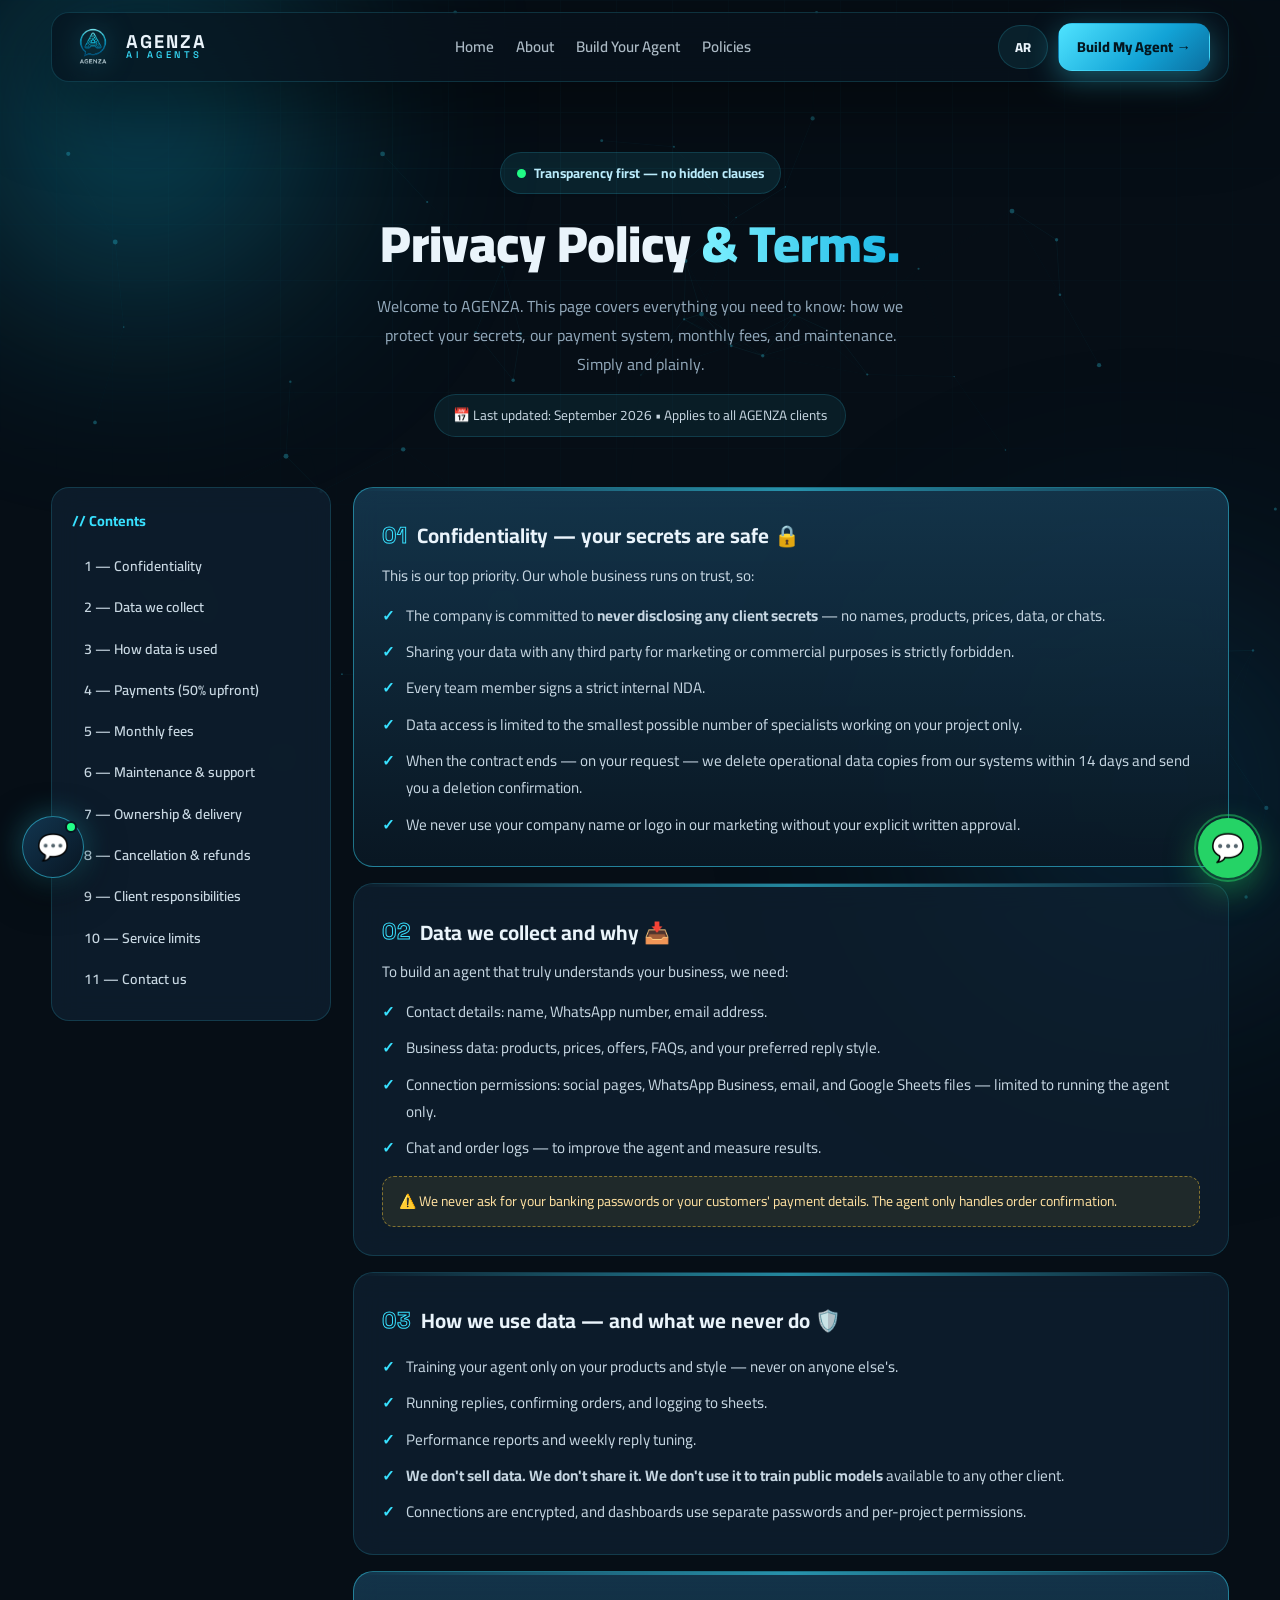
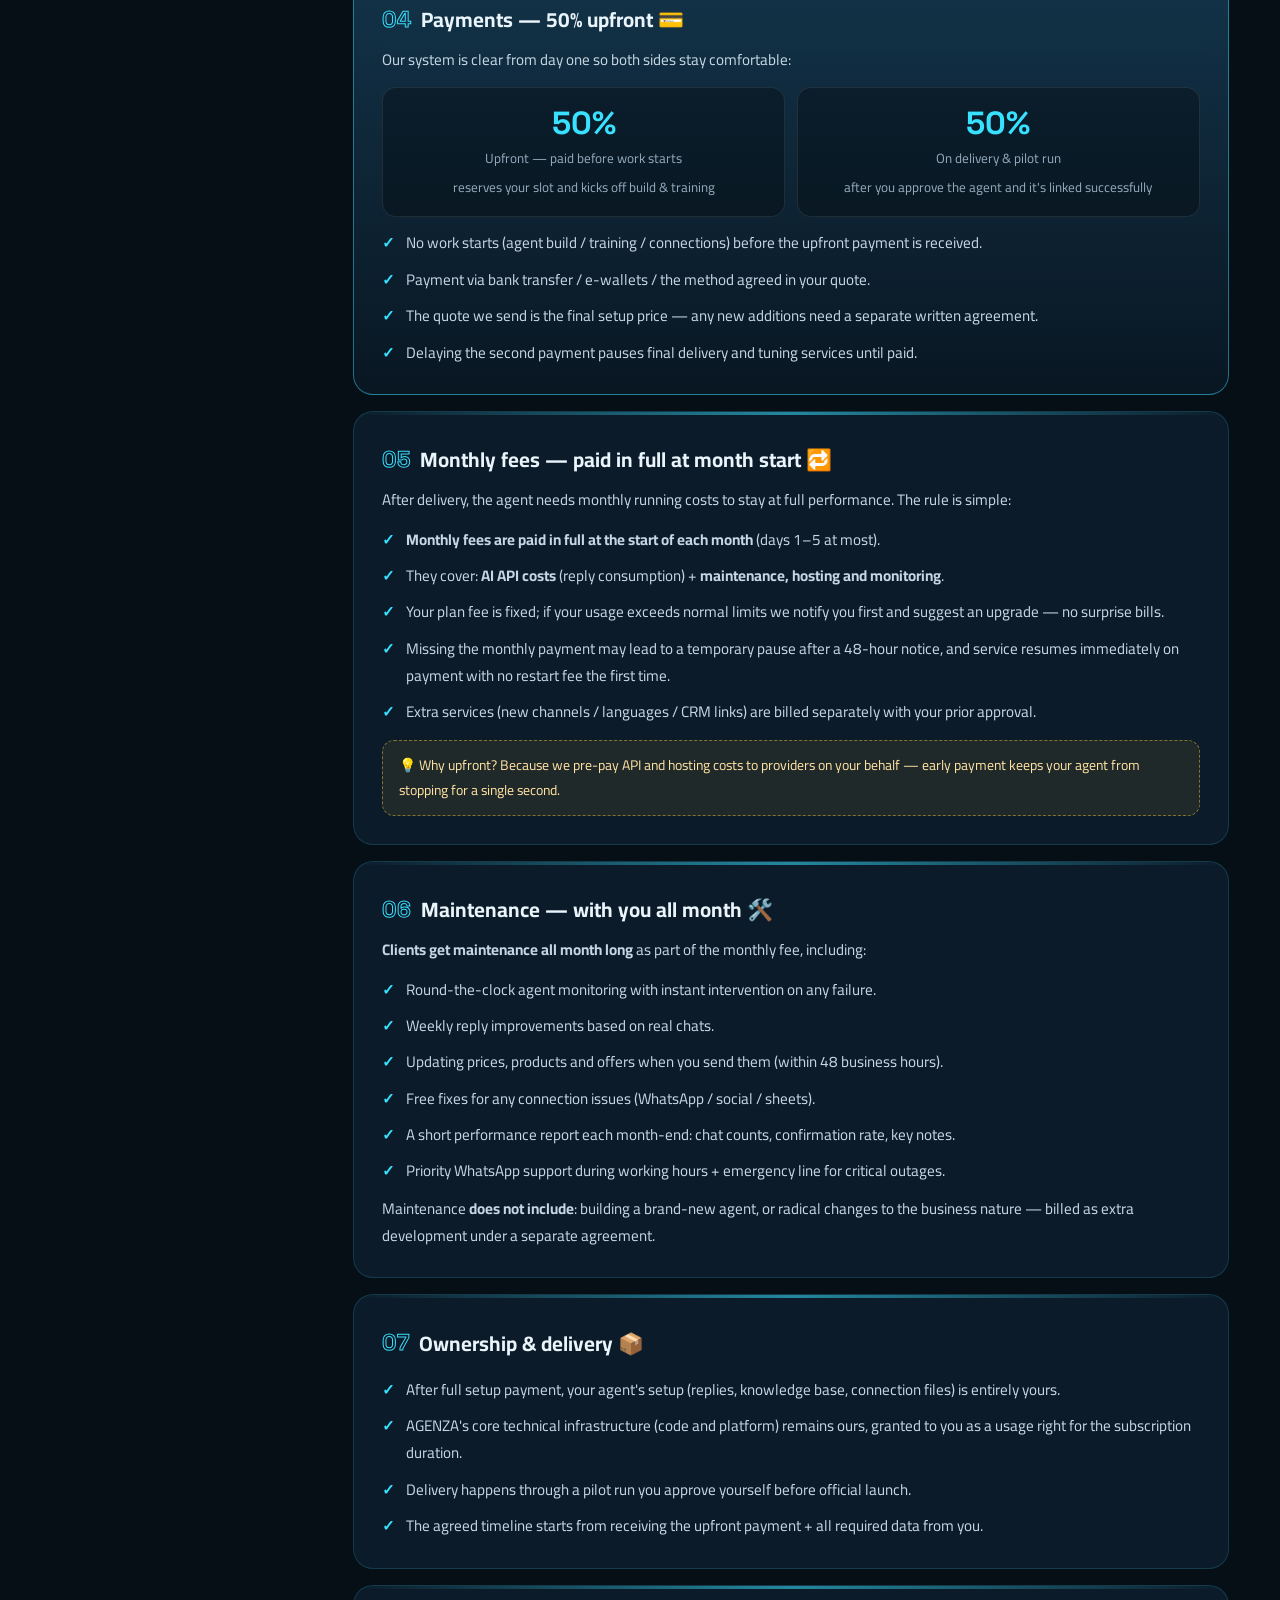
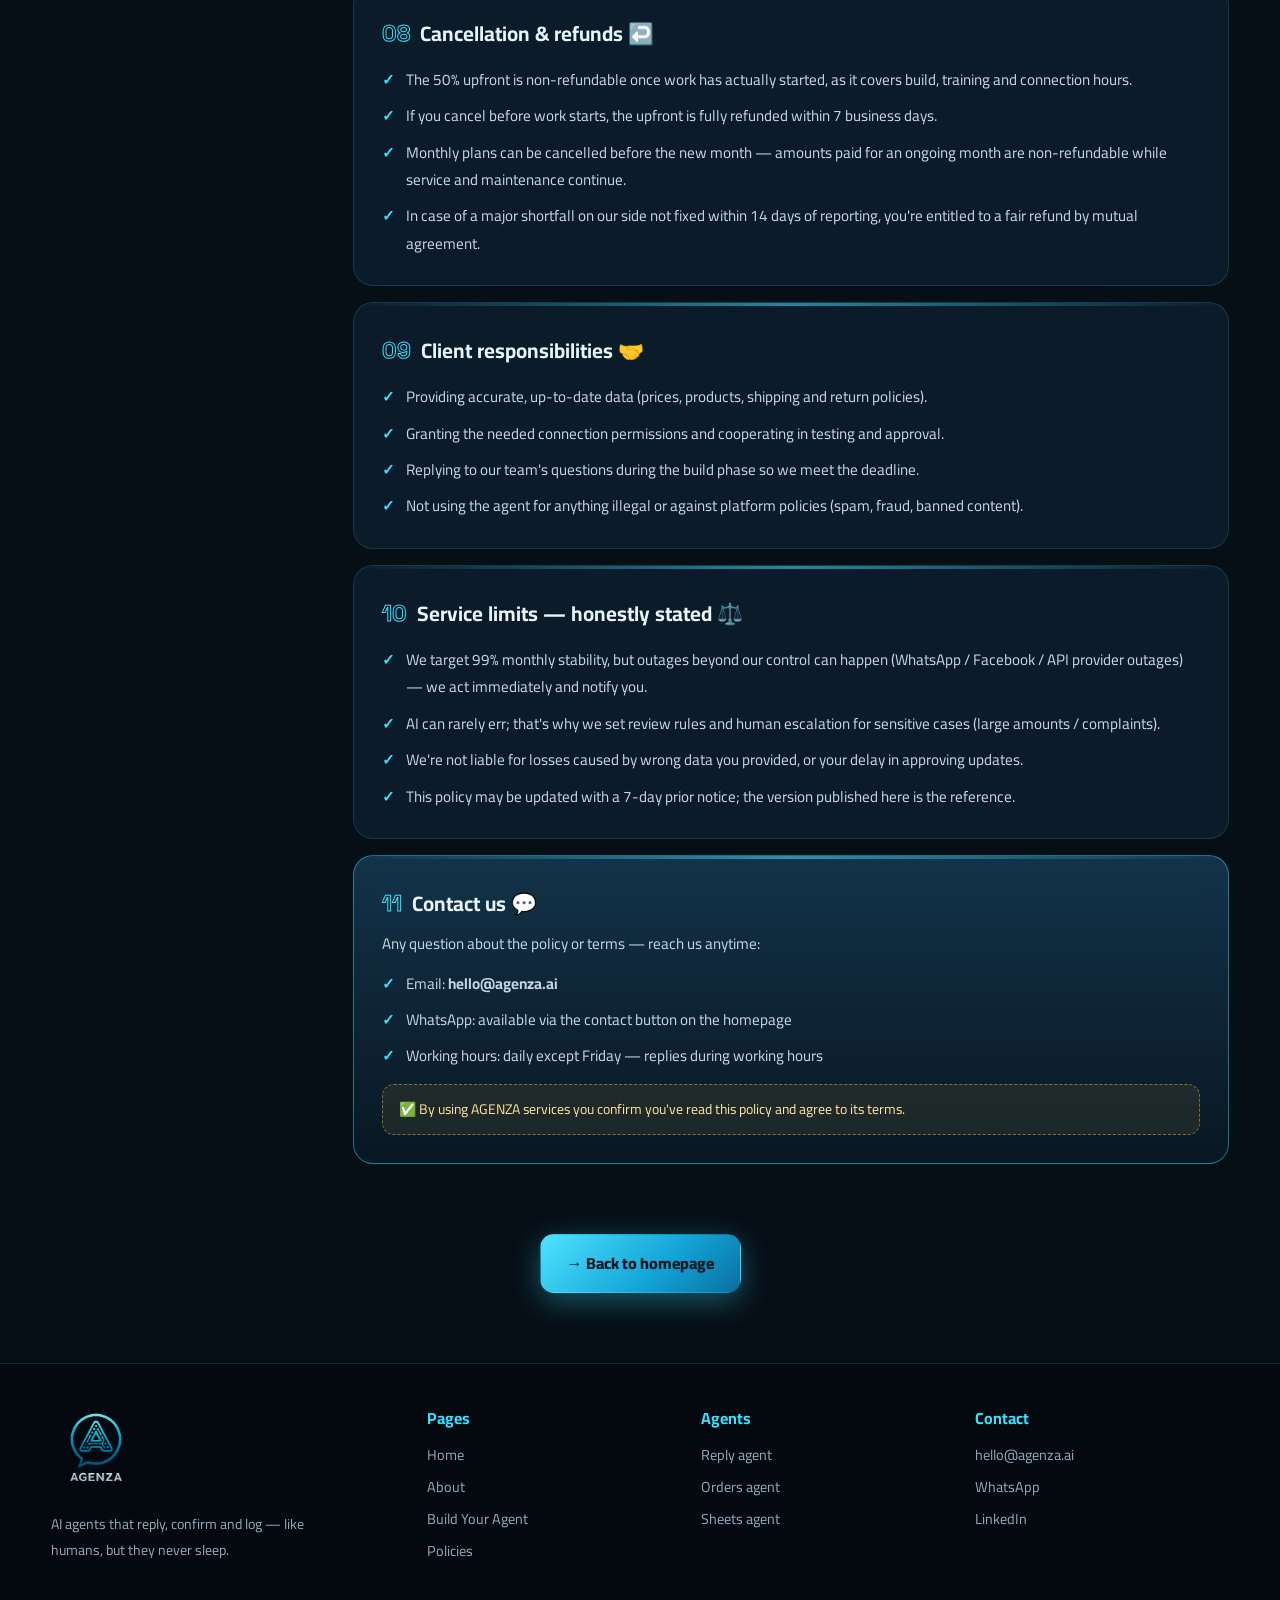
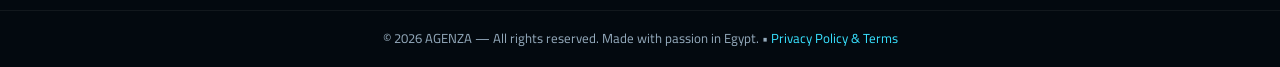
<file: policy-en.html>
<!DOCTYPE html>
<html lang="en" dir="ltr">
<head>
<meta charset="UTF-8" />
<meta name="viewport" content="width=device-width, initial-scale=1.0" />
<title>Privacy Policy &amp; Terms — AGENZA</title>
<meta name="description" content="AGENZA privacy policy and terms: confidentiality, payments, monthly fees and maintenance." />
<link rel="icon" type="image/png" href="logo/agenza-logo.png" />
<link rel="preconnect" href="https://fonts.googleapis.com" />
<link rel="preconnect" href="https://fonts.gstatic.com" crossorigin />
<link href="https://fonts.googleapis.com/css2?family=Cairo:wght@300;400;500;600;700;800;900&family=Space+Grotesk:wght@400;500;600;700&display=swap" rel="stylesheet" />
<link rel="stylesheet" href="styles.css?v=3" />
<style>
.policy-hero{padding:70px 0 10px;text-align:center}
.policy-hero .badge{margin-bottom:14px}
.policy-hero h1{font-size:clamp(2rem,4.5vw,3.2rem);font-weight:900;line-height:1.4}
.policy-hero p{color:var(--muted);max-width:62ch;margin:12px auto 0}
.updated{display:inline-flex;gap:8px;align-items:center;margin-top:16px;font-size:.85rem;color:var(--silver);background:rgba(56,225,255,.07);border:1px solid var(--stroke);padding:8px 18px;border-radius:99px}
.policy-grid{display:grid;grid-template-columns:280px 1fr;gap:22px;padding:40px 0 70px;align-items:start}
.toc{position:sticky;top:90px;background:var(--card);border:1px solid var(--stroke);border-radius:18px;padding:20px;backdrop-filter:blur(14px)}
.toc b{color:var(--cyan);font-size:.9rem;display:block;margin-bottom:12px}
.toc a{display:block;padding:8px 12px;border-radius:10px;color:var(--silver);font-size:.88rem;font-weight:600}
.toc a:hover,.toc a.active{background:rgba(56,225,255,.1);color:var(--text)}
.policy-doc{display:flex;flex-direction:column;gap:16px}
.p-card{background:var(--card);border:1px solid var(--stroke);border-radius:20px;padding:28px;backdrop-filter:blur(14px);position:relative;overflow:hidden}
.p-card::before{content:'';position:absolute;inset:0 0 auto 0;height:3px;background:linear-gradient(90deg,transparent,var(--cyan),transparent);opacity:.55}
.p-card h2{font-size:1.3rem;margin-bottom:6px;display:flex;gap:10px;align-items:center}
.p-card h2 .n{font-family:'Space Grotesk';color:transparent;-webkit-text-stroke:1px var(--cyan);font-size:1.4rem}
.p-card p,.p-card li{color:#c6d6e2;font-size:.95rem}
.p-card ul{list-style:none;display:flex;flex-direction:column;gap:9px;margin-top:12px}
.p-card ul li{padding-inline-start:24px;position:relative}
.p-card ul li::before{content:'✓';position:absolute;inset-inline-start:0;color:var(--cyan);font-weight:900}
.highlight{border-color:rgba(56,225,255,.45)!important;background:linear-gradient(180deg,rgba(22,58,82,.85),rgba(10,24,36,.9))!important}
.pay-box{display:grid;grid-template-columns:1fr 1fr;gap:12px;margin-top:14px}
.pay-box div{background:rgba(0,0,0,.3);border:1px solid rgba(255,255,255,.09);border-radius:14px;padding:16px;text-align:center}
.pay-box b{font-family:'Space Grotesk';font-size:2rem;color:var(--cyan);display:block;line-height:1.2}
.pay-box small{color:var(--muted)}
.note{background:rgba(255,206,58,.08);border:1px dashed rgba(255,206,58,.45);border-radius:12px;padding:12px 16px;margin-top:14px;font-size:.87rem;color:#ffe1a1}
.back-home{margin:0 auto 70px;display:flex;justify-content:center}
@media(max-width:900px){.policy-grid{grid-template-columns:1fr}.toc{position:static}.pay-box{grid-template-columns:1fr}}
</style>
</head>
<body>

<div id="preloader">
  <div class="loader-inner">
    <img src="logo/agenza-logo.png" alt="AGENZA" />
    <div class="loader-bar"><span></span></div>
    <p>Opening terms &amp; policies…</p>
  </div>
</div>

<canvas id="particles"></canvas>
<div class="orb orb-1"></div>
<div class="orb orb-2"></div>
<div class="grid-overlay"></div>

<header class="nav">
  <div class="container nav-inner">
    <a href="index-en.html" class="brand">
      <img src="logo/agenza-logo.png" alt="AGENZA logo" />
      <span class="brand-text">AGENZA<small>AI AGENTS</small></span>
    </a>
    <nav class="links">
      <a href="index-en.html">Home</a>
      <a href="about-en.html">About</a>
      <a href="builder-en.html">Build Your Agent</a>
      <a href="policy-en.html">Policies</a>
    </nav>
    <div class="nav-cta">
      <button class="langToggle" title="التبديل للعربية">AR</button>
      <a href="builder-en.html" class="btn btn-primary btn-sm">Build My Agent →</a>
      <button class="burger" id="burger" aria-label="menu"><span></span><span></span><span></span></button>
    </div>
  </div>
  <div class="mobile-menu" id="mobileMenu">
    <a href="index-en.html">Home</a>
    <a href="about-en.html">About</a>
    <a href="builder-en.html">Build Your Agent</a>
    <a href="policy-en.html">Policies</a>
    <a class="langToggle" href="policy.html">AR</a>
  </div>
</header>

<main>
  <section class="container policy-hero">
    <div class="badge pulse-dot"><span class="dot"></span> Transparency first — no hidden clauses</div>
    <h1>Privacy Policy <span class="grad">&amp; Terms.</span></h1>
    <p>Welcome to AGENZA. This page covers everything you need to know: how we protect your secrets, our payment system, monthly fees, and maintenance. Simply and plainly.</p>
    <div class="updated">📅 Last updated: September 2026 • Applies to all AGENZA clients</div>
  </section>

  <section class="container policy-grid">
    <aside class="toc">
      <b>// Contents</b>
      <a href="#sec1">1 — Confidentiality</a>
      <a href="#sec2">2 — Data we collect</a>
      <a href="#sec3">3 — How data is used</a>
      <a href="#sec4">4 — Payments (50% upfront)</a>
      <a href="#sec5">5 — Monthly fees</a>
      <a href="#sec6">6 — Maintenance &amp; support</a>
      <a href="#sec7">7 — Ownership &amp; delivery</a>
      <a href="#sec8">8 — Cancellation &amp; refunds</a>
      <a href="#sec9">9 — Client responsibilities</a>
      <a href="#sec10">10 — Service limits</a>
      <a href="#sec11">11 — Contact us</a>
    </aside>

    <div class="policy-doc">
      <article class="p-card highlight" id="sec1">
        <h2><span class="n">01</span> Confidentiality — your secrets are safe 🔒</h2>
        <p>This is our top priority. Our whole business runs on trust, so:</p>
        <ul>
          <li>The company is committed to <b>never disclosing any client secrets</b> — no names, products, prices, data, or chats.</li>
          <li>Sharing your data with any third party for marketing or commercial purposes is strictly forbidden.</li>
          <li>Every team member signs a strict internal NDA.</li>
          <li>Data access is limited to the smallest possible number of specialists working on your project only.</li>
          <li>When the contract ends — on your request — we delete operational data copies from our systems within 14 days and send you a deletion confirmation.</li>
          <li>We never use your company name or logo in our marketing without your explicit written approval.</li>
        </ul>
      </article>

      <article class="p-card" id="sec2">
        <h2><span class="n">02</span> Data we collect and why 📥</h2>
        <p>To build an agent that truly understands your business, we need:</p>
        <ul>
          <li>Contact details: name, WhatsApp number, email address.</li>
          <li>Business data: products, prices, offers, FAQs, and your preferred reply style.</li>
          <li>Connection permissions: social pages, WhatsApp Business, email, and Google Sheets files — limited to running the agent only.</li>
          <li>Chat and order logs — to improve the agent and measure results.</li>
        </ul>
        <div class="note">⚠️ We never ask for your banking passwords or your customers' payment details. The agent only handles order confirmation.</div>
      </article>

      <article class="p-card" id="sec3">
        <h2><span class="n">03</span> How we use data — and what we never do 🛡️</h2>
        <ul>
          <li>Training your agent only on your products and style — never on anyone else's.</li>
          <li>Running replies, confirming orders, and logging to sheets.</li>
          <li>Performance reports and weekly reply tuning.</li>
          <li><b>We don't sell data. We don't share it. We don't use it to train public models</b> available to any other client.</li>
          <li>Connections are encrypted, and dashboards use separate passwords and per-project permissions.</li>
        </ul>
      </article>

      <article class="p-card highlight" id="sec4">
        <h2><span class="n">04</span> Payments — 50% upfront 💳</h2>
        <p>Our system is clear from day one so both sides stay comfortable:</p>
        <div class="pay-box">
          <div><b>50%</b><small>Upfront — paid before work starts<br />reserves your slot and kicks off build &amp; training</small></div>
          <div><b>50%</b><small>On delivery &amp; pilot run<br />after you approve the agent and it's linked successfully</small></div>
        </div>
        <ul>
          <li>No work starts (agent build / training / connections) before the upfront payment is received.</li>
          <li>Payment via bank transfer / e-wallets / the method agreed in your quote.</li>
          <li>The quote we send is the final setup price — any new additions need a separate written agreement.</li>
          <li>Delaying the second payment pauses final delivery and tuning services until paid.</li>
        </ul>
      </article>

      <article class="p-card" id="sec5">
        <h2><span class="n">05</span> Monthly fees — paid in full at month start 🔁</h2>
        <p>After delivery, the agent needs monthly running costs to stay at full performance. The rule is simple:</p>
        <ul>
          <li><b>Monthly fees are paid in full at the start of each month</b> (days 1–5 at most).</li>
          <li>They cover: <b>AI API costs</b> (reply consumption) + <b>maintenance, hosting and monitoring</b>.</li>
          <li>Your plan fee is fixed; if your usage exceeds normal limits we notify you first and suggest an upgrade — no surprise bills.</li>
          <li>Missing the monthly payment may lead to a temporary pause after a 48-hour notice, and service resumes immediately on payment with no restart fee the first time.</li>
          <li>Extra services (new channels / languages / CRM links) are billed separately with your prior approval.</li>
        </ul>
        <div class="note">💡 Why upfront? Because we pre-pay API and hosting costs to providers on your behalf — early payment keeps your agent from stopping for a single second.</div>
      </article>

      <article class="p-card" id="sec6">
        <h2><span class="n">06</span> Maintenance — with you all month 🛠️</h2>
        <p><b>Clients get maintenance all month long</b> as part of the monthly fee, including:</p>
        <ul>
          <li>Round-the-clock agent monitoring with instant intervention on any failure.</li>
          <li>Weekly reply improvements based on real chats.</li>
          <li>Updating prices, products and offers when you send them (within 48 business hours).</li>
          <li>Free fixes for any connection issues (WhatsApp / social / sheets).</li>
          <li>A short performance report each month-end: chat counts, confirmation rate, key notes.</li>
          <li>Priority WhatsApp support during working hours + emergency line for critical outages.</li>
        </ul>
        <p style="margin-top:10px">Maintenance <b>does not include</b>: building a brand-new agent, or radical changes to the business nature — billed as extra development under a separate agreement.</p>
      </article>

      <article class="p-card" id="sec7">
        <h2><span class="n">07</span> Ownership &amp; delivery 📦</h2>
        <ul>
          <li>After full setup payment, your agent's setup (replies, knowledge base, connection files) is entirely yours.</li>
          <li>AGENZA's core technical infrastructure (code and platform) remains ours, granted to you as a usage right for the subscription duration.</li>
          <li>Delivery happens through a pilot run you approve yourself before official launch.</li>
          <li>The agreed timeline starts from receiving the upfront payment + all required data from you.</li>
        </ul>
      </article>

      <article class="p-card" id="sec8">
        <h2><span class="n">08</span> Cancellation &amp; refunds ↩️</h2>
        <ul>
          <li>The 50% upfront is non-refundable once work has actually started, as it covers build, training and connection hours.</li>
          <li>If you cancel before work starts, the upfront is fully refunded within 7 business days.</li>
          <li>Monthly plans can be cancelled before the new month — amounts paid for an ongoing month are non-refundable while service and maintenance continue.</li>
          <li>In case of a major shortfall on our side not fixed within 14 days of reporting, you're entitled to a fair refund by mutual agreement.</li>
        </ul>
      </article>

      <article class="p-card" id="sec9">
        <h2><span class="n">09</span> Client responsibilities 🤝</h2>
        <ul>
          <li>Providing accurate, up-to-date data (prices, products, shipping and return policies).</li>
          <li>Granting the needed connection permissions and cooperating in testing and approval.</li>
          <li>Replying to our team's questions during the build phase so we meet the deadline.</li>
          <li>Not using the agent for anything illegal or against platform policies (spam, fraud, banned content).</li>
        </ul>
      </article>

      <article class="p-card" id="sec10">
        <h2><span class="n">10</span> Service limits — honestly stated ⚖️</h2>
        <ul>
          <li>We target 99% monthly stability, but outages beyond our control can happen (WhatsApp / Facebook / API provider outages) — we act immediately and notify you.</li>
          <li>AI can rarely err; that's why we set review rules and human escalation for sensitive cases (large amounts / complaints).</li>
          <li>We're not liable for losses caused by wrong data you provided, or your delay in approving updates.</li>
          <li>This policy may be updated with a 7-day prior notice; the version published here is the reference.</li>
        </ul>
      </article>

      <article class="p-card highlight" id="sec11">
        <h2><span class="n">11</span> Contact us 💬</h2>
        <p>Any question about the policy or terms — reach us anytime:</p>
        <ul>
          <li>Email: <b dir="ltr">hello@agenza.ai</b></li>
          <li>WhatsApp: available via the contact button on the homepage</li>
          <li>Working hours: daily except Friday — replies during working hours</li>
        </ul>
        <div class="note">✅ By using AGENZA services you confirm you've read this policy and agree to its terms.</div>
      </article>
    </div>
  </section>

  <div class="back-home">
    <a href="index-en.html" class="btn btn-primary">→ Back to homepage</a>
  </div>
</main>

<footer>
  <div class="container foot">
    <div class="f-brand"><img src="logo/agenza-logo.png" alt="AGENZA" /><p>AI agents that reply, confirm and log — like humans, but they never sleep.</p></div>
    <div><b>Pages</b><a href="index-en.html">Home</a><a href="about-en.html">About</a><a href="builder-en.html">Build Your Agent</a><a href="policy-en.html">Policies</a></div>
    <div><b>Agents</b><a href="index-en.html#services">Reply agent</a><a href="index-en.html#services">Orders agent</a><a href="index-en.html#services">Sheets agent</a></div>
    <div><b>Contact</b><a href="mailto:hello@agenza.ai">hello@agenza.ai</a><a href="#">WhatsApp</a><a href="#">LinkedIn</a></div>
  </div>
  <div class="copy">© 2026 AGENZA — All rights reserved. Made with passion in Egypt. • <a href="policy-en.html" style="color:var(--cyan)">Privacy Policy &amp; Terms</a></div>
</footer>

<a class="wa-float" href="https://wa.me/201000000000?text=%D8%A3%D9%87%D9%84%D8%A7%D9%8B%20AGENZA" target="_blank" rel="noopener" aria-label="WhatsApp">💬</a>
<script src="script.js?v=2"></script>
<script src="agent-widget.js?v=4"></script>
<script>
document.querySelectorAll('.toc a').forEach(a=>{
  a.addEventListener('click',()=>{
    document.querySelectorAll('.toc a').forEach(x=>x.classList.remove('active'));
    a.classList.add('active');
  });
});
</script>
</body>
</html>
</file>
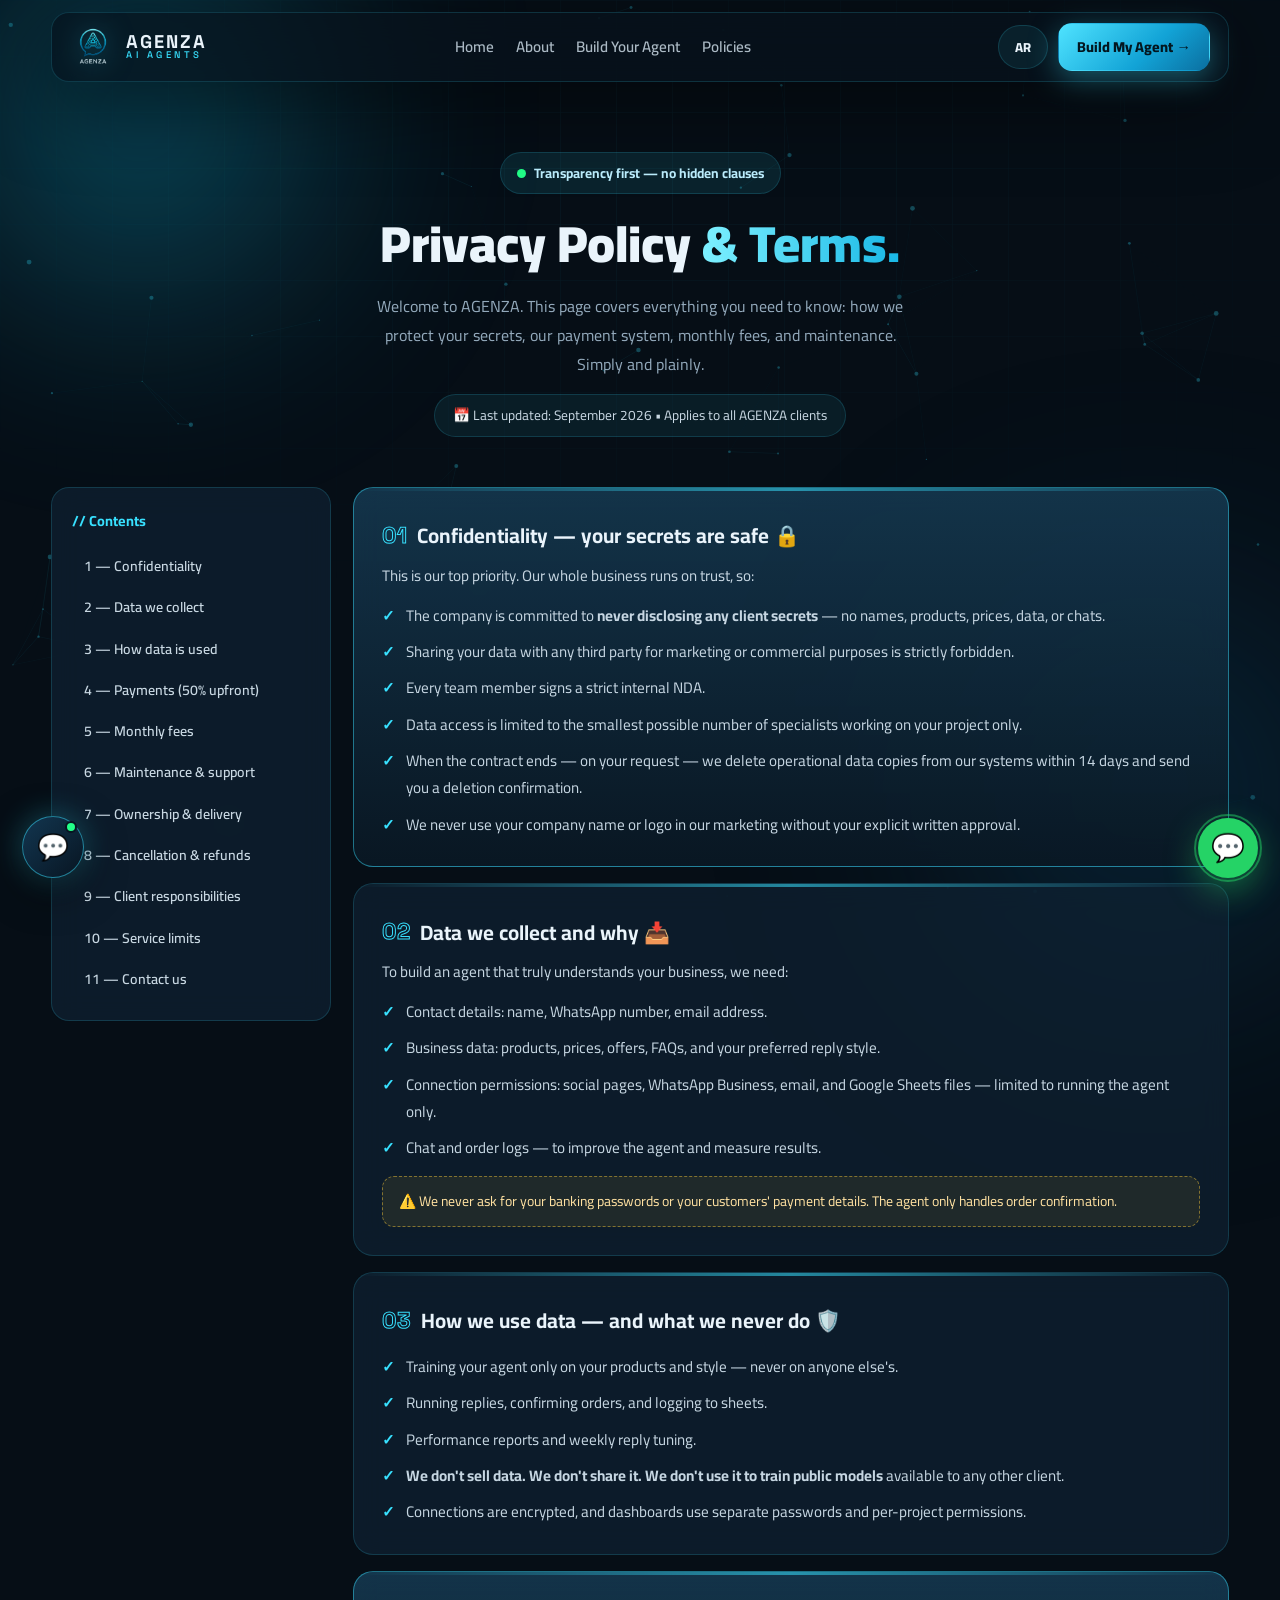
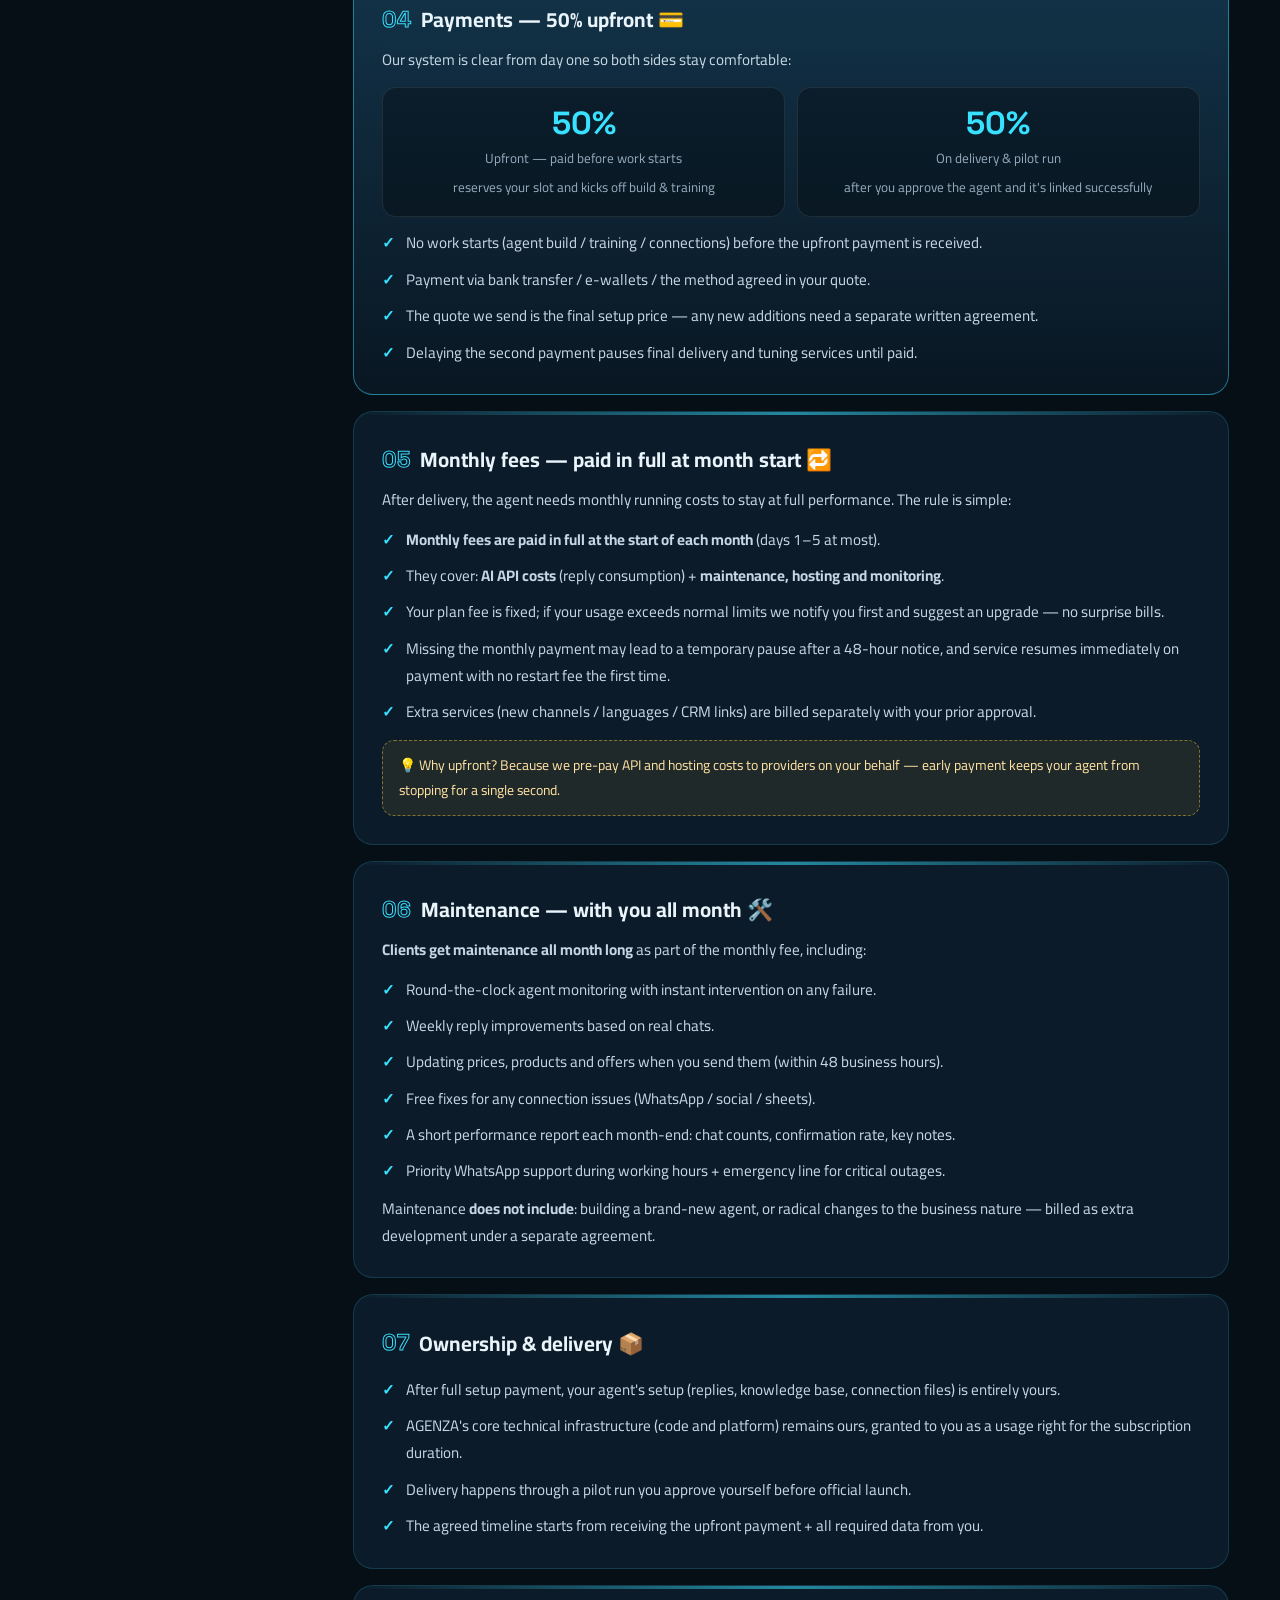
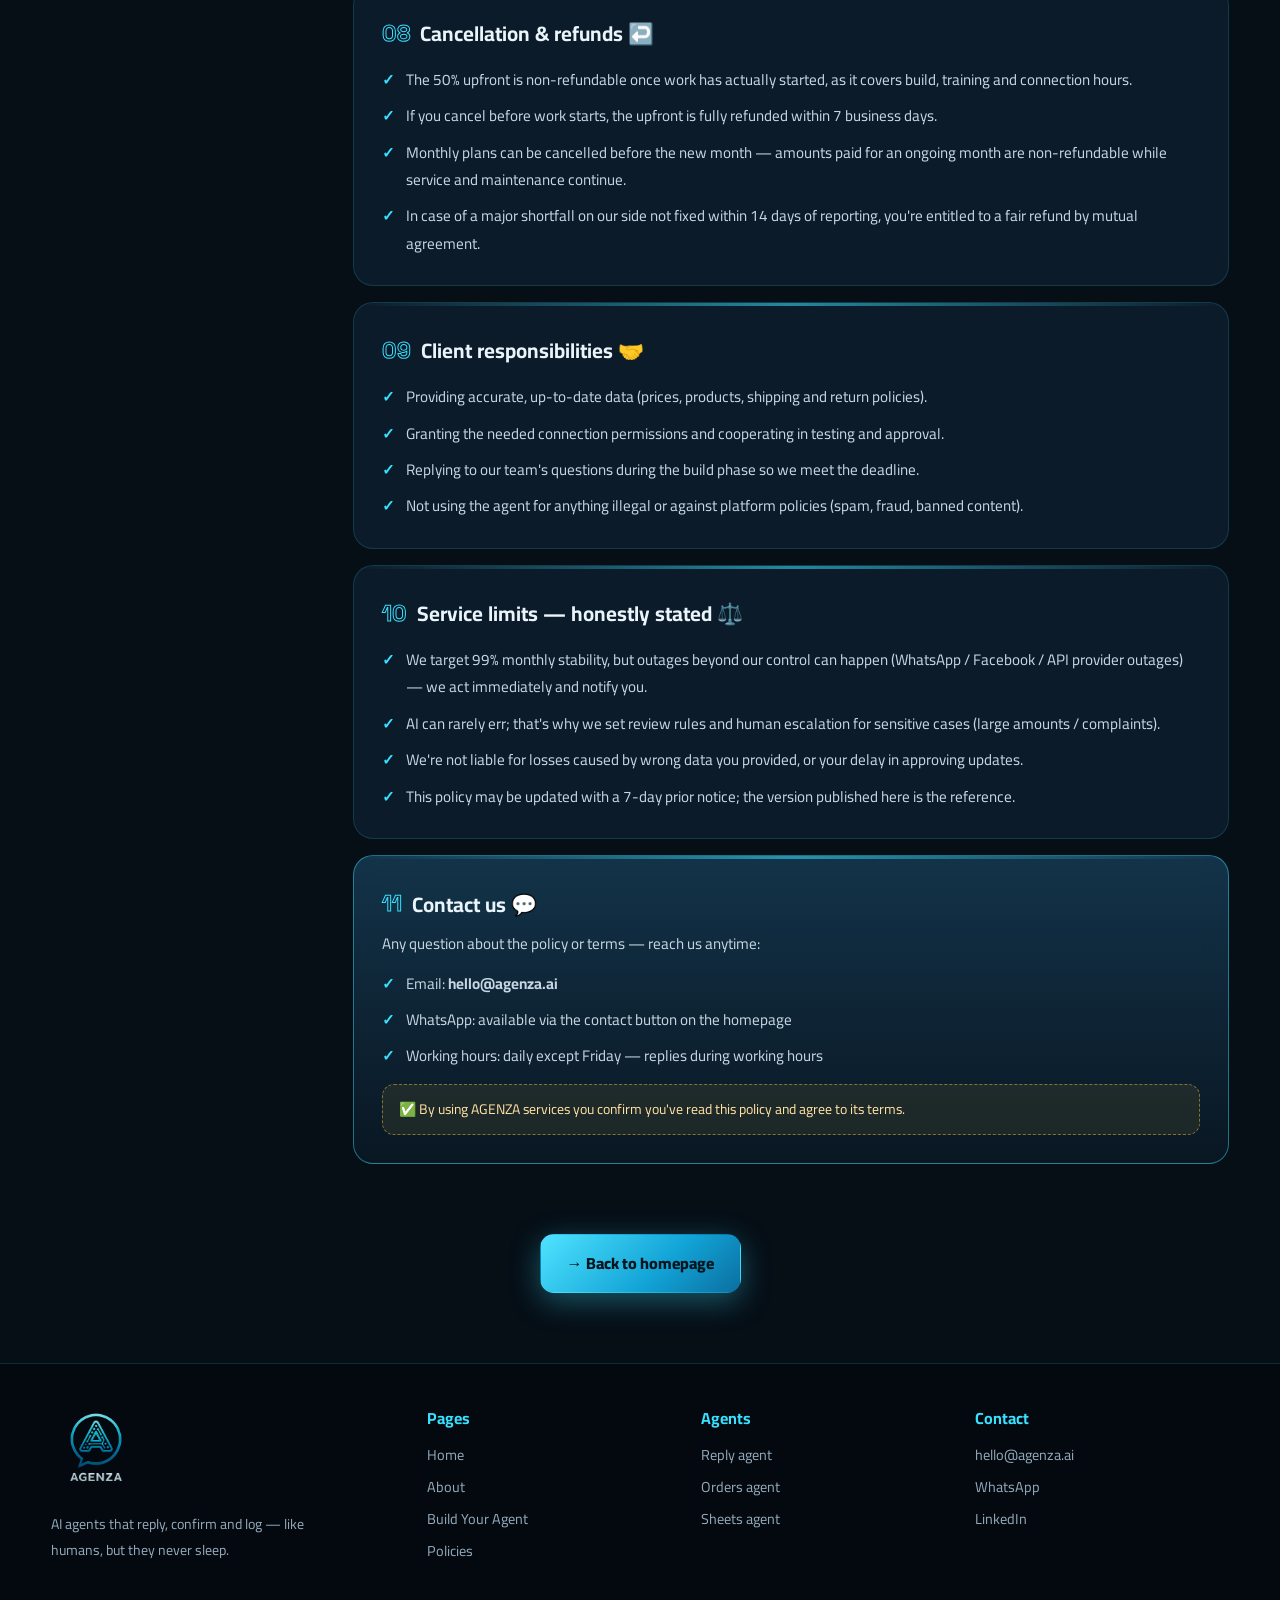
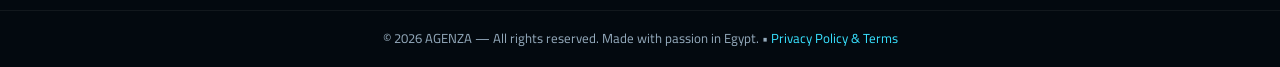
<file: policy.html>
<!DOCTYPE html>
<html lang="ar" dir="rtl">
<head>
<meta charset="UTF-8" />
<meta name="viewport" content="width=device-width, initial-scale=1.0" />
<title>سياسة الخصوصية وشروط التعامل — AGENZA</title>
<meta name="description" content="سياسة الخصوصية وشروط التعامل الخاصة بشركة AGENZA — السرية، الدفع، المصروفات الشهرية، والصيانة." />
<link rel="icon" type="image/png" href="logo/agenza-logo.png" />
<link rel="preconnect" href="https://fonts.googleapis.com" />
<link rel="preconnect" href="https://fonts.gstatic.com" crossorigin />
<link href="https://fonts.googleapis.com/css2?family=Cairo:wght@300;400;500;600;700;800;900&family=Space+Grotesk:wght@400;500;600;700&display=swap" rel="stylesheet" />
<link rel="stylesheet" href="styles.css?v=3" />
<style>
.policy-hero{padding:70px 0 10px;text-align:center}
.policy-hero .badge{margin-bottom:14px}
.policy-hero h1{font-size:clamp(2rem,4.5vw,3.2rem);font-weight:900;line-height:1.4}
.policy-hero p{color:var(--muted);max-width:62ch;margin:12px auto 0}
.updated{display:inline-flex;gap:8px;align-items:center;margin-top:16px;font-size:.85rem;color:var(--silver);background:rgba(56,225,255,.07);border:1px solid var(--stroke);padding:8px 18px;border-radius:99px}
.policy-grid{display:grid;grid-template-columns:280px 1fr;gap:22px;padding:40px 0 70px;align-items:start}
.toc{position:sticky;top:90px;background:var(--card);border:1px solid var(--stroke);border-radius:18px;padding:20px;backdrop-filter:blur(14px)}
.toc b{color:var(--cyan);font-size:.9rem;display:block;margin-bottom:12px}
.toc a{display:block;padding:8px 12px;border-radius:10px;color:var(--silver);font-size:.88rem;font-weight:600}
.toc a:hover,.toc a.active{background:rgba(56,225,255,.1);color:var(--text)}
.policy-doc{display:flex;flex-direction:column;gap:16px}
.p-card{background:var(--card);border:1px solid var(--stroke);border-radius:20px;padding:28px;backdrop-filter:blur(14px);position:relative;overflow:hidden}
.p-card::before{content:'';position:absolute;inset:0 0 auto 0;height:3px;background:linear-gradient(90deg,transparent,var(--cyan),transparent);opacity:.55}
.p-card h2{font-size:1.3rem;margin-bottom:6px;display:flex;gap:10px;align-items:center}
.p-card h2 .n{font-family:'Space Grotesk';color:transparent;-webkit-text-stroke:1px var(--cyan);font-size:1.4rem}
.p-card p,.p-card li{color:#c6d6e2;font-size:.95rem}
.p-card ul{list-style:none;display:flex;flex-direction:column;gap:9px;margin-top:12px}
.p-card ul li{padding-inline-start:24px;position:relative}
.p-card ul li::before{content:'✓';position:absolute;inset-inline-start:0;color:var(--cyan);font-weight:900}
.highlight{border-color:rgba(56,225,255,.45)!important;background:linear-gradient(180deg,rgba(22,58,82,.85),rgba(10,24,36,.9))!important}
.pay-box{display:grid;grid-template-columns:1fr 1fr;gap:12px;margin-top:14px}
.pay-box div{background:rgba(0,0,0,.3);border:1px solid rgba(255,255,255,.09);border-radius:14px;padding:16px;text-align:center}
.pay-box b{font-family:'Space Grotesk';font-size:2rem;color:var(--cyan);display:block;line-height:1.2}
.pay-box small{color:var(--muted)}
.note{background:rgba(255,206,58,.08);border:1px dashed rgba(255,206,58,.45);border-radius:12px;padding:12px 16px;margin-top:14px;font-size:.87rem;color:#ffe1a1}
.back-home{margin:0 auto 70px;display:flex;justify-content:center}
@media(max-width:900px){.policy-grid{grid-template-columns:1fr}.toc{position:static}.pay-box{grid-template-columns:1fr}}
</style>
</head>
<body>

<div id="preloader">
  <div class="loader-inner">
    <img src="logo/agenza-logo.png" alt="AGENZA" />
    <div class="loader-bar"><span></span></div>
    <p>جاري فتح سياسة التعامل…</p>
  </div>
</div>

<canvas id="particles"></canvas>
<div class="orb orb-1"></div>
<div class="orb orb-2"></div>
<div class="grid-overlay"></div>

<header class="nav">
  <div class="container nav-inner">
    <a href="index.html" class="brand">
      <img src="logo/agenza-logo.png" alt="AGENZA logo" />
      <span class="brand-text">AGENZA<small>AI AGENTS</small></span>
    </a>
    <nav class="links">
      <a href="index.html">الرئيسية</a>
      <a href="about.html">من نحن</a>
      <a href="builder.html">ابني وكيلك</a>
      <a href="policy.html">السياسات</a>
    </nav>
    <div class="nav-cta">
      <button class="langToggle" title="Switch to English">EN</button>
      <a href="builder.html" class="btn btn-primary btn-sm">ابني وكيلي ←</a>
      <button class="burger" id="burger" aria-label="menu"><span></span><span></span><span></span></button>
    </div>
  </div>
  <div class="mobile-menu" id="mobileMenu">
    <a href="index.html">الرئيسية</a>
    <a href="about.html">من نحن</a>
    <a href="builder.html">ابني وكيلك</a>
    <a href="policy.html">السياسات والشروط</a>
    <a class="langToggle" href="policy-en.html">EN</a>
  </div>
</header>

<main>
  <section class="container policy-hero">
    <div class="badge pulse-dot"><span class="dot"></span> الشفافية أولاً — مفيش بنود مستخبية</div>
    <h1>سياسة الخصوصية <span class="grad">وشروط التعامل.</span></h1>
    <p>أهلاً بيك في AGENZA. الصفحة دي فيها كل حاجة محتاج تعرفها: إزاي بنحمي أسرارك، نظام الدفع، المصروفات الشهرية، والصيانة. بالعربي وببساطة ومن غير لف ودوران.</p>
    <div class="updated">📅 آخر تحديث: سبتمبر 2026 • تسري على جميع عملاء AGENZA</div>
  </section>

  <section class="container policy-grid">
    <aside class="toc">
      <b>// محتويات الصفحة</b>
      <a href="#sec1">1 — التزام السرية</a>
      <a href="#sec2">2 — البيانات اللي بنجمعها</a>
      <a href="#sec3">3 — استخدام البيانات</a>
      <a href="#sec4">4 — نظام الدفع (50% مقدم)</a>
      <a href="#sec5">5 — المصروفات الشهرية</a>
      <a href="#sec6">6 — الصيانة والدعم</a>
      <a href="#sec7">7 — الملكية والتسليم</a>
      <a href="#sec8">8 — الإلغاء والاسترداد</a>
      <a href="#sec9">9 — مسؤوليات العميل</a>
      <a href="#sec10">10 — حدود الخدمة</a>
      <a href="#sec11">11 — تواصل معنا</a>
    </aside>

    <div class="policy-doc">
      <article class="p-card highlight" id="sec1">
        <h2><span class="n">01</span> التزام السرية — أسرارك في أمان 🔒</h2>
        <p>دي أهم نقطة عندنا. شغلنا كله قائم على الثقة، وعشان كده:</p>
        <ul>
          <li>الشركة ملتزمة <b>بعدم الإفصاح عن أي أسرار تخص العملاء</b> — لا أسماء، لا منتجات، لا أسعار، لا داتا، لا محادثات.</li>
          <li>ممنوع منعاً باتاً مشاركة بياناتك مع أي طرف ثالث لأي غرض تسويقي أو تجاري.</li>
          <li>كل أعضاء الفريق ماضيين على اتفاقية سرية (NDA) داخلية صارمة.</li>
          <li>صلاحيات الوصول للداتا محدودة بأقل عدد ممكن من المختصين القائمين على مشروعك فقط.</li>
          <li>عند انتهاء التعاقد — لو طلبت — بنمسح نسخ الداتا التشغيلية من أنظمتنا خلال 14 يوم ونبعتلك تأكيد بالمسح.</li>
          <li>لا نستخدم اسم شركتك أو شعارك في دعايتنا إلا بموافقة كتابية صريحة منك.</li>
        </ul>
      </article>

      <article class="p-card" id="sec2">
        <h2><span class="n">02</span> البيانات اللي بنجمعها وليه 📥</h2>
        <p>عشان نبني وكيل ذكي فعلاً فاهم البيزنس بتاعك، بنحتاج:</p>
        <ul>
          <li>بيانات التواصل: الاسم، رقم الواتساب، البريد الإلكتروني.</li>
          <li>بيانات البيزنس: المنتجات، الأسعار، العروض، الأسئلة الشائعة، وأسلوب الرد المفضل.</li>
          <li>صلاحيات الربط: صفحات السوشيال، WhatsApp Business، الإيميل، وملفات Google Sheets — بحدود تشغيل الوكيل فقط.</li>
          <li>سجلات المحادثات والأوردرات — لتحسين أداء الوكيل وقياس النتائج.</li>
        </ul>
        <div class="note">⚠️ مش بنطلب أبداً كلمات سر حساباتك البنكية أو بيانات الدفع الخاصة بعملائك. الوكيل بيتعامل مع تأكيد الأوردر فقط.</div>
      </article>

      <article class="p-card" id="sec3">
        <h2><span class="n">03</span> إزاي بنستخدم البيانات — ومش بنعمل بيها إيه 🛡️</h2>
        <ul>
          <li>تدريب الوكيل الخاص بيك فقط على منتجاتك وأسلوبك — مش على منتجات حد تاني.</li>
          <li>تشغيل الردود، تأكيد الأوردرات، والتسجيل في الشيتات.</li>
          <li>تقارير أداء وتحسين أسبوعي للردود.</li>
          <li><b>مش بنبيع الداتا. مش بنشاركها. مش بنستخدمها في تدريب نماذج عامة</b> تُتاح لأي عميل آخر.</li>
          <li>الاتصالات مشفرة، والوصول للوحات التحكم بكلمات سر وصلاحيات منفصلة لكل مشروع.</li>
        </ul>
      </article>

      <article class="p-card highlight" id="sec4">
        <h2><span class="n">04</span> نظام الدفع — 50% مقدم 💳</h2>
        <p>نظامنا واضح من أول يوم عشان الطرفين يبقوا مرتاحين:</p>
        <div class="pay-box">
          <div><b>50%</b><small>مقدم — يُدفع قبل بدء العمل على المشروع<br />وبه يتم حجز مكانك وبدء مرحلة البناء والتدريب</small></div>
          <div><b>50%</b><small>عند التسليم والتشغيل التجريبي<br />بعد اعتمادك للوكيل وربطه بقنواتك بنجاح</small></div>
        </div>
        <ul>
          <li>لا يبدأ أي شغل (تصميم الوكيل / التدريب / الربط) قبل استلام المقدم.</li>
          <li>الدفع عبر تحويل بنكي / محافظ إلكترونية / وسيلة الدفع المتفق عليها في عرض السعر.</li>
          <li>عرض السعر المرسل ليك هو السعر النهائي لمرحلة التأسيس — أي إضافات جديدة باتفاق مكتوب منفصل.</li>
          <li>التأخير في سداد الدفعة الثانية يوقف التسليم النهائي وخدمات التحسين لحين السداد.</li>
        </ul>
      </article>

      <article class="p-card" id="sec5">
        <h2><span class="n">05</span> المصروفات الشهرية — بتتدفع كاملة أول الشهر 🔁</h2>
        <p>بعد التسليم، الوكيل بيحتاج مصروفات تشغيل شهرية عشان يفضل شغال بكامل كفاءته. القاعدة ببساطة:</p>
        <ul>
          <li><b>المصروفات الشهرية تُدفع بالكامل في بداية كل شهر</b> (من يوم 1 إلى يوم 5 كحد أقصى).</li>
          <li>المصروفات دي بتتضمن: <b>تكلفة API الذكاء الاصطناعي</b> (استهلاك الردود) + <b>الصيانة والاستضافة والمراقبة</b>.</li>
          <li>قيمة الاشتراك الشهري ثابتة حسب باقتك، ولو استهلاكك عدّى الحد الطبيعي بنبلغك قبلها وبنقترح ترقية — مش بنفاجئك بفاتورة.</li>
          <li>عدم سداد المصروف الشهري في ميعاده قد يؤدي لإيقاف مؤقت للوكيل بعد تنبيه 48 ساعة، ويُعاد التشغيل فور السداد بدون رسوم إعادة تشغيل أول مرة.</li>
          <li>أي خدمات إضافية (قنوات جديدة / لغات جديدة / ربط CRM) تُحسب بشكل منفصل بموافقتك المسبقة.</li>
        </ul>
        <div class="note">💡 ليه مقدماً؟ لأننا بندفع تكلفة الـ API والاستضافة عنك مقدماً لشركات التشغيل، فالدفع المبكر يضمن إن وكيلك ميفصلش ولا ثانية.</div>
      </article>

      <article class="p-card" id="sec6">
        <h2><span class="n">06</span> الصيانة — معاك طول الشهر 🛠️</h2>
        <p><b>العميل بياخد خدمة صيانة طوال الشهر</b> ضمن المصروف الشهري، وتشمل:</p>
        <ul>
          <li>مراقبة الوكيل على مدار الساعة والتدخل عند أي عطل.</li>
          <li>تحسين الردود أسبوعياً بناءً على المحادثات الفعلية.</li>
          <li>تحديث الأسعار والمنتجات والعروض لما تبعتهالنا (خلال 48 ساعة عمل).</li>
          <li>إصلاح أي خلل في الربط (واتساب / سوشيال / شيتات) مجاناً.</li>
          <li>تقرير أداء مختصر آخر كل شهر: عدد المحادثات، نسبة التأكيد، وأهم الملاحظات.</li>
          <li>دعم واتساب أولوية خلال ساعات العمل + طوارئ للأعطال الحرجة.</li>
        </ul>
        <p style="margin-top:10px">الصيانة <b>لا تشمل</b>: بناء وكيل جديد تماماً، أو تغييرات جذرية في طبيعة البيزنس — ودي بتتحسب كتطوير إضافي باتفاق منفصل.</p>
      </article>

      <article class="p-card" id="sec7">
        <h2><span class="n">07</span> الملكية والتسليم 📦</h2>
        <ul>
          <li>بعد سداد كامل قيمة التأسيس، إعدادات الوكيل الخاصة ببيزنسك (الردود، قاعدة المعرفة، ملفات الربط) حق خالص ليك.</li>
          <li>البنية التقنية الأساسية الخاصة بـ AGENZA (الأكواد والمنصة) تظل ملكاً للشركة وتُمنح لك كحق استخدام طوال الاشتراك.</li>
          <li>التسليم يتم عبر تشغيل تجريبي تعتمده بنفسك قبل الإطلاق الرسمي.</li>
          <li>مدة التنفيذ المتفق عليها تبدأ من استلام المقدم + استلام كل الداتا المطلوبة منك.</li>
        </ul>
      </article>

      <article class="p-card" id="sec8">
        <h2><span class="n">08</span> الإلغاء والاسترداد ↩️</h2>
        <ul>
          <li>المقدم (50%) غير مسترد بعد بدء العمل فعلياً، لأنه يغطي ساعات البناء والتدريب والربط.</li>
          <li>لو طلبت الإلغاء قبل بدء العمل، يُسترد المقدم كاملاً خلال 7 أيام عمل.</li>
          <li>الاشتراك الشهري يمكن إلغاؤه قبل بداية الشهر الجديد — والمبالغ المدفوعة عن شهر جارٍ غير مستردة لاستمرار التشغيل والصيانة.</li>
          <li>في حالة تقصير جسيم من طرفنا وعدم إصلاحه خلال 14 يوم من الإبلاغ، يحق لك استرداد نسبة عادلة باتفاق الطرفين.</li>
        </ul>
      </article>

      <article class="p-card" id="sec9">
        <h2><span class="n">09</span> مسؤوليات العميل 🤝</h2>
        <ul>
          <li>توفير بيانات دقيقة ومحدّثة (الأسعار، المنتجات، سياسة الشحن والاستبدال).</li>
          <li>منح الصلاحيات اللازمة للربط والتعاون في مرحلة الاختبار والاعتماد.</li>
          <li>الرد على استفسارات فريقنا خلال مرحلة البناء عشان نلتزم بميعاد التسليم.</li>
          <li>عدم استخدام الوكيل في أي نشاط مخالف للقانون أو سياسات المنصات (سبام، احتيال، محتوى محظور).</li>
        </ul>
      </article>

      <article class="p-card" id="sec10">
        <h2><span class="n">10</span> حدود الخدمة — بصراحة كاملة ⚖️</h2>
        <ul>
          <li>نستهدف تشغيل مستقر 99% شهرياً، لكن قد تحدث انقطاعات خارجة عن إرادتنا (عطل واتساب / فيسبوك / مزود الـ API) — وبنتعامل معها فوراً ونبلغك.</li>
          <li>الذكاء الاصطناعي قد يخطئ نادراً؛ لذلك نضع قواعد مراجعة وتصعيد بشري للحالات الحساسة (مبالغ كبيرة / شكاوى).</li>
          <li>لسنا مسؤولين عن خسائر ناتجة عن بيانات خاطئة زوّدتنا بيها، أو تأخرك في اعتماد التحديثات.</li>
          <li>يجوز تحديث هذه السياسة بإشعار مسبق 7 أيام، والنسخة المنشورة هنا هي المرجع المعتمد.</li>
        </ul>
      </article>

      <article class="p-card highlight" id="sec11">
        <h2><span class="n">11</span> تواصل معنا 💬</h2>
        <p>لو عندك أي سؤال عن السياسة أو شروط التعامل، كلمنا في أي وقت:</p>
        <ul>
          <li>البريد: <b dir="ltr">hello@agenza.ai</b></li>
          <li>واتساب: متاح عبر زر التواصل في الصفحة الرئيسية</li>
          <li>مواعيد العمل: يومياً عدا الجمعة — يتم الرد خلال ساعات العمل</li>
        </ul>
        <div class="note">✅ باستخدامك لخدمات AGENZA فأنت تقر بأنك قرأت هذه السياسة ووافقت على بنودها.</div>
      </article>
    </div>
  </section>

  <div class="back-home">
    <a href="index.html" class="btn btn-primary">→ الرجوع للصفحة الرئيسية</a>
  </div>
</main>

<footer>
  <div class="container foot">
    <div class="f-brand"><img src="logo/agenza-logo.png" alt="AGENZA" /><p>وكلاء ذكاء اصطناعي بيردّوا، بيأكّدوا، وبيسجّلوا — كأنهم بشر، بس مابيناموش.</p></div>
    <div><b>الوكلاء</b><a href="index.html#services">وكيل الرد</a><a href="index.html#services">وكيل الأوردرات</a><a href="index.html#services">وكيل الشيتات</a></div>
    <div><b>الشركة</b><a href="index.html#how">إزاي بنشتغل</a><a href="index.html#pricing">الباقات</a><a href="policy.html">السياسة والشروط</a></div>
    <div><b>تواصل</b><a href="mailto:hello@agenza.ai">hello@agenza.ai</a><a href="#">WhatsApp</a><a href="#">LinkedIn</a></div>
  </div>
  <div class="copy">© 2026 AGENZA — All rights reserved. صُنع بشغف في مصر. • <a href="policy.html" style="color:var(--cyan)">سياسة الخصوصية وشروط التعامل</a></div>
</footer>

<a class="wa-float" href="https://wa.me/201000000000?text=%D8%A3%D9%87%D9%84%D8%A7%D9%8B%20AGENZA" target="_blank" rel="noopener" aria-label="WhatsApp">💬</a>
<script src="script.js?v=2"></script>
<script src="agent-widget.js?v=4"></script>
<script>
document.querySelectorAll('.toc a').forEach(a=>{
  a.addEventListener('click',()=>{
    document.querySelectorAll('.toc a').forEach(x=>x.classList.remove('active'));
    a.classList.add('active');
  });
});
</script>
</body>
</html>
</file>
<file: styles.css>
:root{
  --bg:#060e16;
  --bg2:#0a1a28;
  --card:rgba(16,34,50,.72);
  --stroke:rgba(56,225,255,.16);
  --cyan:#38e1ff;
  --cyan2:#19b8e6;
  --deep:#0e7fb8;
  --text:#eaf4fb;
  --muted:#93a9bb;
  --silver:#c9d8e3;
  --radius:22px;
  --shadow:0 20px 80px rgba(0,0,0,.5);
}
*{box-sizing:border-box;margin:0;padding:0}
html{scroll-behavior:smooth}
body{
  font-family:'Cairo',sans-serif;
  background:var(--bg);
  color:var(--text);
  overflow-x:hidden;
  line-height:1.8;
}
::selection{background:var(--cyan);color:#04222e}
.container{width:min(1200px,92%);margin:0 auto}
a{color:inherit;text-decoration:none}
img{max-width:100%}

/* BG FX */
#particles{position:fixed;inset:0;z-index:0;opacity:.55;pointer-events:none}
.orb{position:fixed;border-radius:50%;filter:blur(110px);z-index:0;pointer-events:none;opacity:.5}
.orb-1{width:520px;height:520px;background:radial-gradient(circle,#0fc7f0,transparent 65%);top:-140px;left:-120px;animation:float 9s ease-in-out infinite}
.orb-2{width:620px;height:620px;background:radial-gradient(circle,#0a4a6e,transparent 65%);bottom:-200px;right:-180px}
.orb-3{width:380px;height:380px;background:radial-gradient(circle,rgba(56,225,255,.5),transparent 65%);top:38%;right:22%;opacity:.25}
.grid-overlay{position:fixed;inset:0;z-index:0;pointer-events:none;opacity:.07;
  background-image:linear-gradient(rgba(56,225,255,.6) 1px,transparent 1px),linear-gradient(90deg,rgba(56,225,255,.6) 1px,transparent 1px);
  background-size:56px 56px;
  mask-image:radial-gradient(ellipse 90% 70% at 50% 20%,black,transparent 75%);
}
@keyframes float{0%,100%{transform:translateY(0)}50%{transform:translateY(30px)}}
main,header,footer{position:relative;z-index:1}

/* Preloader */
#preloader{position:fixed;inset:0;background:#04090f;z-index:99;display:flex;align-items:center;justify-content:center;transition:opacity .6s,visibility .6s}
#preloader.hide{opacity:0;visibility:hidden}
.loader-inner{text-align:center}
.loader-inner img{width:120px;filter:drop-shadow(0 0 30px rgba(56,225,255,.6));animation:pop 1.6s ease infinite}
.loader-bar{width:210px;height:4px;background:rgba(255,255,255,.1);border-radius:99px;margin:18px auto 10px;overflow:hidden}
.loader-bar span{display:block;height:100%;width:40%;border-radius:99px;background:linear-gradient(90deg,var(--cyan),var(--deep));animation:load 1.1s infinite}
.loader-inner p{color:var(--muted);font-size:.9rem}
@keyframes load{0%{transform:translateX(220%)}100%{transform:translateX(-260%)}}
@keyframes pop{0%,100%{transform:scale(1)}50%{transform:scale(1.06)}}

/* Nav */
.nav{position:sticky;top:12px;z-index:50;margin-top:12px}
.nav-inner{display:flex;align-items:center;justify-content:space-between;gap:16px;
  background:rgba(8,18,28,.72);backdrop-filter:blur(18px);-webkit-backdrop-filter:blur(18px);
  border:1px solid var(--stroke);border-radius:18px;padding:10px 18px;box-shadow:var(--shadow)}
.brand{display:flex;align-items:center;gap:10px}
.brand img{width:46px;height:46px;object-fit:contain;filter:drop-shadow(0 0 14px rgba(56,225,255,.5))}
.brand-text{font-family:'Space Grotesk';font-weight:700;letter-spacing:2px;font-size:1.15rem;line-height:1}
.brand-text small{display:block;font-size:.6rem;letter-spacing:3.5px;color:var(--cyan);font-weight:500}
.links{display:flex;gap:22px;color:var(--silver);font-weight:600;font-size:.95rem}
.links a{opacity:.85;transition:.25s}
.links a:hover{color:var(--cyan);opacity:1}
.btn{display:inline-flex;align-items:center;justify-content:center;gap:8px;border-radius:14px;padding:14px 26px;font-weight:800;font-family:inherit;cursor:pointer;border:1px solid transparent;transition:.25s;font-size:1rem}
.btn-sm{padding:10px 18px;font-size:.9rem}
.btn-primary{background:linear-gradient(135deg,#4fe3ff,#12a3d6 60%,#0b6fa0);color:#03161f;box-shadow:0 8px 30px rgba(56,225,255,.35)}
.btn-primary:hover{transform:translateY(-2px);box-shadow:0 14px 40px rgba(56,225,255,.5)}
.btn-ghost{background:rgba(56,225,255,.07);border-color:var(--stroke);color:var(--text)}
.btn-ghost:hover{background:rgba(56,225,255,.14);border-color:var(--cyan)}
.glow{position:relative}
.burger{display:none;background:none;border:0;flex-direction:column;gap:5px;cursor:pointer}
.nav-cta{display:flex;align-items:center;gap:10px}
.langToggle{background:rgba(56,225,255,.08);border:1px solid var(--stroke);color:var(--text);border-radius:99px;padding:9px 16px;font-family:inherit;font-weight:800;font-size:.82rem;cursor:pointer;transition:.25s;display:inline-flex;align-items:center;gap:6px}
.langToggle:hover{background:rgba(56,225,255,.18);border-color:var(--cyan);transform:translateY(-1px)}
.mobile-menu .langToggle{border:0;background:rgba(56,225,255,.1);text-align:center;justify-content:center;color:#8ef1ff}
.burger span{width:24px;height:2px;background:#fff;display:block;border-radius:2px}
.mobile-menu{display:none;flex-direction:column;gap:6px;background:rgba(8,18,28,.95);border:1px solid var(--stroke);border-radius:14px;margin-top:8px;padding:12px}
.mobile-menu.open{display:flex}
.mobile-menu a{padding:10px 12px;border-radius:10px}
.mobile-menu a:hover{background:rgba(56,225,255,.1)}

/* Hero */
.hero{display:grid;grid-template-columns:1.05fr .95fr;gap:40px;align-items:center;padding:70px 0 40px}
.badge{display:inline-flex;align-items:center;gap:8px;background:rgba(56,225,255,.1);border:1px solid var(--stroke);padding:8px 16px;border-radius:99px;font-size:.85rem;color:#bdefff;font-weight:700}
.pulse-dot .dot{width:9px;height:9px;border-radius:50%;background:#22ff88;box-shadow:0 0 0 0 rgba(34,255,136,.7);animation:pulse 1.8s infinite}
@keyframes pulse{70%{box-shadow:0 0 0 9px rgba(34,255,136,0)}100%{box-shadow:0 0 0 0 rgba(34,255,136,0)}}
.hero h1{font-size:clamp(2.2rem,5vw,3.7rem);line-height:1.25;font-weight:900;margin:18px 0}
.grad{background:linear-gradient(90deg,#7df0ff,#19b8e6,#7df0ff);background-size:200%;-webkit-background-clip:text;background-clip:text;color:transparent;animation:shimmer 4s linear infinite}
@keyframes shimmer{to{background-position:200%}}
.outline{color:transparent;-webkit-text-stroke:1.3px rgba(201,216,227,.85)}
.lead{color:var(--muted);font-size:1.1rem;max-width:56ch}
.hero-btns{display:flex;gap:12px;margin:24px 0;flex-wrap:wrap}
.hero-meta{display:flex;gap:14px;align-items:center;background:rgba(255,255,255,.04);border:1px solid rgba(255,255,255,.08);border-radius:16px;padding:12px 16px;max-width:480px}
.avatars{display:flex}
.avatars span{width:36px;height:36px;border-radius:50%;display:grid;place-items:center;font-weight:800;background:linear-gradient(135deg,#164e63,#0ea5c9);border:2px solid var(--bg);margin-inline-end:-10px;color:#fff}
.avatars span:last-child{background:#0b2a3c;color:var(--cyan)}
.hero-meta strong{display:block;font-size:.95rem}
.hero-meta small{color:var(--muted);font-size:.8rem}
.mini-stats{display:flex;gap:34px;margin-top:20px}
.mini-stats b{font-family:'Space Grotesk';font-size:2.4rem;font-weight:700;color:var(--cyan);display:block;line-height:1.2;text-shadow:0 0 24px rgba(56,225,255,.45)}
.mini-stats b span{font-size:inherit;color:inherit}
.mini-stats>div>span{color:var(--muted);font-size:.88rem;font-weight:600}

/* Phone */
.phone-wrap{position:relative;display:flex;justify-content:center}
.phone-glow{position:absolute;width:78%;height:88%;background:radial-gradient(ellipse,rgba(56,225,255,.35),transparent 70%);filter:blur(30px);top:6%}
.chat-card{position:relative;width:min(380px,100%);background:linear-gradient(180deg,#0d2233,#081522);border:1px solid rgba(56,225,255,.28);border-radius:26px;overflow:hidden;box-shadow:0 30px 90px rgba(0,0,0,.6),0 0 60px rgba(56,225,255,.15)}
.chat-head{display:flex;gap:10px;align-items:center;padding:14px;background:rgba(56,225,255,.06);border-bottom:1px solid rgba(56,225,255,.15)}
.chat-head img{width:44px;height:44px;border-radius:12px;object-fit:cover}
.chat-head strong{font-size:.85rem;display:block;line-height:1.4}
.chat-head small{font-size:.72rem;color:#7de9ff;display:flex;gap:5px;align-items:center}
.chat-head small i{width:7px;height:7px;background:#22ff88;border-radius:50%;display:inline-block}
.chat-icons{margin-inline-start:auto;color:var(--muted);letter-spacing:3px;font-size:.7rem}
.chat-body{min-height:380px;max-height:420px;overflow:hidden;padding:16px;display:flex;flex-direction:column;gap:10px}
.chat-input{display:flex;align-items:center;justify-content:space-between;padding:12px 14px;border-top:1px solid rgba(255,255,255,.08);color:var(--muted);font-size:.85rem}
.chat-input button{width:36px;height:36px;border-radius:50%;border:0;background:linear-gradient(135deg,var(--cyan),var(--deep));cursor:pointer}
.msg{max-width:82%;padding:10px 14px;border-radius:16px;font-size:.85rem;line-height:1.7;animation:msgIn .45s ease both}
.msg.ai{background:rgba(56,225,255,.12);border:1px solid rgba(56,225,255,.2);border-start-start-radius:4px;align-self:flex-start}
.msg.user{background:rgba(255,255,255,.09);border-start-end-radius:4px;align-self:flex-end}
.msg.sys{align-self:center;background:rgba(34,255,136,.12);border:1px dashed rgba(34,255,136,.4);color:#a9ffcf;font-size:.78rem;border-radius:12px}
.typing{display:flex;gap:4px;padding:12px 16px}
.typing i{width:7px;height:7px;border-radius:50%;background:var(--cyan);animation:tp 1s infinite}
.typing i:nth-child(2){animation-delay:.15s}.typing i:nth-child(3){animation-delay:.3s}
@keyframes tp{0%,100%{opacity:.3;transform:translateY(0)}50%{opacity:1;transform:translateY(-4px)}}
@keyframes msgIn{from{opacity:0;transform:translateY(10px) scale(.98)}to{opacity:1;transform:none}}
.float-card{position:absolute;display:flex;gap:10px;align-items:center;background:rgba(10,24,36,.9);backdrop-filter:blur(12px);border:1px solid var(--stroke);border-radius:16px;padding:10px 14px;font-size:.8rem;box-shadow:var(--shadow);animation:float 5s ease-in-out infinite}
.fc-1{top:12%;right:-8px}
.fc-2{bottom:22%;left:-14px;animation-delay:1.2s}
.fc-3{bottom:-18px;right:10%;animation-delay:2s}
.fc-icon{width:36px;height:36px;border-radius:50%;display:grid;place-items:center;background:rgba(34,255,136,.18);color:#22ff88;font-weight:900}
.fc-icon.sheet{background:rgba(56,225,255,.18);color:var(--cyan)}
.float-card strong{display:block;line-height:1.4}
.float-card small{color:var(--muted)}
.stars{color:#ffce3a}

/* Marquee */
.marquee-wrap{direction:ltr;border-block:1px solid var(--stroke);background:rgba(56,225,255,.04);overflow:hidden;padding:14px 0;margin:30px 0;position:relative;z-index:1;
  -webkit-mask-image:linear-gradient(90deg,transparent,#000 6%,#000 94%,transparent);
  mask-image:linear-gradient(90deg,transparent,#000 6%,#000 94%,transparent)}
.marquee{display:flex;width:max-content;will-change:transform;animation:mq 60s linear infinite;font-family:'Space Grotesk';color:var(--silver)}
.marquee:hover{animation-play-state:paused}
.mq-group{display:flex;align-items:center;gap:26px;padding-inline-end:26px;white-space:nowrap;flex-shrink:0}
.marquee i{color:var(--cyan);font-style:normal}
@keyframes mq{from{transform:translateX(0)}to{transform:translateX(-50%)}}

/* Sections */
.section{padding:70px 0}
.sec-head{max-width:720px;margin-bottom:34px}
.sec-head small{color:var(--cyan);font-weight:800;letter-spacing:1px}
.sec-head h2{font-size:clamp(1.7rem,3.5vw,2.6rem);font-weight:900;line-height:1.4;margin:8px 0}
.sec-head p{color:var(--muted)}
.cards3{display:grid;grid-template-columns:repeat(3,1fr);gap:18px}
.card{background:var(--card);border:1px solid var(--stroke);border-radius:var(--radius);padding:26px;backdrop-filter:blur(14px);transition:.3s;position:relative;overflow:hidden}
.card::before{content:'';position:absolute;inset:0 0 auto 0;height:3px;background:linear-gradient(90deg,transparent,var(--cyan),transparent);opacity:.6}
.card:hover{transform:translateY(-6px);border-color:rgba(56,225,255,.45);box-shadow:0 24px 60px rgba(0,0,0,.5),0 0 40px rgba(56,225,255,.12)}
.card.featured{background:linear-gradient(180deg,rgba(22,58,82,.9),rgba(10,24,36,.9));border-color:rgba(56,225,255,.4)}
.card-top{display:flex;justify-content:space-between;align-items:center;margin-bottom:12px}
.icon{width:52px;height:52px;border-radius:16px;display:grid;place-items:center;font-size:1.5rem;background:rgba(56,225,255,.12);border:1px solid var(--stroke)}
.tag{font-size:.72rem;background:rgba(255,255,255,.08);padding:5px 12px;border-radius:99px;color:var(--silver);border:1px solid rgba(255,255,255,.1)}
.tag.hot{background:rgba(56,225,255,.18);color:#8ef1ff;border-color:rgba(56,225,255,.4)}
.card h3{font-size:1.3rem;margin-bottom:8px}
.card p{color:var(--muted);font-size:.93rem;margin-bottom:14px}
.card ul{list-style:none;display:flex;flex-direction:column;gap:8px;margin-bottom:16px}
.card ul li{font-size:.87rem;color:#cfe0ec;padding-inline-start:22px;position:relative}
.card ul li::before{content:'✓';position:absolute;inset-inline-start:0;color:var(--cyan);font-weight:900}
.mock{border-radius:14px;padding:12px;font-size:.8rem;background:rgba(0,0,0,.3);border:1px solid rgba(255,255,255,.08)}
.mini-chat{display:flex;flex-direction:column;gap:8px}
.m-user{align-self:flex-end;background:rgba(255,255,255,.1);padding:8px 12px;border-radius:12px;border-start-end-radius:4px}
.m-ai{align-self:flex-start;background:rgba(56,225,255,.12);border:1px solid rgba(56,225,255,.2);padding:8px 12px;border-radius:12px;border-start-start-radius:4px;color:#d6f7ff}
.mock.order{display:flex;justify-content:space-between;align-items:center}
.mock.order em{font-style:normal;font-family:'Space Grotesk';color:#22ff88;font-weight:700;font-size:1.1rem}
.mock.order small{color:var(--muted);display:block}
.sheet-mock{display:grid;grid-template-columns:repeat(3,1fr);gap:6px}
.sheet-mock span{height:22px;border-radius:6px;background:rgba(255,255,255,.07)}
.sheet-mock span.on{background:rgba(56,225,255,.35)}

.compare{margin-top:22px;border:1px solid var(--stroke);border-radius:18px;overflow:hidden;background:rgba(255,255,255,.02)}
.cmp-head,.cmp-row{display:grid;grid-template-columns:1fr 1.2fr 1fr;text-align:center;padding:14px;font-size:.88rem}
.cmp-head{background:rgba(56,225,255,.08);font-weight:800}
.cmp-row{border-top:1px solid rgba(255,255,255,.07);color:var(--muted)}
.cmp-row .agenza,.cmp-head .agenza{color:#8ef1ff;font-weight:800}

/* How */
.how{background:linear-gradient(180deg,transparent,rgba(14,127,184,.08),transparent)}
.steps{display:grid;grid-template-columns:repeat(4,1fr);gap:16px}
.step{background:var(--card);border:1px solid var(--stroke);border-radius:18px;padding:22px;transition:.3s}
.step:hover{border-color:var(--cyan);transform:translateY(-4px)}
.step em{font-style:normal;font-family:'Space Grotesk';font-size:2rem;font-weight:700;color:transparent;-webkit-text-stroke:1px var(--cyan)}
.step h4{margin:8px 0;font-size:1.05rem}
.step p{color:var(--muted);font-size:.88rem}

/* Demo */
.demo-tabs{display:flex;gap:10px;margin-bottom:16px;flex-wrap:wrap}
.demo-tabs button{background:rgba(255,255,255,.05);border:1px solid rgba(255,255,255,.1);color:var(--text);padding:10px 20px;border-radius:99px;cursor:pointer;font-family:inherit;font-weight:700;transition:.25s}
.demo-tabs button.active{background:linear-gradient(135deg,var(--cyan),var(--deep));color:#03161f;border-color:transparent}
.demo-box{display:grid;grid-template-columns:1.3fr .7fr;gap:0;border:1px solid var(--stroke);border-radius:20px;overflow:hidden;background:rgba(8,18,28,.8)}
.demo-chat{min-height:360px;max-height:420px;overflow-y:auto;padding:20px;display:flex;flex-direction:column;gap:10px;background:radial-gradient(ellipse at 50% 0%,rgba(56,225,255,.08),transparent 60%)}
.demo-side{padding:24px;border-inline-start:1px solid var(--stroke);background:rgba(56,225,255,.03)}
.demo-side h4{font-size:1.15rem;margin-bottom:6px}
.demo-side p{color:var(--muted);font-size:.9rem;margin-bottom:14px}
.demo-log{display:flex;flex-direction:column;gap:8px;margin-bottom:16px;font-size:.82rem}
.demo-log div{background:rgba(0,0,0,.3);border:1px solid rgba(255,255,255,.08);border-radius:10px;padding:8px 12px;color:var(--silver)}
.demo-log b{color:var(--cyan)}

/* Integrations */
.integ-grid{display:grid;grid-template-columns:repeat(4,1fr);gap:14px}
.integ{background:var(--card);border:1px solid var(--stroke);border-radius:16px;padding:18px;text-align:center;transition:.25s}
.integ:hover{transform:translateY(-4px) scale(1.02);border-color:var(--cyan)}
.integ i{font-style:normal;font-size:1.5rem}
.integ b{display:block;margin:6px 0 2px}
.integ small{color:var(--muted)}
.quote-strip{margin-top:20px;text-align:center;background:linear-gradient(135deg,rgba(56,225,255,.12),rgba(14,127,184,.08));border:1px solid var(--stroke);border-radius:18px;padding:26px}
.quote-strip p{font-size:1.15rem;font-weight:700}
.quote-strip b{color:var(--cyan)}
.quote-strip small{color:var(--muted)}

/* Pricing */
.pricing{display:grid;grid-template-columns:repeat(3,1fr);gap:16px}
.price{background:var(--card);border:1px solid var(--stroke);border-radius:20px;padding:28px;position:relative}
.price.pro{border-color:var(--cyan);box-shadow:0 0 50px rgba(56,225,255,.15);transform:scale(1.03)}
.price h4{color:var(--cyan)}
.p-num{font-family:'Space Grotesk';font-size:2rem;font-weight:700;margin:8px 0}
.p-num small{font-size:.85rem;color:var(--muted);font-family:'Cairo'}
.price ul{list-style:none;margin:14px 0 20px;display:flex;flex-direction:column;gap:9px;color:#cfe0ec;font-size:.9rem}
.price .btn{width:100%}

/* FAQ */
.faq{display:flex;flex-direction:column;gap:12px;max-width:820px}
.faq details{background:var(--card);border:1px solid var(--stroke);border-radius:16px;padding:18px 20px;cursor:pointer}
.faq summary{font-weight:800;cursor:pointer;list-style:none;display:flex;justify-content:space-between;align-items:center}
.faq summary::after{content:'+';color:var(--cyan);font-size:1.4rem}
.faq details[open] summary::after{content:'−'}
.faq p{color:var(--muted);margin-top:10px;font-size:.93rem}

/* Contact */
.contact-box{display:grid;grid-template-columns:1fr 1fr;gap:0;border-radius:24px;overflow:hidden;border:1px solid rgba(56,225,255,.3);background:linear-gradient(135deg,#0c2233,#071422)}
.c-copy{padding:40px}
.c-copy h2{font-size:2.2rem;line-height:1.4;margin:10px 0}
.c-copy small{color:var(--cyan);font-weight:800}
.c-copy p{color:var(--muted);margin-bottom:14px}
.c-points{list-style:none;margin-bottom:20px;color:#cfe0ec;font-weight:700;display:flex;flex-direction:column;gap:6px}
.c-direct{display:flex;gap:10px;flex-wrap:wrap}
.c-form{background:rgba(0,0,0,.25);padding:36px;display:flex;flex-direction:column;gap:14px}
.c-form label{font-size:.85rem;font-weight:700;display:flex;flex-direction:column;gap:6px;color:var(--silver)}
.c-form input,.c-form select,.c-form textarea{background:rgba(255,255,255,.06);border:1px solid rgba(255,255,255,.12);border-radius:12px;padding:12px 14px;color:#fff;font-family:inherit;font-size:.92rem;outline:none;transition:.2s}
.c-form input:focus,.c-form select:focus,.c-form textarea:focus{border-color:var(--cyan);box-shadow:0 0 0 3px rgba(56,225,255,.15)}
.c-form select option{color:#000}
.form-note{color:var(--muted);font-size:.75rem}

/* Footer */
footer{border-top:1px solid var(--stroke);margin-top:40px;background:rgba(4,9,15,.9)}
.foot{display:grid;grid-template-columns:1.4fr 1fr 1fr 1fr;gap:20px;padding:40px 0}
.f-brand img{width:90px}
.f-brand p{color:var(--muted);font-size:.88rem;margin-top:10px;max-width:32ch}
.foot b{display:block;margin-bottom:10px;color:var(--cyan)}
.foot a{display:block;color:var(--muted);font-size:.9rem;margin-bottom:6px}
.foot a:hover{color:var(--text)}
.copy{text-align:center;padding:16px;color:var(--muted);font-size:.82rem;border-top:1px solid rgba(255,255,255,.06)}
.sticky-cta{position:fixed;bottom:18px;left:50%;transform:translateX(-50%);z-index:40;background:linear-gradient(135deg,var(--cyan),var(--deep));color:#03161f;font-weight:900;padding:12px 28px;border-radius:99px;box-shadow:0 12px 40px rgba(56,225,255,.45);display:none}

/* Reveal */
.reveal{opacity:0;transform:translateY(26px);transition:opacity .7s ease,transform .7s ease}
.reveal.visible{opacity:1;transform:none}

/* Responsive */
@media(max-width:1020px){
  .hero{grid-template-columns:1fr;text-align:center}
  .hero-copy{display:flex;flex-direction:column;align-items:center}
  .cards3,.steps,.pricing{grid-template-columns:1fr}
  .integ-grid{grid-template-columns:repeat(2,1fr)}
  .demo-box,.contact-box{grid-template-columns:1fr}
  .links{display:none}
  .burger{display:flex}
  .fc-1{right:0}.fc-2{left:0}
  .foot{grid-template-columns:1fr 1fr}
  .sticky-cta{display:inline-flex}
}

/* ===== Phones & small screens ===== */
@media(max-width:640px){
  *{-webkit-tap-highlight-color:transparent}
  .container{width:min(1200px,94%)}
  .nav{top:8px}
  .nav-inner{padding:8px 12px;border-radius:14px;gap:10px}
  .brand img{width:38px;height:38px}
  .brand-text{font-size:.95rem}
  .nav-cta .btn{padding:9px 12px;font-size:.78rem}
  .langToggle{padding:8px 12px;font-size:.75rem}
  .mobile-menu a{padding:12px;font-size:.95rem}

  .section{padding:46px 0}
  .hero{padding:40px 0 26px;gap:26px}
  .hero h1{font-size:1.95rem;line-height:1.5}
  .lead{font-size:.95rem}
  .badge{font-size:.76rem;padding:7px 13px;text-align:center}
  .hero-btns{width:100%}
  .hero-btns .btn{flex:1 1 100%;padding:15px 18px}
  .hero-meta{max-width:100%;width:100%}
  .mini-stats{width:100%;justify-content:space-between;gap:12px}
  .mini-stats b{font-size:1.9rem}

  /* phone mockup: stack cards under chat instead of overlapping */
  .hero-visual{width:100%}
  .phone-wrap{flex-direction:column;align-items:center;gap:10px}
  .phone-glow{display:none}
  .chat-card{width:min(380px,100%)}
  .chat-body{min-height:300px;max-height:340px;padding:12px}
  .msg{font-size:.8rem}
  .float-card{position:static;animation:none;width:min(380px,100%);justify-content:flex-start}
  .fc-1,.fc-2,.fc-3{top:auto;bottom:auto;left:auto;right:auto}

  /* comparison table: horizontal scroll instead of squeeze */
  .compare{overflow-x:auto;-webkit-overflow-scrolling:touch}
  .cmp-head,.cmp-row{min-width:540px;font-size:.8rem}

  .card,.step,.price{padding:20px}
  .integ{padding:14px 8px}
  .integ b{font-size:.85rem}
  .quote-strip p{font-size:.98rem}
  .demo-chat{min-height:300px;max-height:340px;padding:14px}
  .demo-side{padding:18px}
  .demo-tabs button{padding:9px 15px;font-size:.82rem}
  .faq details{padding:15px}
  .c-copy{padding:26px 20px}
  .c-copy h2{font-size:1.7rem}
  .c-form{padding:24px 18px}
  /* 16px inputs = no auto-zoom on iPhone */
  .c-form input,.c-form select,.c-form textarea,.b-form input,.b-form select,.b-form textarea{font-size:16px}
  .foot{grid-template-columns:1fr 1fr;gap:16px;padding:30px 0}
  .copy{font-size:.75rem;padding:14px 10px}
  .b-nav{flex-wrap:wrap}
  .b-nav .btn{flex:1 1 auto}
  .sticky-cta{bottom:calc(12px + env(safe-area-inset-bottom));padding:12px 24px;font-size:.9rem;max-width:94%;white-space:nowrap}

  /* inner pages */
  .about-hero h1,.policy-hero h1,.builder-hero h1{font-size:1.8rem}
  .story-card,.p-card{padding:20px}
  .b-main{padding:18px}
  .b-side{padding:18px}
  .pay-box{grid-template-columns:1fr 1fr}
  .t-body{padding:12px 14px;font-size:.88rem}
  .num b{font-size:1.7rem}
  .cta-band{padding:32px 18px}
}

@media(max-width:380px){
  .hero h1{font-size:1.7rem}
  .integ-grid{grid-template-columns:1fr 1fr;gap:10px}
  .mini-stats b{font-size:1.6rem}
  .brand-text small{display:none}
}

/* ===== WhatsApp floating button ===== */
.wa-float{position:fixed;bottom:22px;inset-inline-end:22px;z-index:60;width:60px;height:60px;border-radius:50%;background:#25D366;display:grid;place-items:center;font-size:1.7rem;text-decoration:none;box-shadow:0 12px 35px rgba(37,211,102,.45);transition:.25s}
.wa-float:hover{transform:scale(1.08)}
.wa-float::after{content:'';position:absolute;inset:-4px;border-radius:50%;border:2px solid rgba(37,211,102,.5);animation:waPulse 2s infinite;pointer-events:none}
@keyframes waPulse{0%{transform:scale(.9);opacity:1}100%{transform:scale(1.25);opacity:0}}
@media(max-width:640px){
  .wa-float{bottom:calc(70px + env(safe-area-inset-bottom));inset-inline-end:12px;width:54px;height:54px}
}

/* ===== On-site AI agent widget ===== */
#agWidget{position:fixed;bottom:22px;inset-inline-start:22px;z-index:60;font-family:'Cairo',sans-serif}
.ag-fab{position:relative;width:62px;height:62px;border-radius:50%;border:1px solid rgba(56,225,255,.5);cursor:pointer;font-size:1.6rem;background:linear-gradient(135deg,#123650,#081522);box-shadow:0 12px 40px rgba(0,0,0,.55),0 0 30px rgba(56,225,255,.35);transition:.25s;color:#fff}
.ag-fab:hover{transform:scale(1.07)}
.ag-fab-dot{position:absolute;top:4px;inset-inline-end:6px;width:12px;height:12px;border-radius:50%;background:#22ff88;border:2px solid #081522}
.ag-tip{position:absolute;bottom:74px;inset-inline-start:0;white-space:nowrap;background:rgba(10,24,36,.95);border:1px solid var(--stroke);color:#bdefff;font-size:.78rem;font-weight:700;padding:8px 14px;border-radius:12px;opacity:0;transform:translateY(6px);transition:.35s;pointer-events:none}
.ag-tip.show{opacity:1;transform:none}
.ag-panel{position:absolute;bottom:76px;inset-inline-start:0;width:min(370px,calc(100vw - 32px));height:min(540px,70vh);display:flex;flex-direction:column;background:linear-gradient(180deg,#0d2233,#081522);border:1px solid rgba(56,225,255,.35);border-radius:20px;overflow:hidden;box-shadow:0 30px 90px rgba(0,0,0,.65);opacity:0;visibility:hidden;transform:translateY(14px) scale(.98);transition:.3s}
.ag-panel.open{opacity:1;visibility:visible;transform:none}
.ag-head{display:flex;gap:10px;align-items:center;padding:13px 14px;background:rgba(56,225,255,.07);border-bottom:1px solid rgba(56,225,255,.18)}
.ag-head img{width:40px;height:40px;border-radius:11px;object-fit:cover}
.ag-head strong{font-size:.88rem;display:block}
.ag-head small{font-size:.7rem;color:#7de9ff;display:flex;gap:5px;align-items:center}
.ag-head small i{width:7px;height:7px;background:#22ff88;border-radius:50%;display:inline-block}
.ag-head button{margin-inline-start:auto;background:none;border:0;color:var(--muted);font-size:1rem;cursor:pointer;padding:6px}
.ag-body{flex:1;overflow-y:auto;padding:14px;display:flex;flex-direction:column;gap:9px}
.ag-body .msg{font-size:.83rem;line-height:1.75}
.ag-body .msg b{color:#8ef1ff}
.ag-btn{display:inline-block;margin-top:9px;background:linear-gradient(135deg,var(--cyan),var(--deep));color:#03161f!important;font-weight:800;font-size:.8rem;padding:9px 16px;border-radius:11px}
.ag-chips{display:flex;gap:7px;padding:0 12px 10px;flex-wrap:wrap}
.ag-chips button{background:rgba(56,225,255,.09);border:1px solid var(--stroke);color:#bdefff;border-radius:99px;padding:7px 13px;font-family:inherit;font-size:.75rem;font-weight:700;cursor:pointer;transition:.2s}
.ag-chips button:hover{background:rgba(56,225,255,.2)}
.ag-input{display:flex;gap:8px;padding:11px 12px;border-top:1px solid rgba(255,255,255,.09)}
.ag-input input{flex:1;background:rgba(255,255,255,.06);border:1px solid rgba(255,255,255,.13);border-radius:12px;padding:11px 13px;color:#fff;font-family:inherit;font-size:.85rem;outline:none;min-width:0}
.ag-input input:focus{border-color:var(--cyan)}
.ag-input button{width:42px;height:42px;flex-shrink:0;border-radius:12px;border:0;background:linear-gradient(135deg,var(--cyan),var(--deep));cursor:pointer;font-size:1rem}
@media(max-width:640px){
  #agWidget{bottom:calc(70px + env(safe-area-inset-bottom));inset-inline-start:12px}
  .ag-fab{width:56px;height:56px}
  .ag-panel{bottom:68px}
}
</file>
